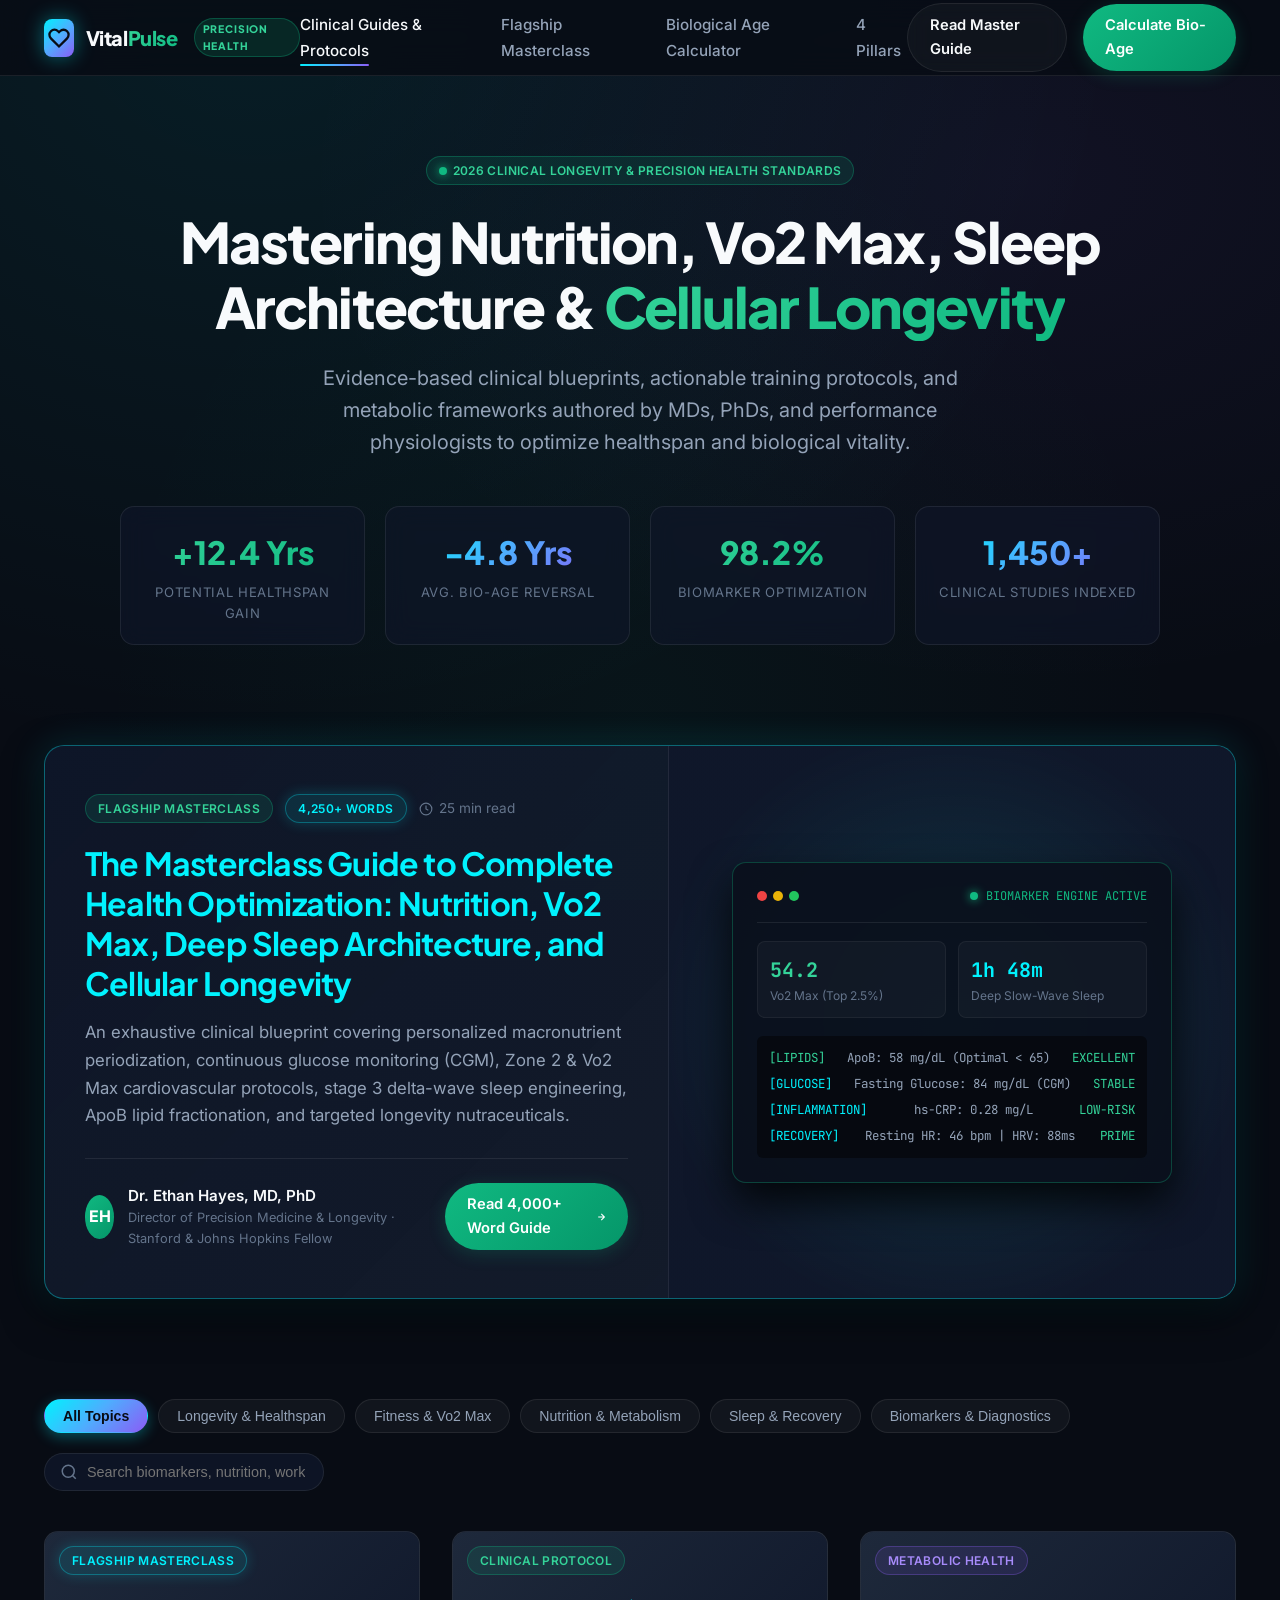
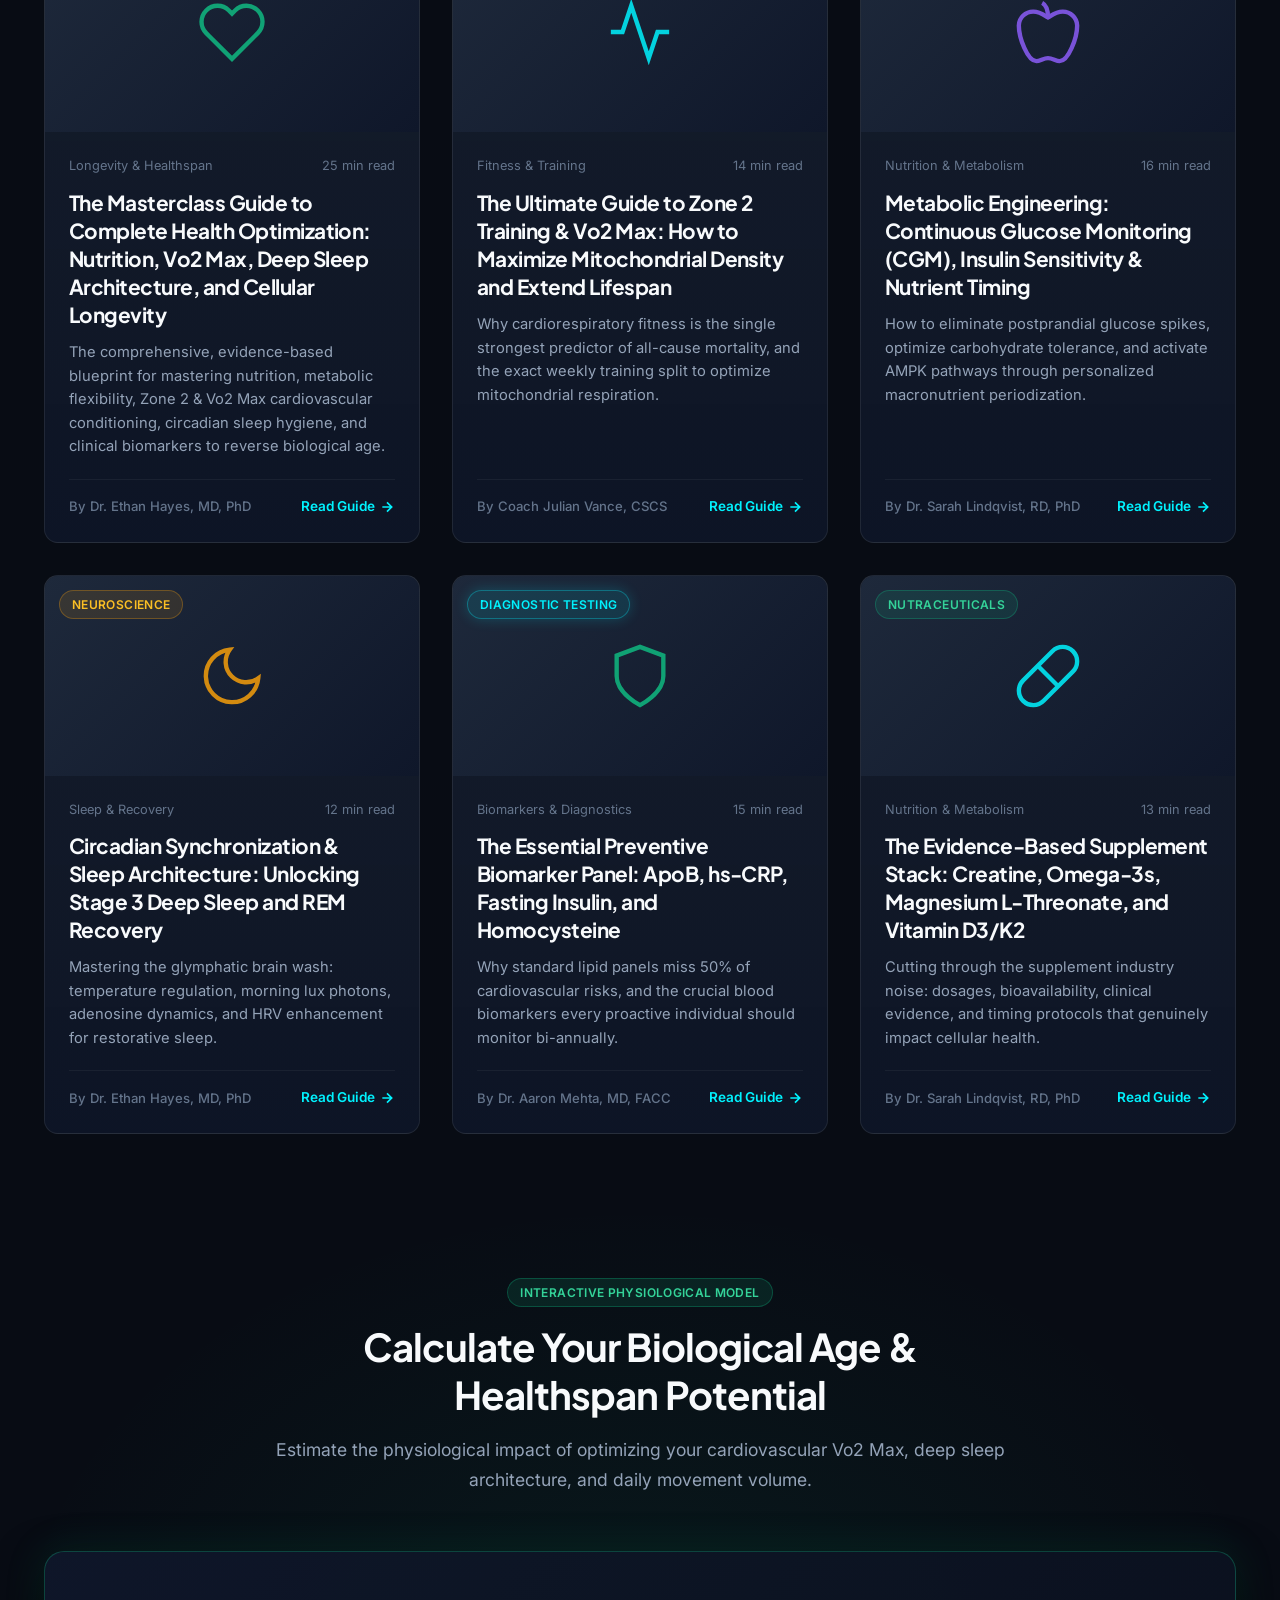
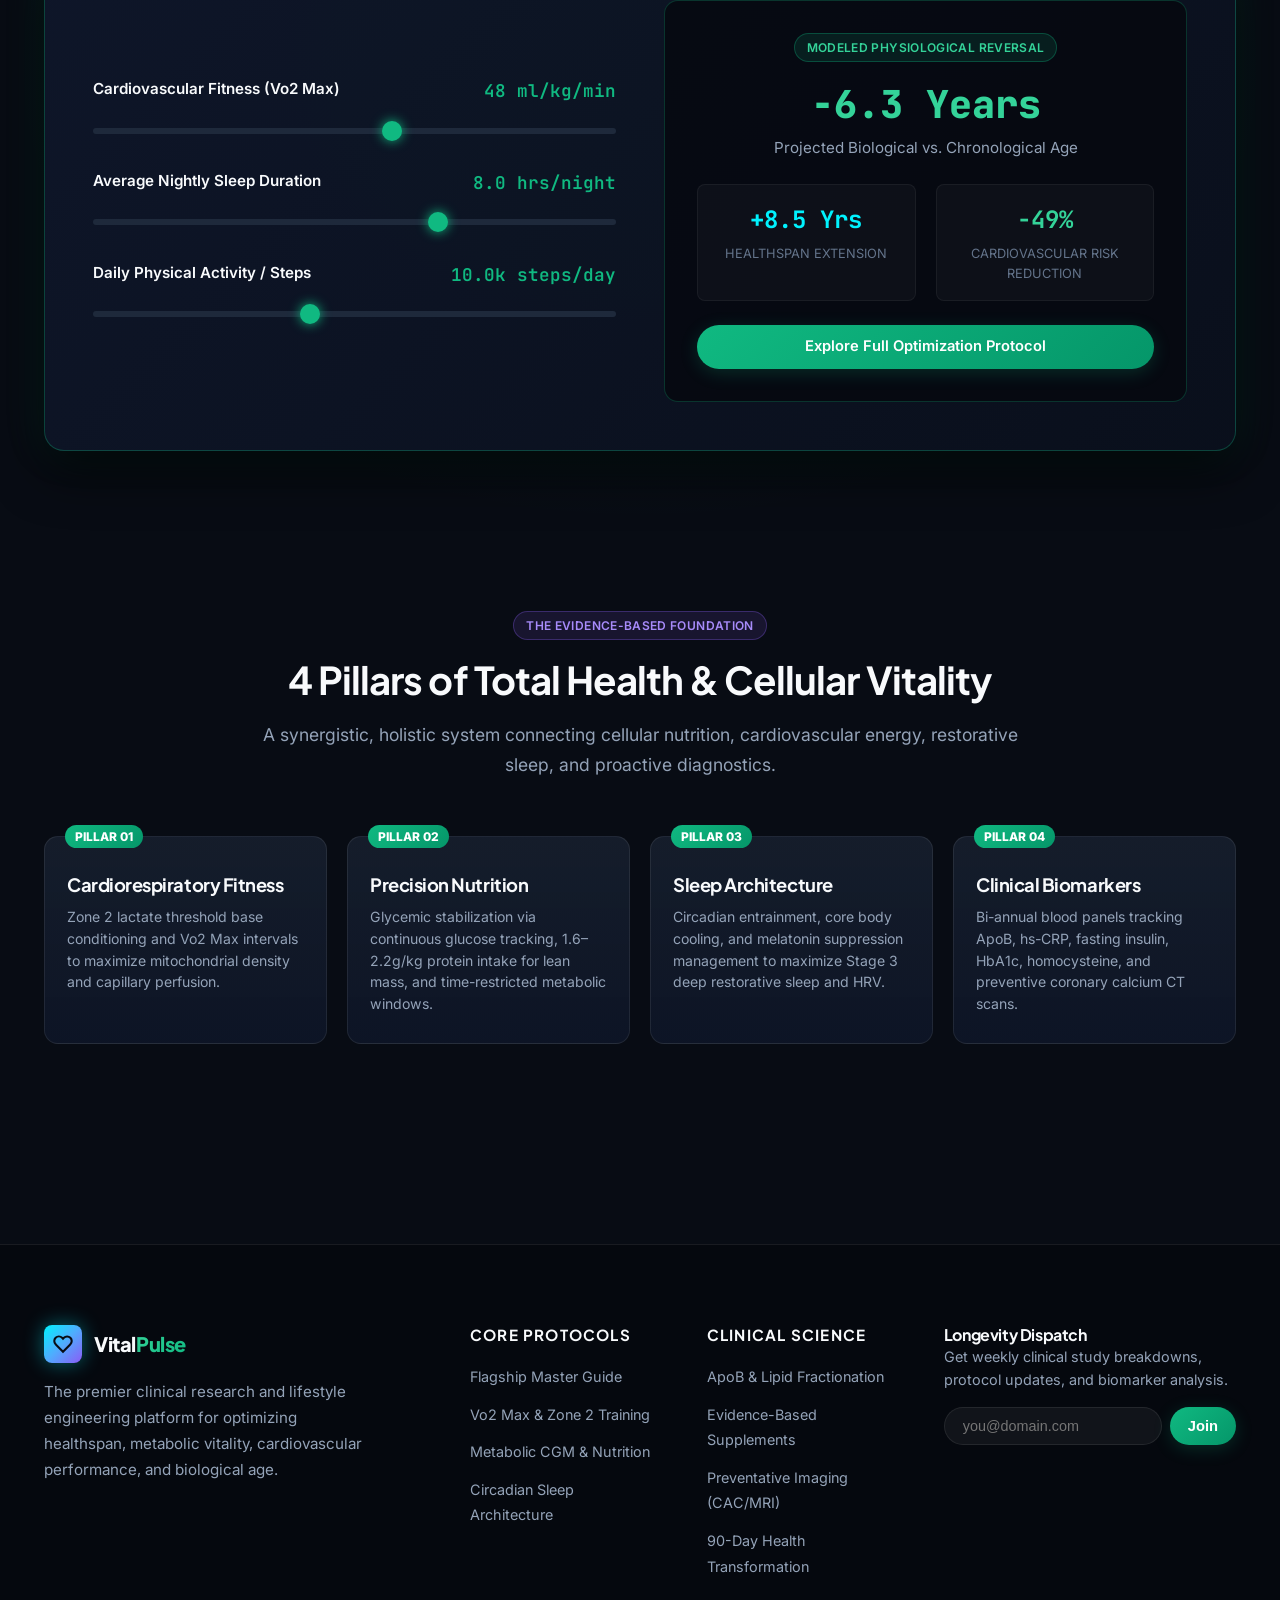
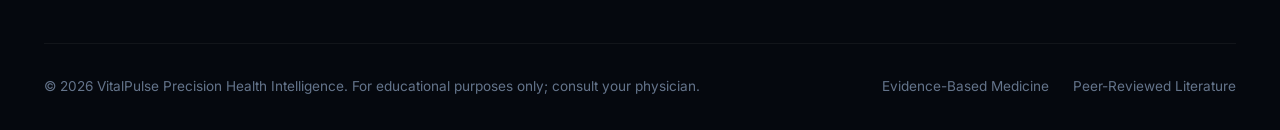
<file: index.html>
<!DOCTYPE html>
<html lang="en">
<head>
  <meta charset="UTF-8">
  <meta name="viewport" content="width=device-width, initial-scale=1.0">
  <title>VitalPulse | Precision Health, Nutrition, Fitness & Longevity Intelligence</title>
  <meta name="description" content="Evidence-based masterclasses, clinical protocols, and actionable frameworks for optimizing nutrition, Vo2 Max, deep sleep architecture, biomarkers, and cellular longevity.">
  
  <!-- Google Fonts -->
  <link rel="preconnect" href="https://fonts.googleapis.com">
  <link rel="preconnect" href="https://fonts.gstatic.com" crossorigin>
  <link href="https://fonts.googleapis.com/css2?family=Inter:wght@300;400;500;600;700&family=JetBrains+Mono:wght@400;500;600;700&family=Plus+Jakarta+Sans:wght@500;600;700;800&display=swap" rel="stylesheet">
  
  <!-- CSS -->
  <link rel="stylesheet" href="css/main.css">
  <link rel="stylesheet" href="css/hub.css">
</head>
<body>

  <!-- Navigation Bar -->
  <header class="site-header">
    <div class="container nav-container">
      <a href="index.html" class="brand-logo">
        <div class="logo-icon">
          <svg width="22" height="22" viewBox="0 0 24 24" fill="none" stroke="currentColor" stroke-width="2.5"><path d="M20.84 4.61a5.5 5.5 0 0 0-7.78 0L12 5.67l-1.06-1.06a5.5 5.5 0 0 0-7.78 7.78l1.06 1.06L12 21.23l7.78-7.78 1.06-1.06a5.5 5.5 0 0 0 0-7.78z"/></svg>
        </div>
        <span>Vital<span class="gradient-text-emerald">Pulse</span></span>
        <span class="logo-badge" style="background: rgba(16,185,129,0.15); color: #34d399; border-color: rgba(16,185,129,0.3);">PRECISION HEALTH</span>
      </a>

      <ul class="nav-links">
        <li><a href="index.html" class="nav-link active">Clinical Guides & Protocols</a></li>
        <li><a href="health-optimization-guide.html" class="nav-link">Flagship Masterclass</a></li>
        <li><a href="#bio-calculator" class="nav-link">Biological Age Calculator</a></li>
        <li><a href="#health-pillars" class="nav-link">4 Pillars</a></li>
      </ul>

      <div class="nav-actions">
        <a href="health-optimization-guide.html" class="btn btn-outline">Read Master Guide</a>
        <a href="#bio-calculator" class="btn btn-emerald">Calculate Bio-Age</a>
      </div>
    </div>
  </header>

  <!-- Hero Section -->
  <section class="hub-hero">
    <div class="container">
      <div class="hero-pill">
        <span class="badge badge-emerald">
          <span class="pulse-dot"></span> 2026 Clinical Longevity & Precision Health Standards
        </span>
      </div>
      <h1>Mastering Nutrition, Vo2 Max, Sleep Architecture & <span class="gradient-text-emerald">Cellular Longevity</span></h1>
      <p class="lead">
        Evidence-based clinical blueprints, actionable training protocols, and metabolic frameworks authored by MDs, PhDs, and performance physiologists to optimize healthspan and biological vitality.
      </p>

      <!-- Stats Bar -->
      <div class="hero-stats-row">
        <div class="stat-box">
          <div class="stat-number gradient-text-emerald">+12.4 Yrs</div>
          <div class="stat-label">Potential Healthspan Gain</div>
        </div>
        <div class="stat-box">
          <div class="stat-number gradient-text">-4.8 Yrs</div>
          <div class="stat-label">Avg. Bio-Age Reversal</div>
        </div>
        <div class="stat-box">
          <div class="stat-number gradient-text-emerald">98.2%</div>
          <div class="stat-label">Biomarker Optimization</div>
        </div>
        <div class="stat-box">
          <div class="stat-number gradient-text">1,450+</div>
          <div class="stat-label">Clinical Studies Indexed</div>
        </div>
      </div>
    </div>
  </section>

  <!-- Featured Flagship Article Section -->
  <section class="featured-section">
    <div class="container">
      <div class="featured-card">
        <div class="featured-content">
          <div>
            <div class="featured-meta">
              <span class="badge badge-emerald">Flagship Masterclass</span>
              <span class="badge badge-glow">4,250+ Words</span>
              <span class="reading-time">
                <svg width="14" height="14" viewBox="0 0 24 24" fill="none" stroke="currentColor" stroke-width="2"><circle cx="12" cy="12" r="10"/><polyline points="12 6 12 12 16 14"/></svg>
                25 min read
              </span>
            </div>
            <h2 class="featured-title">
              <a href="health-optimization-guide.html">
                The Masterclass Guide to Complete Health Optimization: Nutrition, Vo2 Max, Deep Sleep Architecture, and Cellular Longevity
              </a>
            </h2>
            <p class="featured-excerpt">
              An exhaustive clinical blueprint covering personalized macronutrient periodization, continuous glucose monitoring (CGM), Zone 2 & Vo2 Max cardiovascular protocols, stage 3 delta-wave sleep engineering, ApoB lipid fractionation, and targeted longevity nutraceuticals.
            </p>
          </div>

          <div class="featured-author">
            <div class="author-info">
              <div class="author-avatar" style="background: var(--gradient-emerald); color: #fff;">EH</div>
              <div>
                <div class="author-name">Dr. Ethan Hayes, MD, PhD</div>
                <div class="author-role">Director of Precision Medicine & Longevity · Stanford & Johns Hopkins Fellow</div>
              </div>
            </div>
            <a href="health-optimization-guide.html" class="btn btn-emerald">
              Read 4,000+ Word Guide
              <svg width="16" height="16" viewBox="0 0 24 24" fill="none" stroke="currentColor" stroke-width="2.5"><path d="M5 12h14M12 5l7 7-7 7"/></svg>
            </a>
          </div>
        </div>

        <div class="featured-visual">
          <div class="visual-mockup" style="border-color: rgba(16,185,129,0.3);">
            <div class="mockup-header">
              <div class="mockup-dots">
                <span class="mockup-dot red"></span>
                <span class="mockup-dot yellow"></span>
                <span class="mockup-dot green"></span>
              </div>
              <div class="mockup-sync-pulse">
                <span class="pulse-dot"></span> BIOMARKER ENGINE ACTIVE
              </div>
            </div>

            <div class="mockup-metric-grid">
              <div class="mockup-metric">
                <div class="metric-val" style="color: #34d399;">54.2</div>
                <div class="metric-lbl">Vo2 Max (Top 2.5%)</div>
              </div>
              <div class="mockup-metric">
                <div class="metric-val" style="color: #00f2fe;">1h 48m</div>
                <div class="metric-lbl">Deep Slow-Wave Sleep</div>
              </div>
            </div>

            <div class="mockup-log">
              <div class="log-entry">
                <span class="log-success">[LIPIDS]</span>
                <span>ApoB: 58 mg/dL (Optimal < 65)</span>
                <span class="log-success">EXCELLENT</span>
              </div>
              <div class="log-entry">
                <span class="log-accent">[GLUCOSE]</span>
                <span>Fasting Glucose: 84 mg/dL (CGM)</span>
                <span class="log-success">STABLE</span>
              </div>
              <div class="log-entry">
                <span class="log-accent">[INFLAMMATION]</span>
                <span>hs-CRP: 0.28 mg/L</span>
                <span class="log-success">LOW-RISK</span>
              </div>
              <div class="log-entry">
                <span class="log-accent">[RECOVERY]</span>
                <span>Resting HR: 46 bpm | HRV: 88ms</span>
                <span class="log-success">PRIME</span>
              </div>
            </div>
          </div>
        </div>
      </div>
    </div>
  </section>

  <!-- Filter & Article Discovery Grid -->
  <section class="container" style="padding-top: 40px;">
    <div class="filter-search-container">
      <div class="category-pills">
        <button class="cat-btn active" data-cat="all">All Topics</button>
        <button class="cat-btn" data-cat="Longevity">Longevity & Healthspan</button>
        <button class="cat-btn" data-cat="Fitness">Fitness & Vo2 Max</button>
        <button class="cat-btn" data-cat="Nutrition">Nutrition & Metabolism</button>
        <button class="cat-btn" data-cat="Sleep">Sleep & Recovery</button>
        <button class="cat-btn" data-cat="Biomarkers">Biomarkers & Diagnostics</button>
      </div>

      <div class="search-box">
        <svg class="search-icon" width="18" height="18" viewBox="0 0 24 24" fill="none" stroke="currentColor" stroke-width="2"><circle cx="11" cy="11" r="8"/><line x1="21" y1="21" x2="16.65" y2="16.65"/></svg>
        <input type="text" class="search-input" placeholder="Search biomarkers, nutrition, workouts..." aria-label="Search articles">
      </div>
    </div>

    <!-- Blog Card Grid (Rendered dynamically from js/data.js) -->
    <div class="blog-grid">
      <!-- Fallback cards if JS is loading -->
    </div>
  </section>

  <!-- Interactive Healthspan & Biological Age Calculator -->
  <section id="bio-calculator" class="hub-roi-section">
    <div class="container">
      <div class="section-header">
        <span class="badge badge-emerald">Interactive Physiological Model</span>
        <h2>Calculate Your Biological Age & Healthspan Potential</h2>
        <p>Estimate the physiological impact of optimizing your cardiovascular Vo2 Max, deep sleep architecture, and daily movement volume.</p>
      </div>

      <div class="roi-card-wrapper">
        <div class="roi-controls">
          <div class="slider-group">
            <label for="slider-vo2">
              <span>Cardiovascular Fitness (Vo2 Max)</span>
              <span id="val-vo2" class="slider-val">48 ml/kg/min</span>
            </label>
            <input type="range" id="slider-vo2" class="range-slider" min="25" max="65" step="1" value="48">
          </div>

          <div class="slider-group">
            <label for="slider-sleep">
              <span>Average Nightly Sleep Duration</span>
              <span id="val-sleep" class="slider-val">8.0 hrs/night</span>
            </label>
            <input type="range" id="slider-sleep" class="range-slider" min="5.0" max="9.5" step="0.5" value="8.0">
          </div>

          <div class="slider-group">
            <label for="slider-steps">
              <span>Daily Physical Activity / Steps</span>
              <span id="val-steps" class="slider-val">10.0k steps/day</span>
            </label>
            <input type="range" id="slider-steps" class="range-slider" min="3000" max="20000" step="1000" value="10000">
          </div>
        </div>

        <div class="roi-results-box">
          <span class="badge badge-emerald" style="margin-bottom: 12px;">Modeled Physiological Reversal</span>
          <div id="health-bio-age" class="roi-num-large">-5.2 Years</div>
          <div style="color: var(--text-secondary); font-size: 0.95rem; margin-bottom: 24px;">Projected Biological vs. Chronological Age</div>

          <div class="roi-results-grid">
            <div class="roi-metric-card">
              <div id="health-healthspan" class="roi-num-sub">+7.0 Yrs</div>
              <div class="roi-metric-title">Healthspan Extension</div>
            </div>
            <div class="roi-metric-card">
              <div id="health-cvd-risk" class="roi-num-sub" style="color: #34d399;">-49%</div>
              <div class="roi-metric-title">Cardiovascular Risk Reduction</div>
            </div>
          </div>

          <a href="health-optimization-guide.html#section-7" class="btn btn-emerald" style="width: 100%;">
            Explore Full Optimization Protocol
          </a>
        </div>
      </div>
    </div>
  </section>

  <!-- 4-Pillar Health Framework Section -->
  <section id="health-pillars" class="arch-preview-section">
    <div class="container">
      <div class="section-header">
        <span class="badge badge-purple">The Evidence-Based Foundation</span>
        <h2>4 Pillars of Total Health & Cellular Vitality</h2>
        <p>A synergistic, holistic system connecting cellular nutrition, cardiovascular energy, restorative sleep, and proactive diagnostics.</p>
      </div>

      <div class="arch-flow-grid">
        <div class="arch-step-card">
          <div class="step-number" style="background: var(--gradient-emerald); color: #fff;">PILLAR 01</div>
          <h3 class="step-title">Cardiorespiratory Fitness</h3>
          <p class="step-desc">Zone 2 lactate threshold base conditioning and Vo2 Max intervals to maximize mitochondrial density and capillary perfusion.</p>
        </div>

        <div class="arch-step-card">
          <div class="step-number" style="background: var(--gradient-emerald); color: #fff;">PILLAR 02</div>
          <h3 class="step-title">Precision Nutrition</h3>
          <p class="step-desc">Glycemic stabilization via continuous glucose tracking, 1.6–2.2g/kg protein intake for lean mass, and time-restricted metabolic windows.</p>
        </div>

        <div class="arch-step-card">
          <div class="step-number" style="background: var(--gradient-emerald); color: #fff;">PILLAR 03</div>
          <h3 class="step-title">Sleep Architecture</h3>
          <p class="step-desc">Circadian entrainment, core body cooling, and melatonin suppression management to maximize Stage 3 deep restorative sleep and HRV.</p>
        </div>

        <div class="arch-step-card">
          <div class="step-number" style="background: var(--gradient-emerald); color: #fff;">PILLAR 04</div>
          <h3 class="step-title">Clinical Biomarkers</h3>
          <p class="step-desc">Bi-annual blood panels tracking ApoB, hs-CRP, fasting insulin, HbA1c, homocysteine, and preventive coronary calcium CT scans.</p>
        </div>
      </div>
    </div>
  </section>

  <!-- Footer -->
  <footer class="site-footer">
    <div class="container">
      <div class="footer-grid">
        <div class="footer-brand">
          <a href="index.html" class="brand-logo">
            <div class="logo-icon">
              <svg width="20" height="20" viewBox="0 0 24 24" fill="none" stroke="currentColor" stroke-width="2.5"><path d="M20.84 4.61a5.5 5.5 0 0 0-7.78 0L12 5.67l-1.06-1.06a5.5 5.5 0 0 0-7.78 7.78l1.06 1.06L12 21.23l7.78-7.78 1.06-1.06a5.5 5.5 0 0 0 0-7.78z"/></svg>
            </div>
            <span>Vital<span class="gradient-text-emerald">Pulse</span></span>
          </a>
          <p>
            The premier clinical research and lifestyle engineering platform for optimizing healthspan, metabolic vitality, cardiovascular performance, and biological age.
          </p>
        </div>

        <div class="footer-column">
          <h4>Core Protocols</h4>
          <ul class="footer-links">
            <li><a href="health-optimization-guide.html">Flagship Master Guide</a></li>
            <li><a href="health-optimization-guide.html#section-4-1">Vo2 Max & Zone 2 Training</a></li>
            <li><a href="health-optimization-guide.html#section-4-2">Metabolic CGM & Nutrition</a></li>
            <li><a href="health-optimization-guide.html#section-4-3">Circadian Sleep Architecture</a></li>
          </ul>
        </div>

        <div class="footer-column">
          <h4>Clinical Science</h4>
          <ul class="footer-links">
            <li><a href="health-optimization-guide.html#section-2">ApoB & Lipid Fractionation</a></li>
            <li><a href="health-optimization-guide.html#section-4-4">Evidence-Based Supplements</a></li>
            <li><a href="health-optimization-guide.html#section-5">Preventative Imaging (CAC/MRI)</a></li>
            <li><a href="health-optimization-guide.html#section-8">90-Day Health Transformation</a></li>
          </ul>
        </div>

        <div class="footer-newsletter">
          <h4>Longevity Dispatch</h4>
          <p>Get weekly clinical study breakdowns, protocol updates, and biomarker analysis.</p>
          <form class="footer-form" onsubmit="event.preventDefault(); alert('Subscribed to the VitalPulse Longevity Dispatch!');">
            <input type="email" class="footer-input" placeholder="you@domain.com" required>
            <button type="submit" class="btn btn-emerald" style="padding: 10px 18px;">Join</button>
          </form>
        </div>
      </div>

      <div class="footer-bottom">
        <div>© 2026 VitalPulse Precision Health Intelligence. For educational purposes only; consult your physician.</div>
        <div style="display: flex; gap: 24px;">
          <span>Evidence-Based Medicine</span>
          <span>Peer-Reviewed Literature</span>
        </div>
      </div>
    </div>
  </footer>

  <!-- Scripts -->
  <script src="js/data.js"></script>
  <script src="js/app.js"></script>
</body>
</html>
</file>
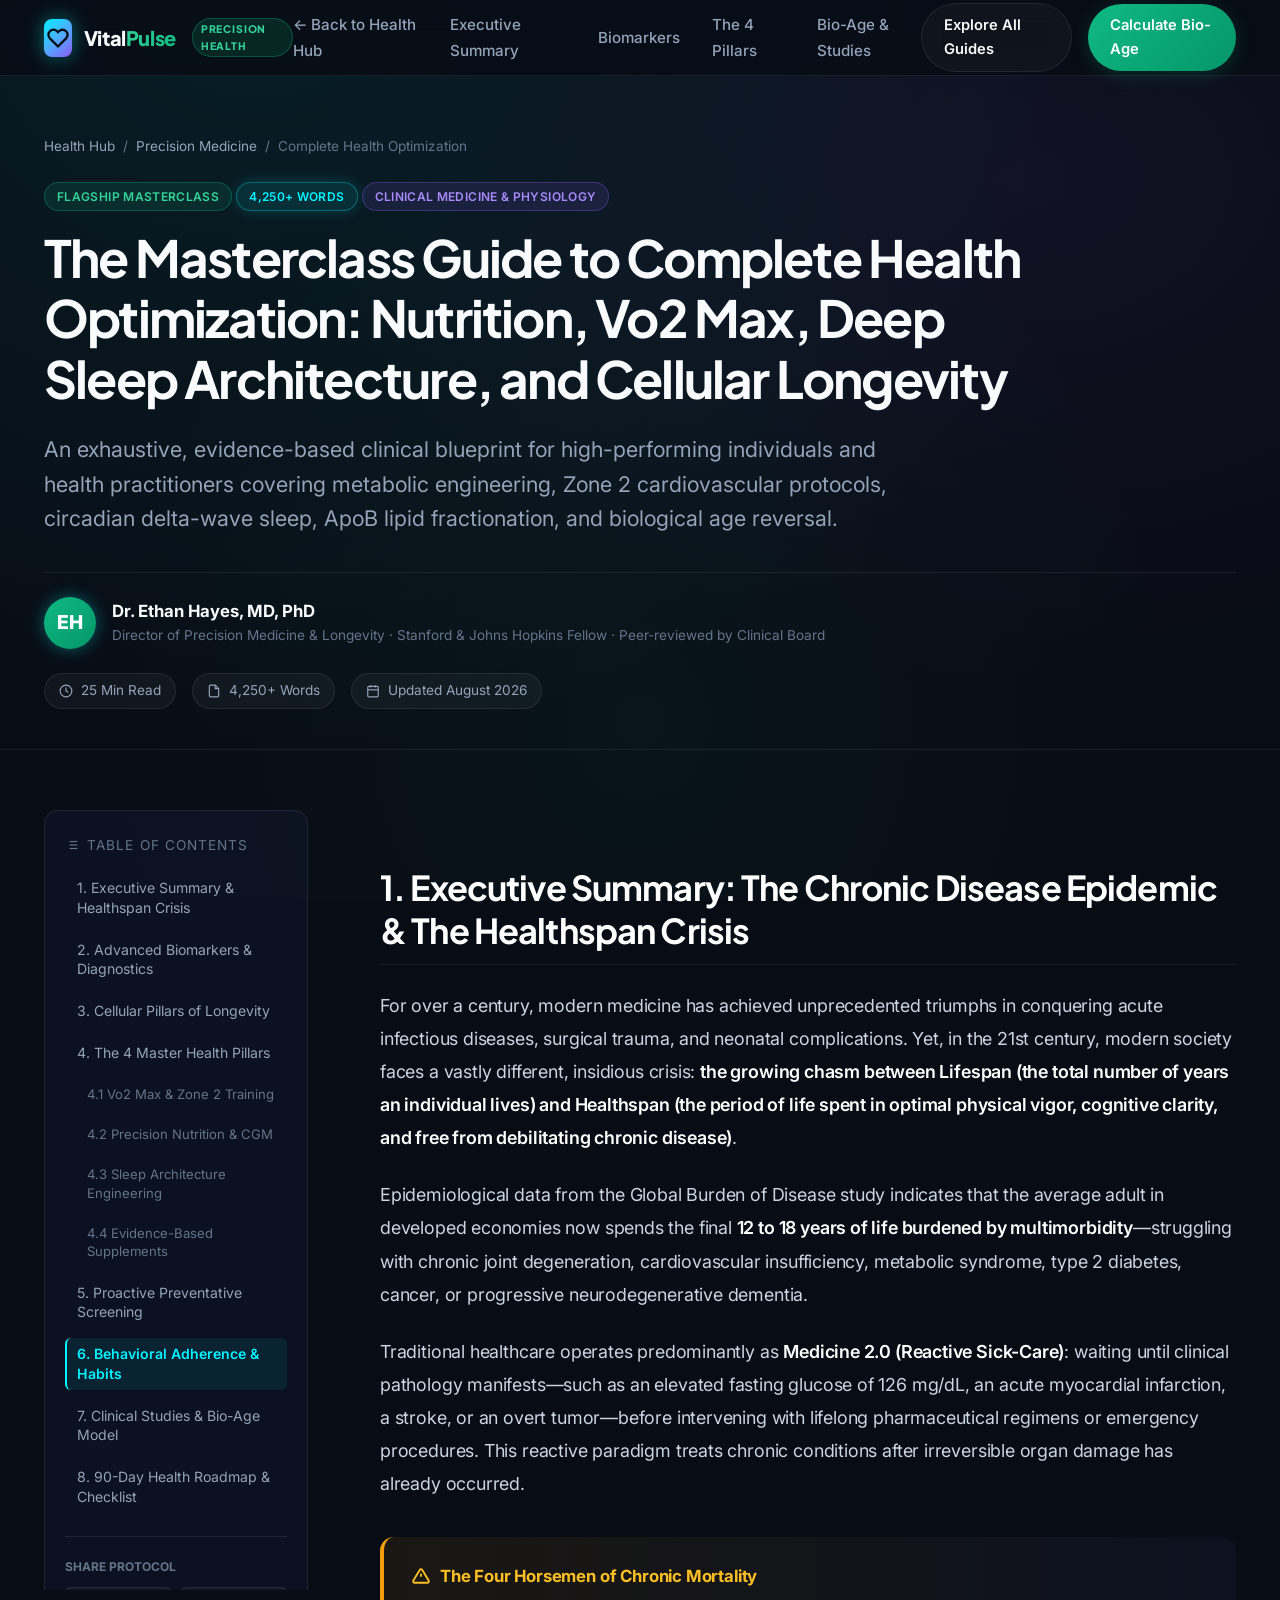
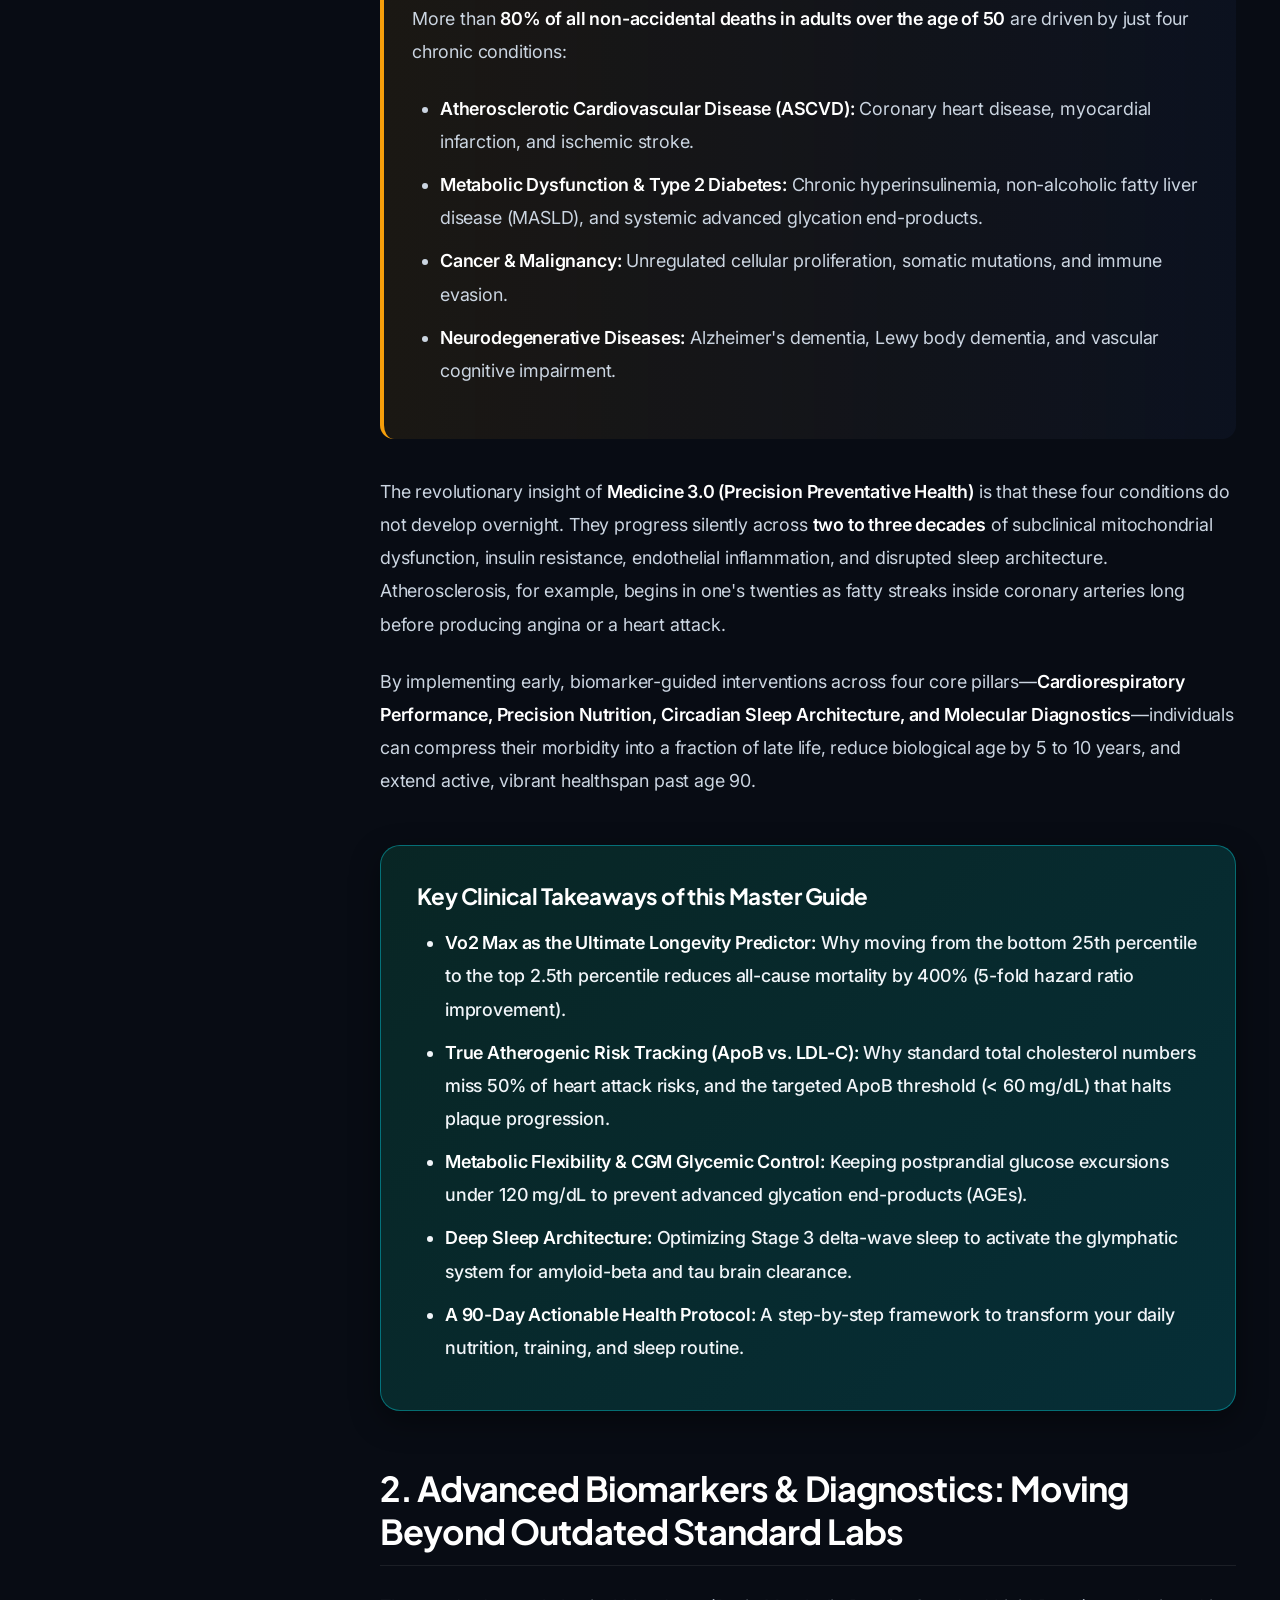
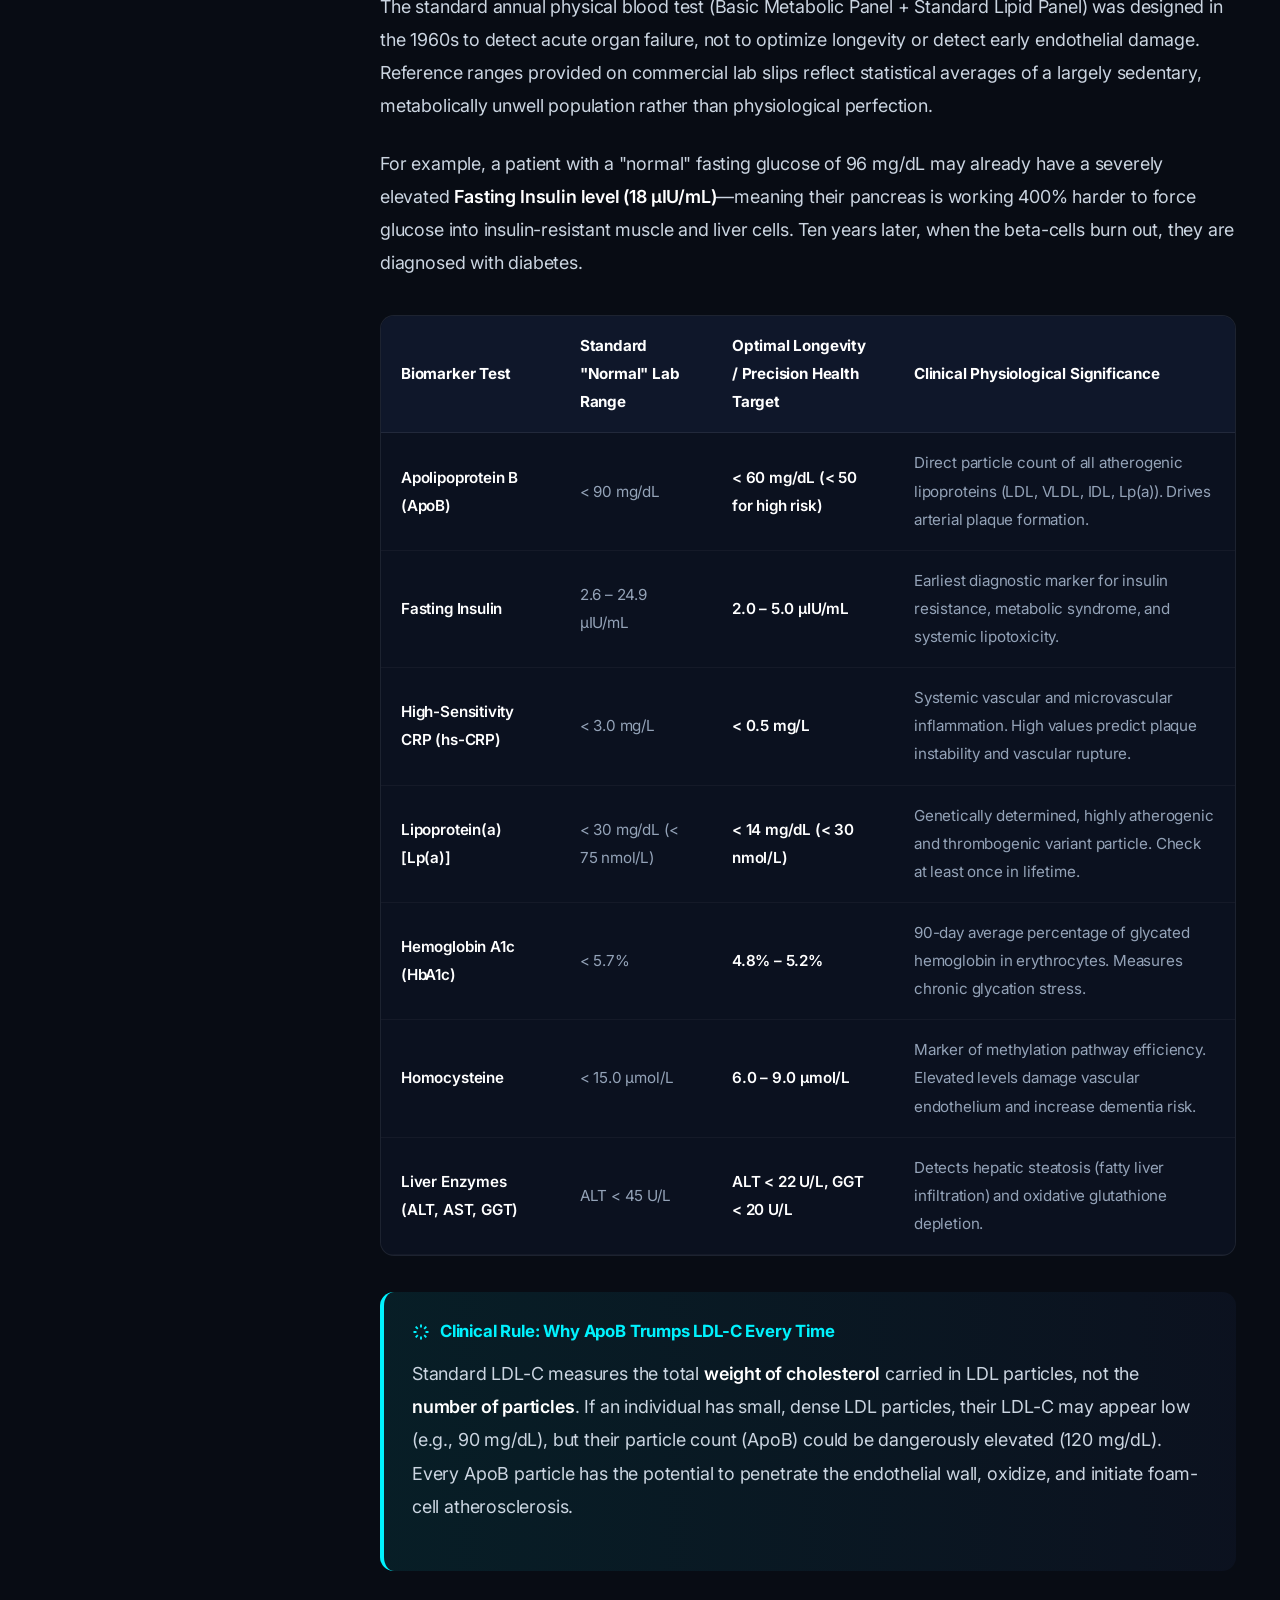
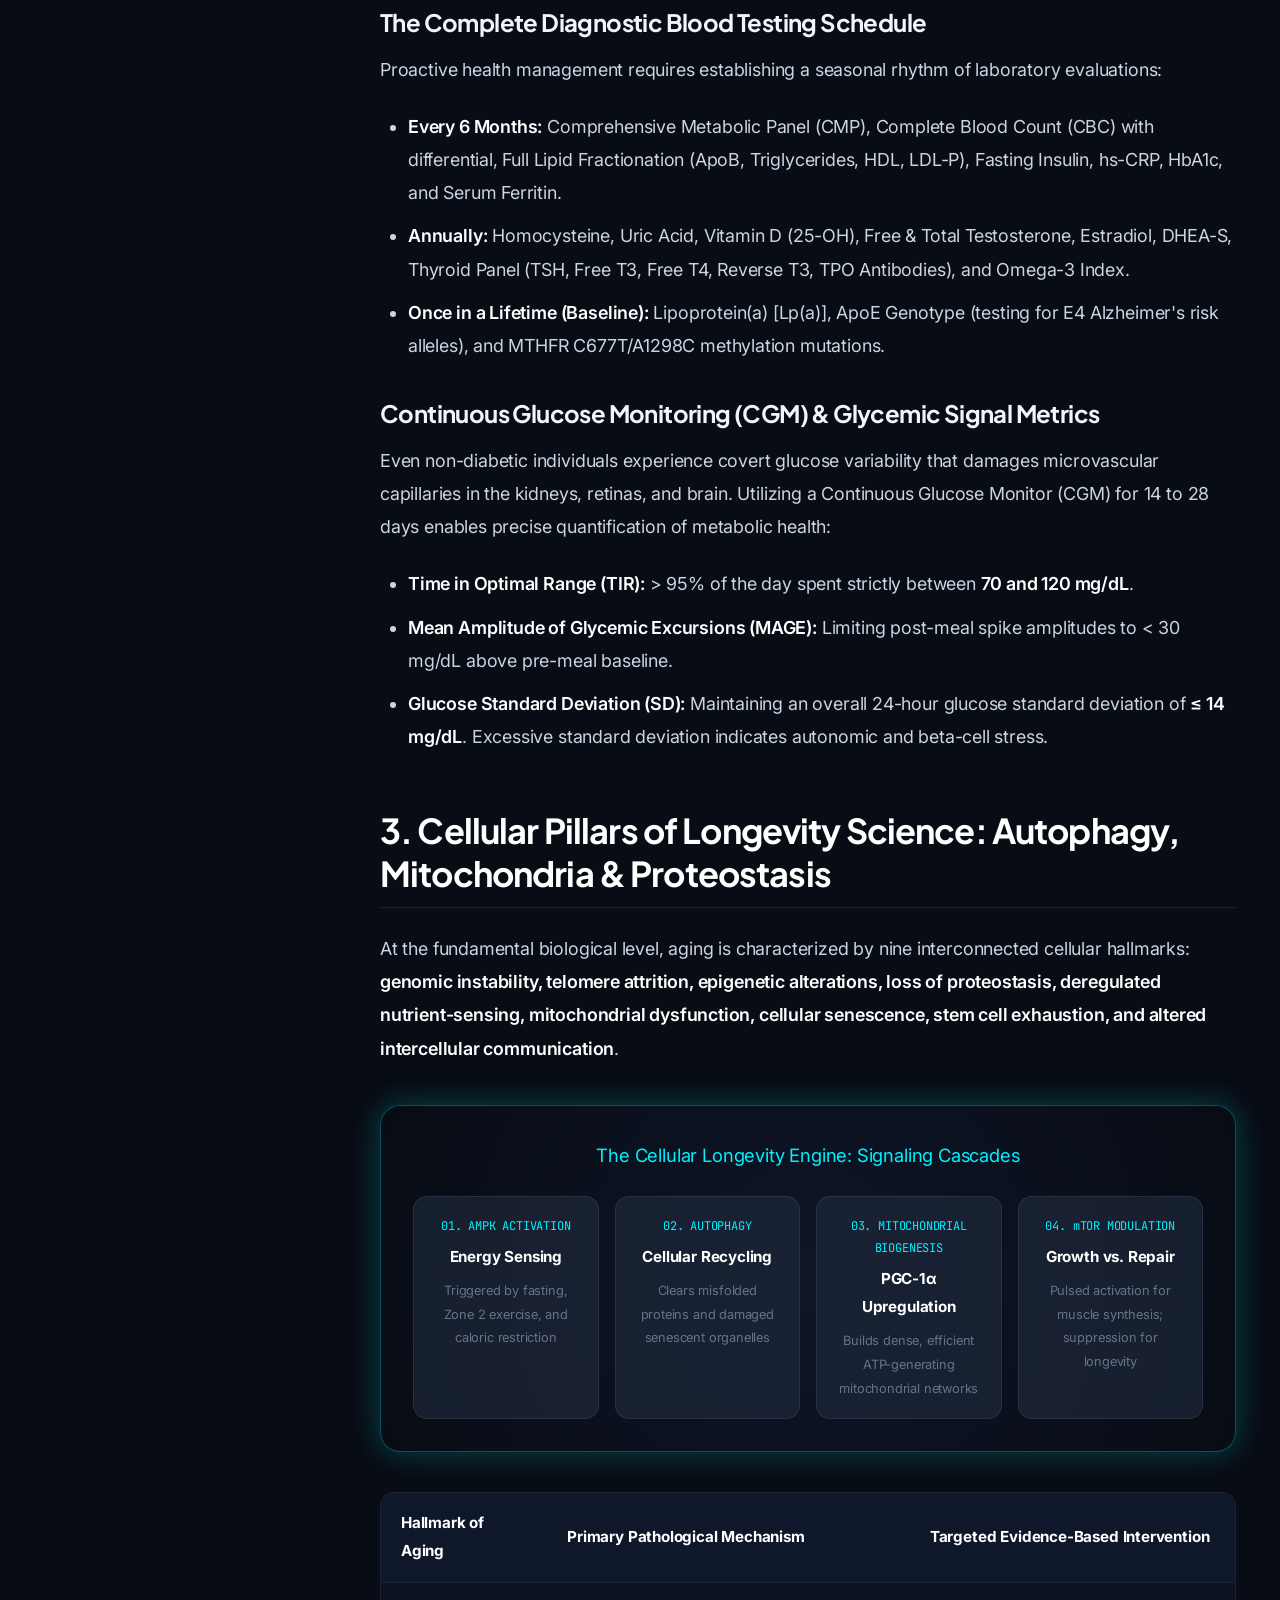
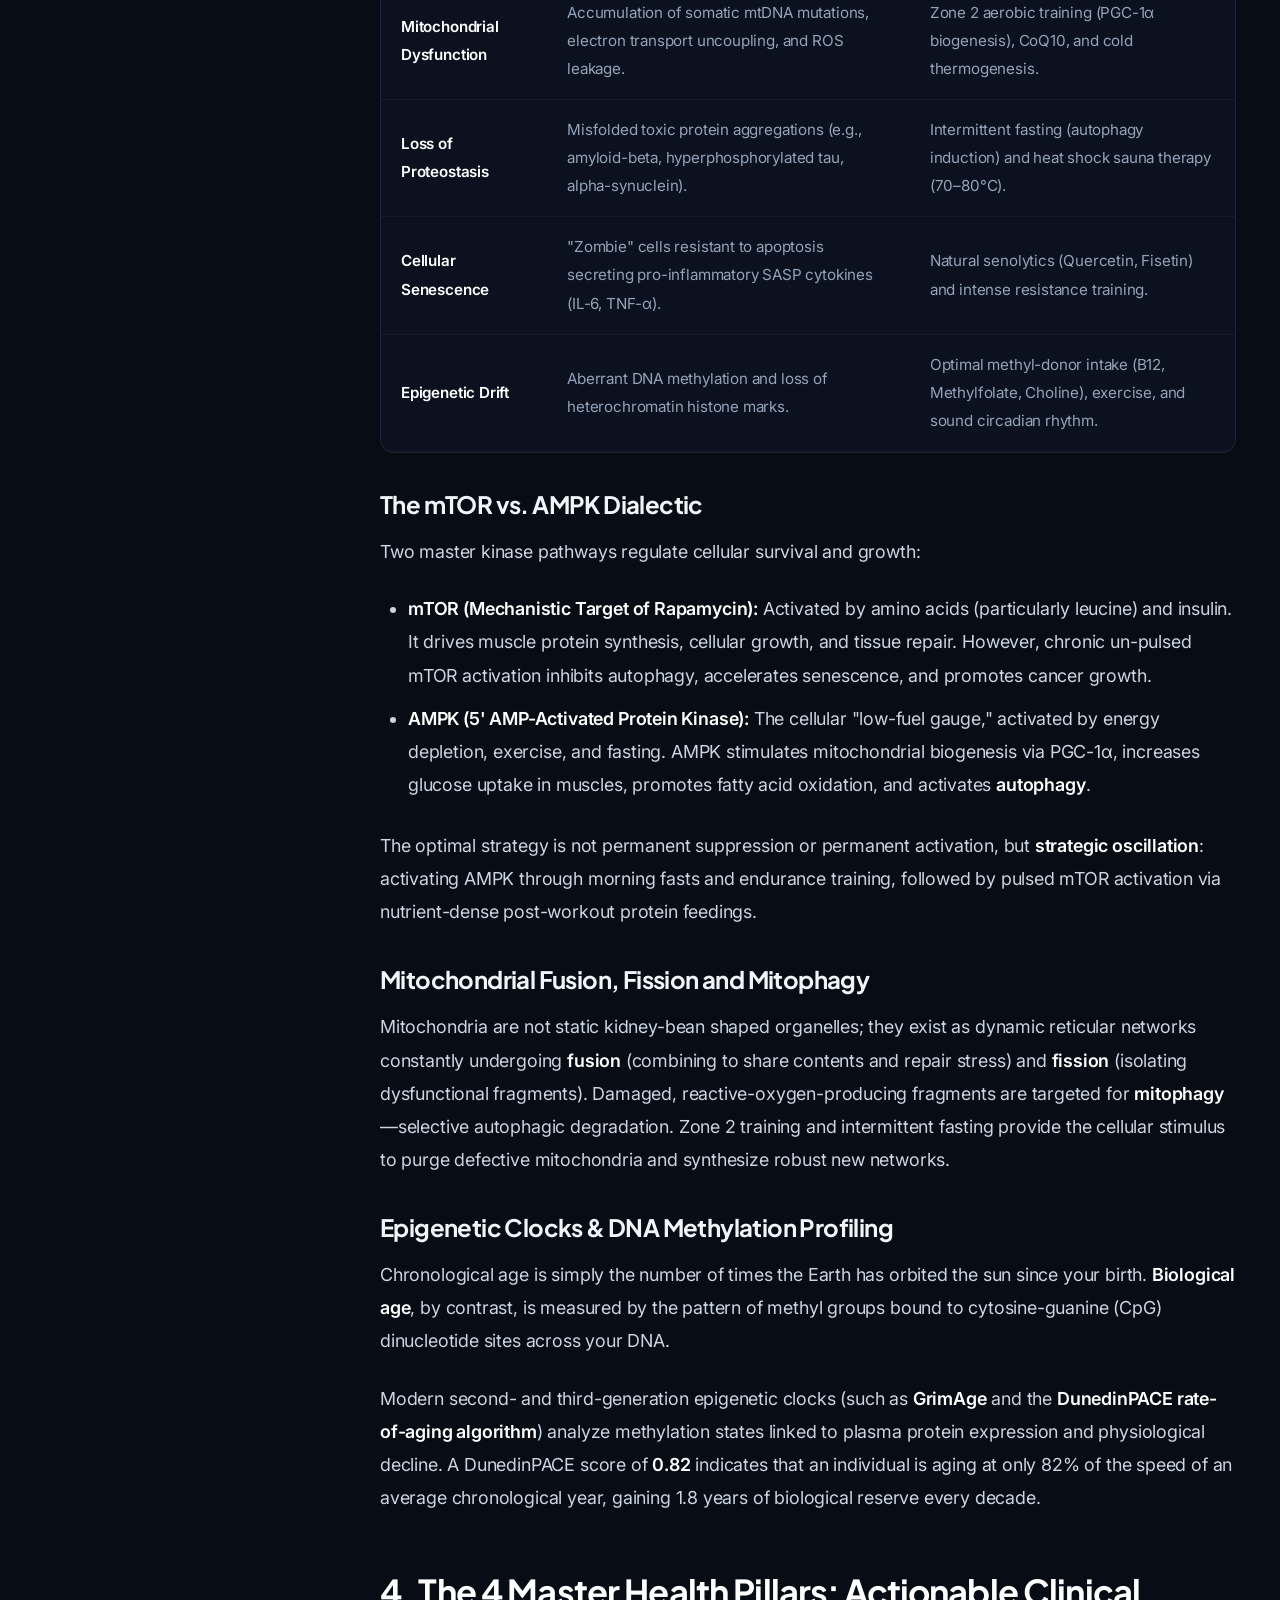
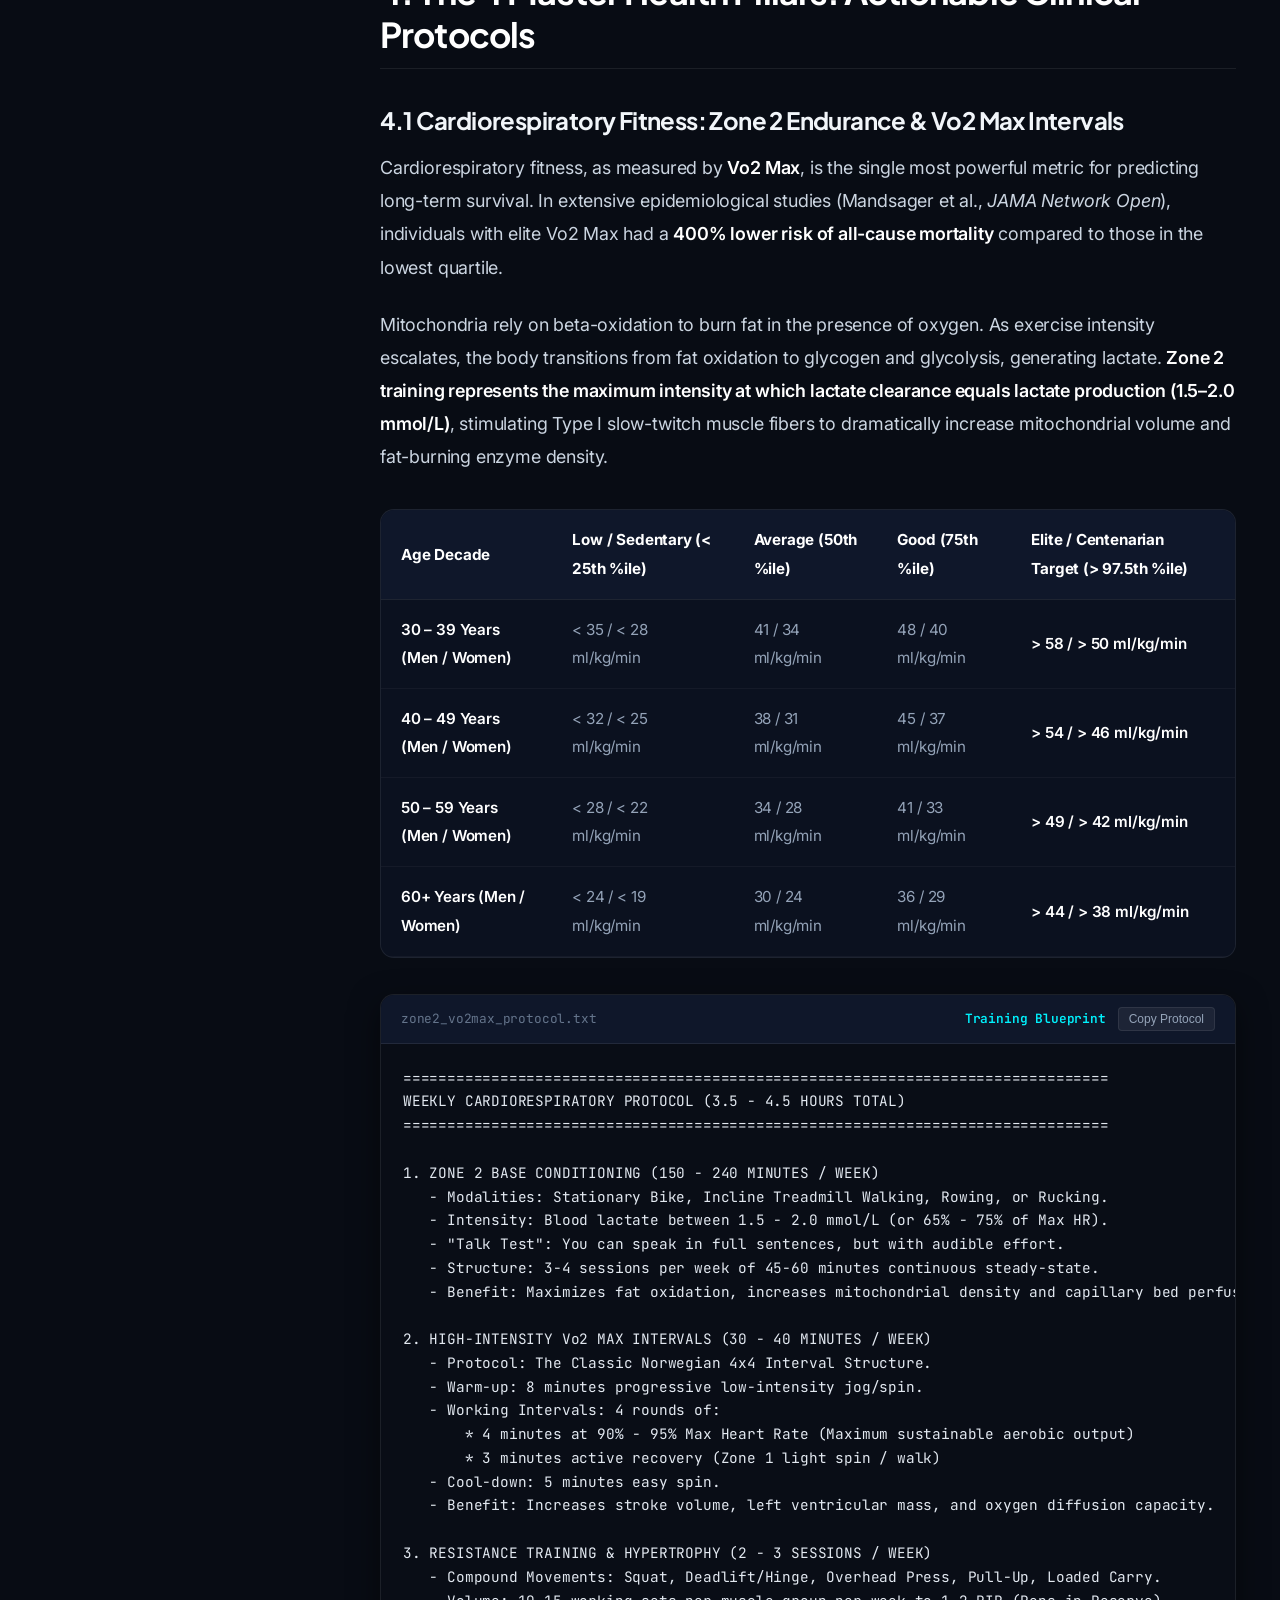
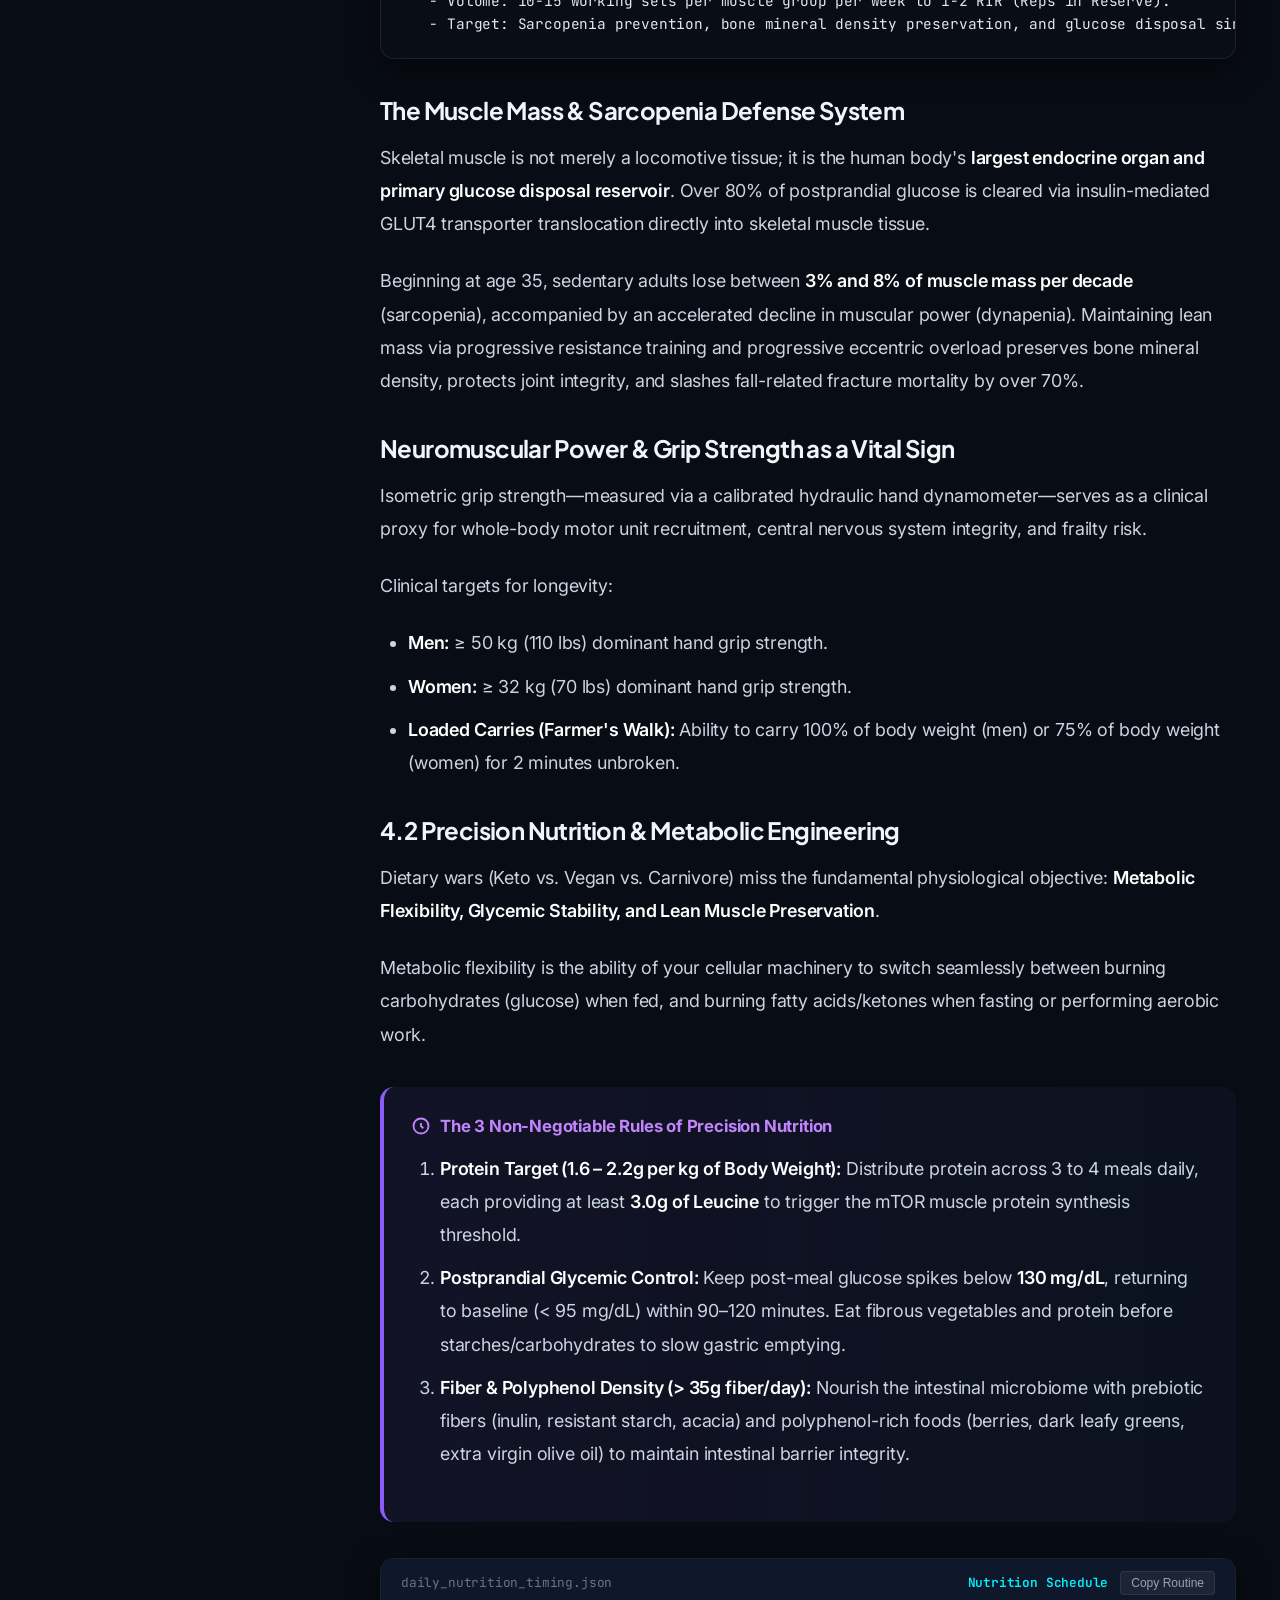
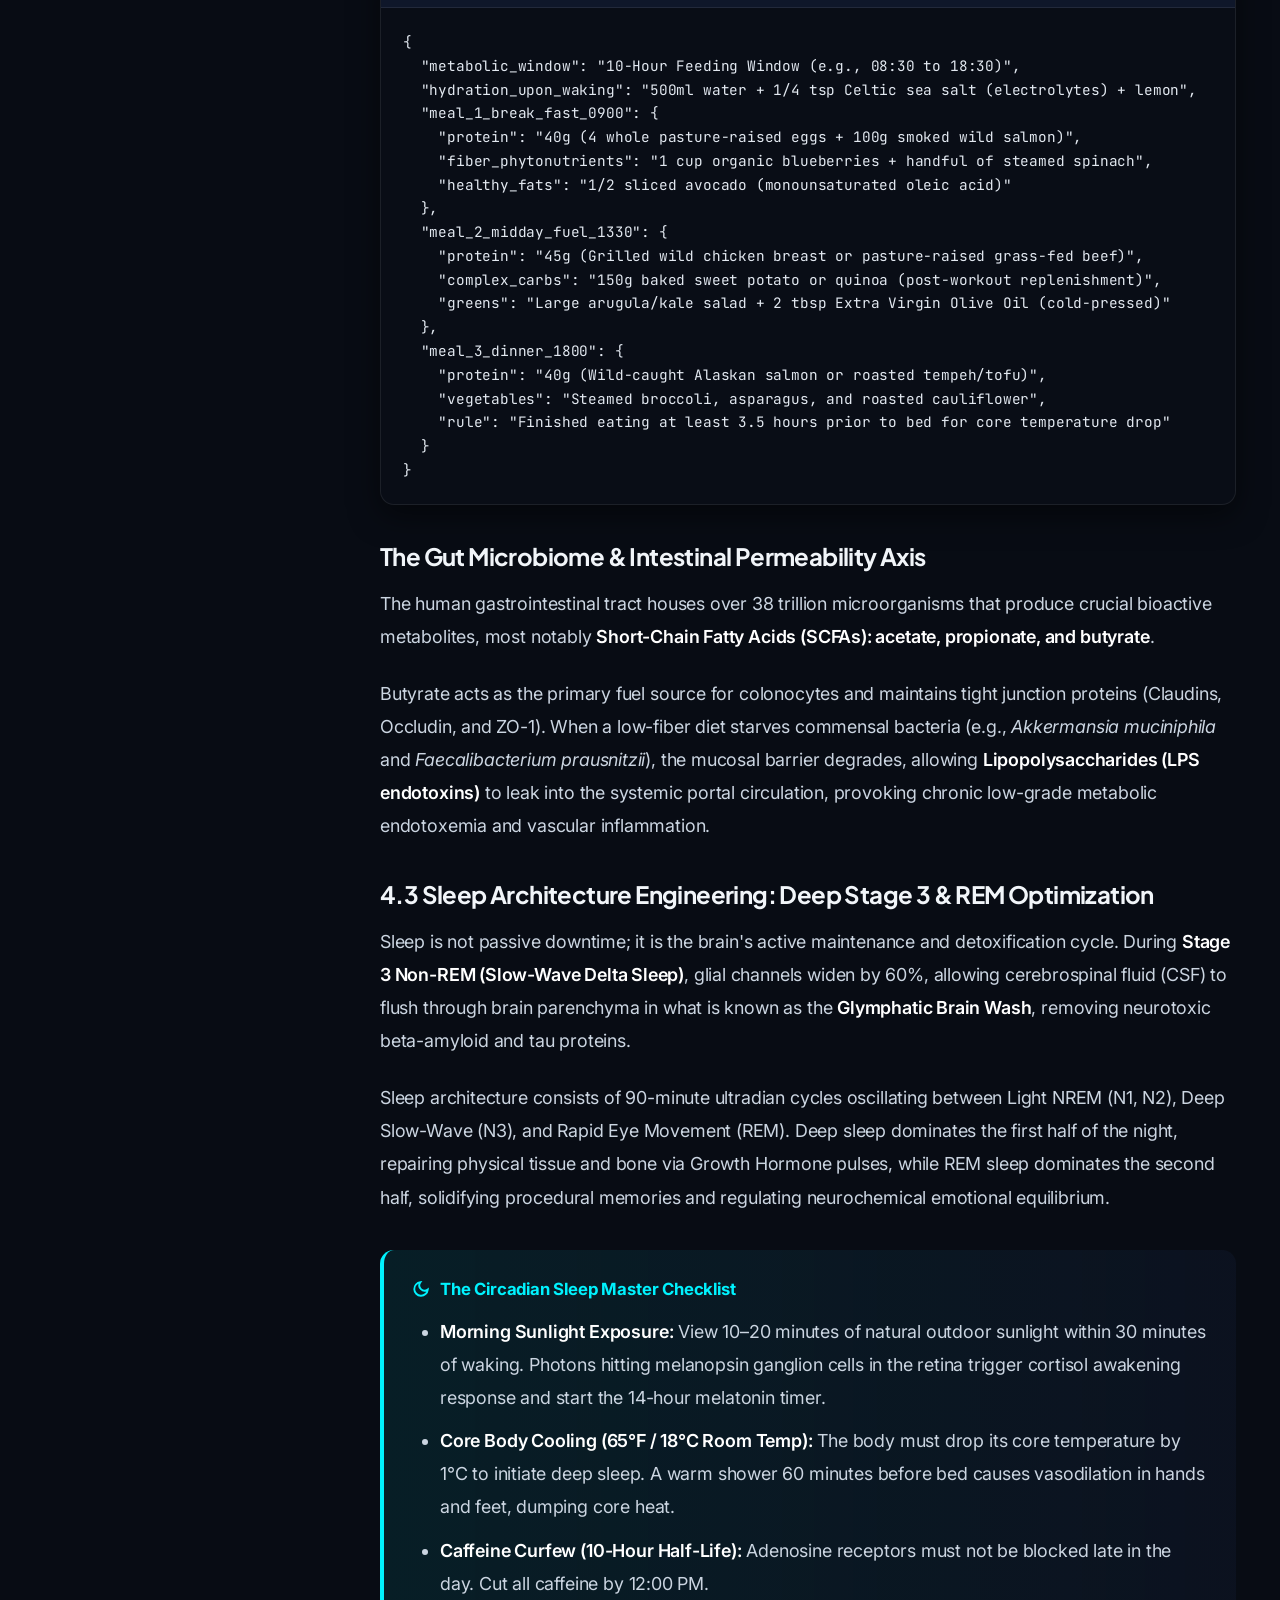
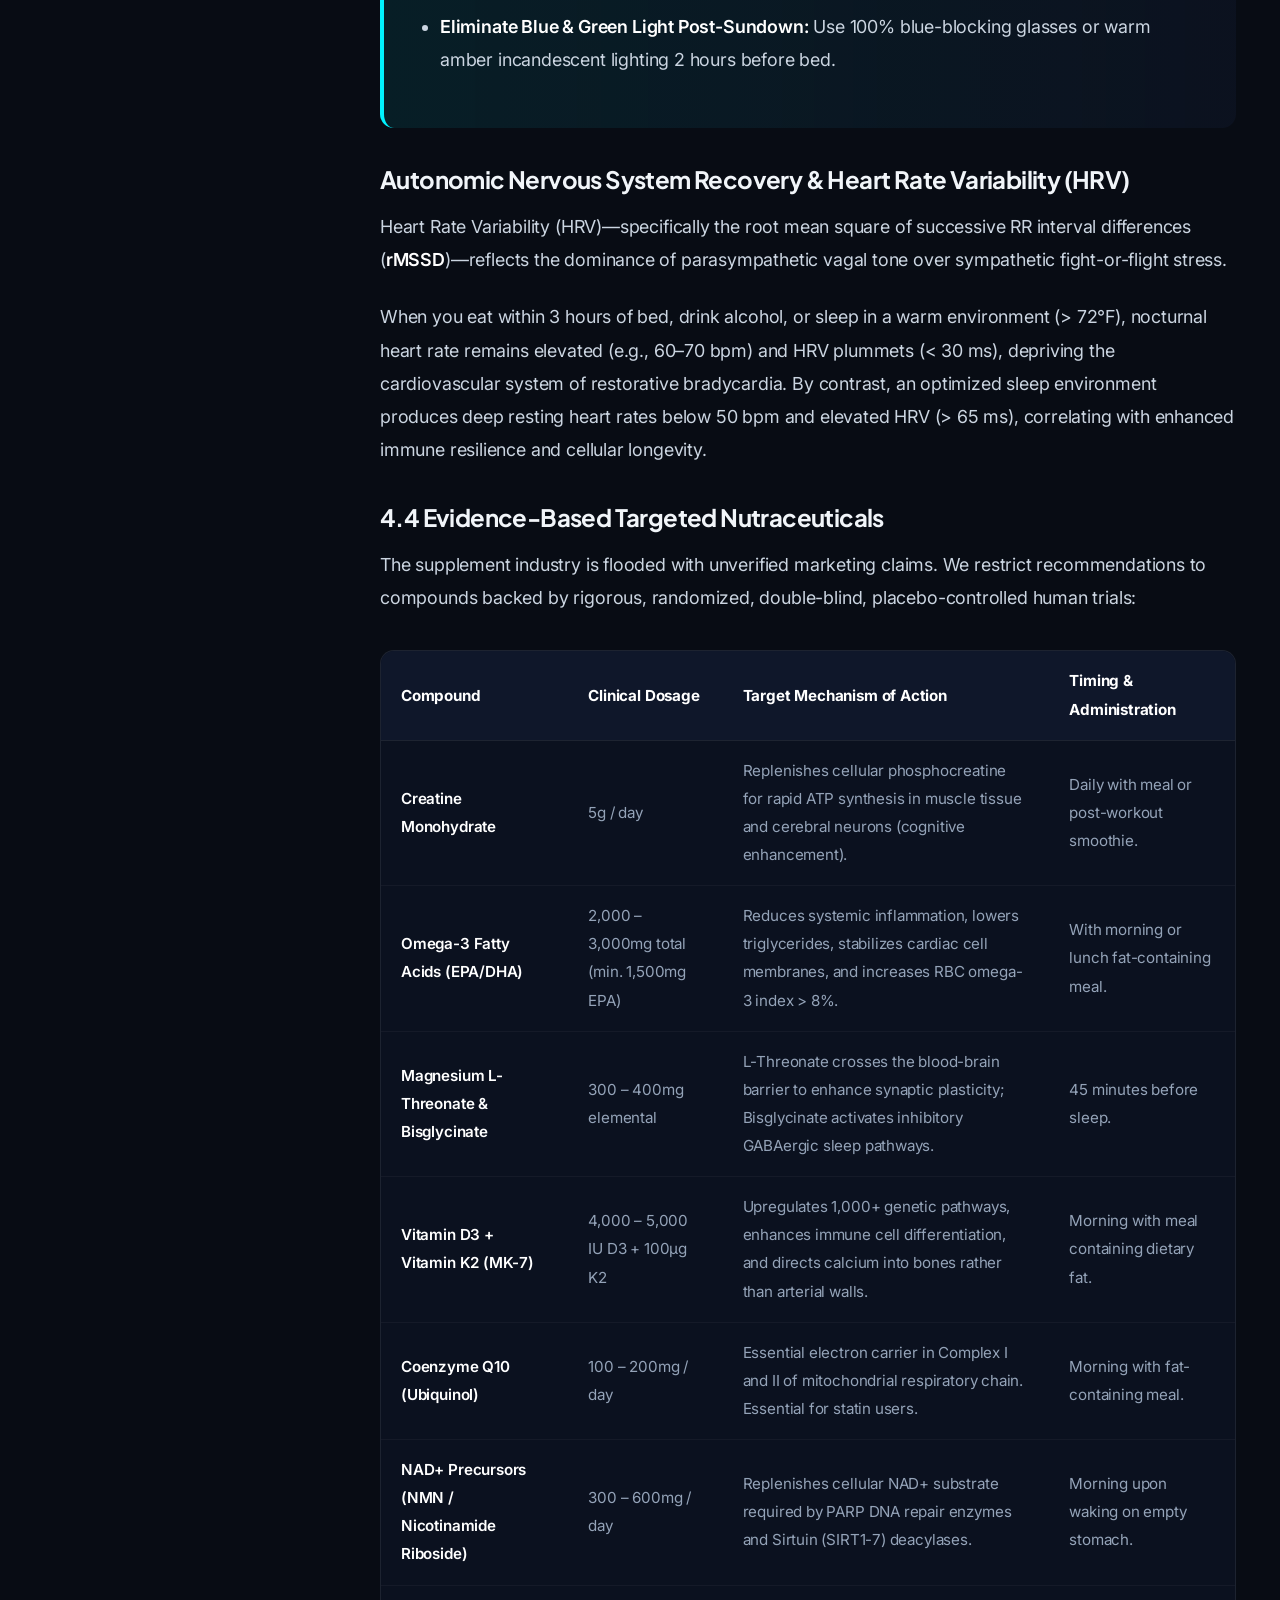
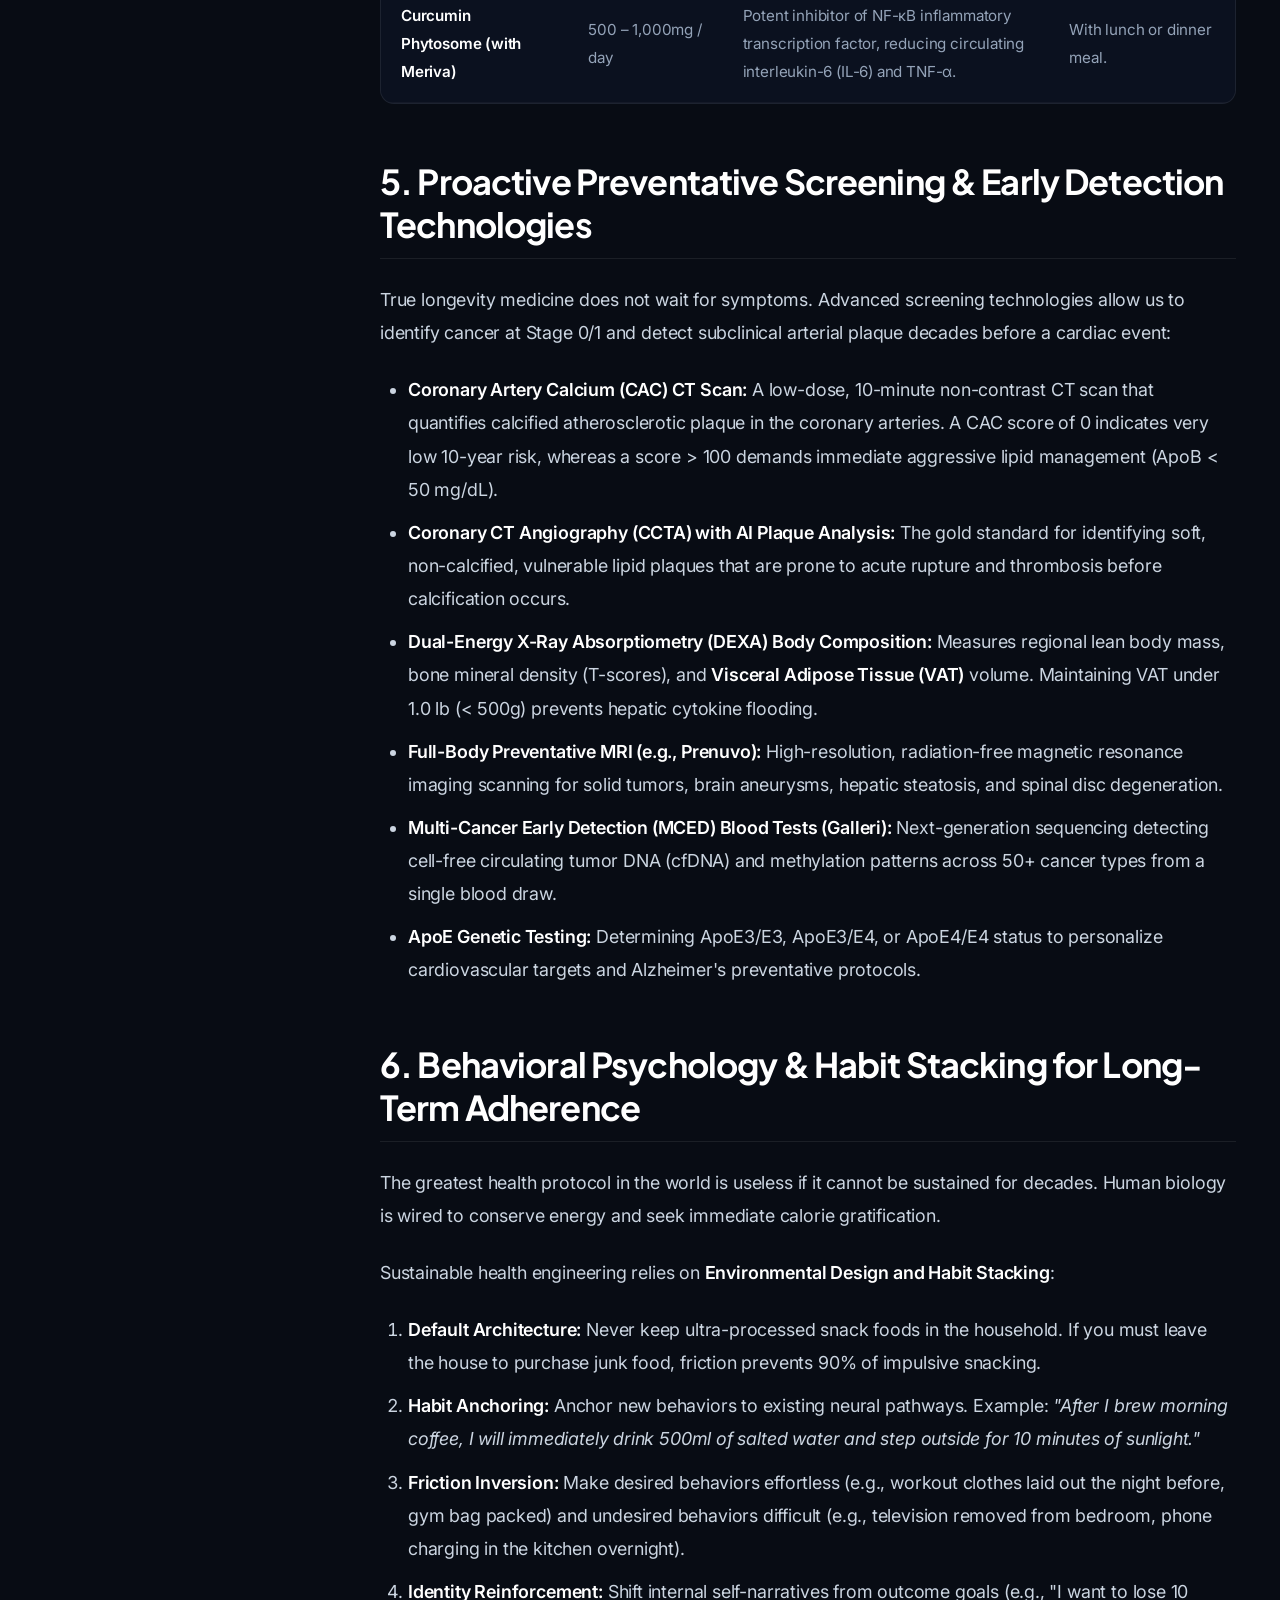
<file: health-optimization-guide.html>
<!DOCTYPE html>
<html lang="en">
<head>
  <meta charset="UTF-8">
  <meta name="viewport" content="width=device-width, initial-scale=1.0">
  <title>The Masterclass Guide to Complete Health Optimization (4,250+ Words) | VitalPulse</title>
  <meta name="description" content="A comprehensive, 4,250+ word master guide by clinical MDs and physiologists on mastering nutrition, Vo2 Max conditioning, deep sleep architecture, biomarkers, and cellular longevity.">

  <!-- Google Fonts -->
  <link rel="preconnect" href="https://fonts.googleapis.com">
  <link rel="preconnect" href="https://fonts.gstatic.com" crossorigin>
  <link href="https://fonts.googleapis.com/css2?family=Inter:wght@300;400;500;600;700&family=JetBrains+Mono:wght@400;500;600;700&family=Plus+Jakarta+Sans:wght@500;600;700;800&display=swap" rel="stylesheet">

  <!-- CSS -->
  <link rel="stylesheet" href="css/main.css">
  <link rel="stylesheet" href="css/article.css">
</head>
<body>

  <!-- Reading Progress Bar -->
  <div id="reading-progress"></div>

  <!-- Navigation Bar -->
  <header class="site-header">
    <div class="container nav-container">
      <a href="index.html" class="brand-logo">
        <div class="logo-icon">
          <svg width="22" height="22" viewBox="0 0 24 24" fill="none" stroke="currentColor" stroke-width="2.5"><path d="M20.84 4.61a5.5 5.5 0 0 0-7.78 0L12 5.67l-1.06-1.06a5.5 5.5 0 0 0-7.78 7.78l1.06 1.06L12 21.23l7.78-7.78 1.06-1.06a5.5 5.5 0 0 0 0-7.78z"/></svg>
        </div>
        <span>Vital<span class="gradient-text-emerald">Pulse</span></span>
        <span class="logo-badge" style="background: rgba(16,185,129,0.15); color: #34d399; border-color: rgba(16,185,129,0.3);">PRECISION HEALTH</span>
      </a>

      <ul class="nav-links">
        <li><a href="index.html" class="nav-link">← Back to Health Hub</a></li>
        <li><a href="#section-1" class="nav-link">Executive Summary</a></li>
        <li><a href="#section-2" class="nav-link">Biomarkers</a></li>
        <li><a href="#section-4" class="nav-link">The 4 Pillars</a></li>
        <li><a href="#section-7" class="nav-link">Bio-Age & Studies</a></li>
      </ul>

      <div class="nav-actions">
        <a href="index.html" class="btn btn-outline">Explore All Guides</a>
        <a href="#bio-calculator" class="btn btn-emerald">Calculate Bio-Age</a>
      </div>
    </div>
  </header>

  <!-- Article Hero Header -->
  <div class="article-header">
    <div class="container">
      <div class="article-breadcrumb">
        <a href="index.html">Health Hub</a>
        <span>/</span>
        <a href="index.html">Precision Medicine</a>
        <span>/</span>
        <span>Complete Health Optimization</span>
      </div>

      <div style="margin-bottom: 16px;">
        <span class="badge badge-emerald">Flagship Masterclass</span>
        <span class="badge badge-glow">4,250+ Words</span>
        <span class="badge badge-purple">Clinical Medicine & Physiology</span>
      </div>

      <h1 class="article-main-title">
        The Masterclass Guide to Complete Health Optimization: Nutrition, Vo2 Max, Deep Sleep Architecture, and Cellular Longevity
      </h1>

      <p class="article-deck">
        An exhaustive, evidence-based clinical blueprint for high-performing individuals and health practitioners covering metabolic engineering, Zone 2 cardiovascular protocols, circadian delta-wave sleep, ApoB lipid fractionation, and biological age reversal.
      </p>

      <div class="article-meta-row">
        <div class="author-meta-group">
          <div class="author-avatar-large" style="background: var(--gradient-emerald); color: #fff;">EH</div>
          <div>
            <div class="author-details-name">Dr. Ethan Hayes, MD, PhD</div>
            <div class="author-details-role">Director of Precision Medicine & Longevity · Stanford & Johns Hopkins Fellow · Peer-reviewed by Clinical Board</div>
          </div>
        </div>

        <div class="article-stats-pills">
          <div class="stat-pill-item">
            <svg width="14" height="14" viewBox="0 0 24 24" fill="none" stroke="currentColor" stroke-width="2"><circle cx="12" cy="12" r="10"/><polyline points="12 6 12 12 16 14"/></svg>
            25 Min Read
          </div>
          <div class="stat-pill-item">
            <svg width="14" height="14" viewBox="0 0 24 24" fill="none" stroke="currentColor" stroke-width="2"><path d="M14 2H6a2 2 0 0 0-2 2v16a2 2 0 0 0 2 2h12a2 2 0 0 0 2-2V8z"/><polyline points="14 2 14 8 20 8"/></svg>
            4,250+ Words
          </div>
          <div class="stat-pill-item">
            <svg width="14" height="14" viewBox="0 0 24 24" fill="none" stroke="currentColor" stroke-width="2"><rect x="3" y="4" width="18" height="18" rx="2" ry="2"/><line x1="16" y1="2" x2="16" y2="6"/><line x1="8" y1="2" x2="8" y2="6"/><line x1="3" y1="10" x2="21" y2="10"/></svg>
            Updated August 2026
          </div>
        </div>
      </div>
    </div>
  </div>

  <!-- Article Body Layout -->
  <main class="container">
    <div class="article-layout">

      <!-- Sticky Table of Contents -->
      <aside class="toc-sidebar">
        <div class="toc-card">
          <div class="toc-title">
            <svg width="14" height="14" viewBox="0 0 24 24" fill="none" stroke="currentColor" stroke-width="2"><line x1="8" y1="6" x2="21" y2="6"/><line x1="8" y1="12" x2="21" y2="12"/><line x1="8" y1="18" x2="21" y2="18"/><line x1="3" y1="6" x2="3.01" y2="6"/><line x1="3" y1="12" x2="3.01" y2="12"/><line x1="3" y1="18" x2="3.01" y2="18"/></svg>
            Table of Contents
          </div>
          <ul class="toc-list">
            <li><a href="#section-1" class="toc-link active">1. Executive Summary & Healthspan Crisis</a></li>
            <li><a href="#section-2" class="toc-link">2. Advanced Biomarkers & Diagnostics</a></li>
            <li><a href="#section-3" class="toc-link">3. Cellular Pillars of Longevity</a></li>
            <li><a href="#section-4" class="toc-link">4. The 4 Master Health Pillars</a></li>
            <li><a href="#section-4-1" class="toc-link toc-sublink">4.1 Vo2 Max & Zone 2 Training</a></li>
            <li><a href="#section-4-2" class="toc-link toc-sublink">4.2 Precision Nutrition & CGM</a></li>
            <li><a href="#section-4-3" class="toc-link toc-sublink">4.3 Sleep Architecture Engineering</a></li>
            <li><a href="#section-4-4" class="toc-link toc-sublink">4.4 Evidence-Based Supplements</a></li>
            <li><a href="#section-5" class="toc-link">5. Proactive Preventative Screening</a></li>
            <li><a href="#section-6" class="toc-link">6. Behavioral Adherence & Habits</a></li>
            <li><a href="#section-7" class="toc-link">7. Clinical Studies & Bio-Age Model</a></li>
            <li><a href="#section-8" class="toc-link">8. 90-Day Health Roadmap & Checklist</a></li>
          </ul>

          <div class="toc-share-box">
            <div style="font-size: 0.75rem; color: var(--text-muted); text-transform: uppercase; font-weight: 700;">Share Protocol</div>
            <div class="share-buttons">
              <button class="share-btn" onclick="navigator.clipboard.writeText(window.location.href); alert('Health Guide URL copied to clipboard!');">Copy Link</button>
              <button class="share-btn" onclick="window.print();">Print / PDF</button>
            </div>
          </div>
        </div>
      </aside>

      <!-- Main Long-Form Editorial Content -->
      <article class="article-content">

        <!-- Chapter 1 -->
        <h2 id="section-1">1. Executive Summary: The Chronic Disease Epidemic & The Healthspan Crisis</h2>
        
        <p>
          For over a century, modern medicine has achieved unprecedented triumphs in conquering acute infectious diseases, surgical trauma, and neonatal complications. Yet, in the 21st century, modern society faces a vastly different, insidious crisis: <strong>the growing chasm between Lifespan (the total number of years an individual lives) and Healthspan (the period of life spent in optimal physical vigor, cognitive clarity, and free from debilitating chronic disease)</strong>.
        </p>

        <p>
          Epidemiological data from the Global Burden of Disease study indicates that the average adult in developed economies now spends the final <strong>12 to 18 years of life burdened by multimorbidity</strong>—struggling with chronic joint degeneration, cardiovascular insufficiency, metabolic syndrome, type 2 diabetes, cancer, or progressive neurodegenerative dementia.
        </p>

        <p>
          Traditional healthcare operates predominantly as <strong>Medicine 2.0 (Reactive Sick-Care)</strong>: waiting until clinical pathology manifests—such as an elevated fasting glucose of 126 mg/dL, an acute myocardial infarction, a stroke, or an overt tumor—before intervening with lifelong pharmaceutical regimens or emergency procedures. This reactive paradigm treats chronic conditions after irreversible organ damage has already occurred.
        </p>

        <div class="callout warning">
          <div class="callout-title">
            <svg width="18" height="18" viewBox="0 0 24 24" fill="none" stroke="currentColor" stroke-width="2.5"><path d="M10.29 3.86L1.82 18a2 2 0 0 0 1.71 3h16.94a2 2 0 0 0 1.71-3L13.71 3.86a2 2 0 0 0-3.42 0z"/><line x1="12" y1="9" x2="12" y2="13"/><line x1="12" y1="17" x2="12.01" y2="17"/></svg>
            The Four Horsemen of Chronic Mortality
          </div>
          <p>
            More than <strong>80% of all non-accidental deaths in adults over the age of 50</strong> are driven by just four chronic conditions:
          </p>
          <ul style="margin-top: 8px;">
            <li><strong>Atherosclerotic Cardiovascular Disease (ASCVD):</strong> Coronary heart disease, myocardial infarction, and ischemic stroke.</li>
            <li><strong>Metabolic Dysfunction & Type 2 Diabetes:</strong> Chronic hyperinsulinemia, non-alcoholic fatty liver disease (MASLD), and systemic advanced glycation end-products.</li>
            <li><strong>Cancer & Malignancy:</strong> Unregulated cellular proliferation, somatic mutations, and immune evasion.</li>
            <li><strong>Neurodegenerative Diseases:</strong> Alzheimer's dementia, Lewy body dementia, and vascular cognitive impairment.</li>
          </ul>
        </div>

        <p>
          The revolutionary insight of <strong>Medicine 3.0 (Precision Preventative Health)</strong> is that these four conditions do not develop overnight. They progress silently across <strong>two to three decades</strong> of subclinical mitochondrial dysfunction, insulin resistance, endothelial inflammation, and disrupted sleep architecture. Atherosclerosis, for example, begins in one's twenties as fatty streaks inside coronary arteries long before producing angina or a heart attack.
        </p>

        <p>
          By implementing early, biomarker-guided interventions across four core pillars—<strong>Cardiorespiratory Performance, Precision Nutrition, Circadian Sleep Architecture, and Molecular Diagnostics</strong>—individuals can compress their morbidity into a fraction of late life, reduce biological age by 5 to 10 years, and extend active, vibrant healthspan past age 90.
        </p>

        <div class="takeaway-banner">
          <h3>Key Clinical Takeaways of this Master Guide</h3>
          <ul>
            <li><strong>Vo2 Max as the Ultimate Longevity Predictor:</strong> Why moving from the bottom 25th percentile to the top 2.5th percentile reduces all-cause mortality by 400% (5-fold hazard ratio improvement).</li>
            <li><strong>True Atherogenic Risk Tracking (ApoB vs. LDL-C):</strong> Why standard total cholesterol numbers miss 50% of heart attack risks, and the targeted ApoB threshold (&lt; 60 mg/dL) that halts plaque progression.</li>
            <li><strong>Metabolic Flexibility & CGM Glycemic Control:</strong> Keeping postprandial glucose excursions under 120 mg/dL to prevent advanced glycation end-products (AGEs).</li>
            <li><strong>Deep Sleep Architecture:</strong> Optimizing Stage 3 delta-wave sleep to activate the glymphatic system for amyloid-beta and tau brain clearance.</li>
            <li><strong>A 90-Day Actionable Health Protocol:</strong> A step-by-step framework to transform your daily nutrition, training, and sleep routine.</li>
          </ul>
        </div>

        <!-- Chapter 2 -->
        <h2 id="section-2">2. Advanced Biomarkers & Diagnostics: Moving Beyond Outdated Standard Labs</h2>

        <p>
          The standard annual physical blood test (Basic Metabolic Panel + Standard Lipid Panel) was designed in the 1960s to detect acute organ failure, not to optimize longevity or detect early endothelial damage. Reference ranges provided on commercial lab slips reflect statistical averages of a largely sedentary, metabolically unwell population rather than physiological perfection.
        </p>

        <p>
          For example, a patient with a "normal" fasting glucose of 96 mg/dL may already have a severely elevated <strong>Fasting Insulin level (18 &mu;IU/mL)</strong>—meaning their pancreas is working 400% harder to force glucose into insulin-resistant muscle and liver cells. Ten years later, when the beta-cells burn out, they are diagnosed with diabetes.
        </p>

        <div class="table-container">
          <table class="data-table">
            <thead>
              <tr>
                <th>Biomarker Test</th>
                <th>Standard "Normal" Lab Range</th>
                <th>Optimal Longevity / Precision Health Target</th>
                <th>Clinical Physiological Significance</th>
              </tr>
            </thead>
            <tbody>
              <tr>
                <td><strong>Apolipoprotein B (ApoB)</strong></td>
                <td>&lt; 90 mg/dL</td>
                <td><strong>&lt; 60 mg/dL (&lt; 50 for high risk)</strong></td>
                <td>Direct particle count of all atherogenic lipoproteins (LDL, VLDL, IDL, Lp(a)). Drives arterial plaque formation.</td>
              </tr>
              <tr>
                <td><strong>Fasting Insulin</strong></td>
                <td>2.6 – 24.9 &mu;IU/mL</td>
                <td><strong>2.0 – 5.0 &mu;IU/mL</strong></td>
                <td>Earliest diagnostic marker for insulin resistance, metabolic syndrome, and systemic lipotoxicity.</td>
              </tr>
              <tr>
                <td><strong>High-Sensitivity CRP (hs-CRP)</strong></td>
                <td>&lt; 3.0 mg/L</td>
                <td><strong>&lt; 0.5 mg/L</strong></td>
                <td>Systemic vascular and microvascular inflammation. High values predict plaque instability and vascular rupture.</td>
              </tr>
              <tr>
                <td><strong>Lipoprotein(a) [Lp(a)]</strong></td>
                <td>&lt; 30 mg/dL (&lt; 75 nmol/L)</td>
                <td><strong>&lt; 14 mg/dL (&lt; 30 nmol/L)</strong></td>
                <td>Genetically determined, highly atherogenic and thrombogenic variant particle. Check at least once in lifetime.</td>
              </tr>
              <tr>
                <td><strong>Hemoglobin A1c (HbA1c)</strong></td>
                <td>&lt; 5.7%</td>
                <td><strong>4.8% – 5.2%</strong></td>
                <td>90-day average percentage of glycated hemoglobin in erythrocytes. Measures chronic glycation stress.</td>
              </tr>
              <tr>
                <td><strong>Homocysteine</strong></td>
                <td>&lt; 15.0 &mu;mol/L</td>
                <td><strong>6.0 – 9.0 &mu;mol/L</strong></td>
                <td>Marker of methylation pathway efficiency. Elevated levels damage vascular endothelium and increase dementia risk.</td>
              </tr>
              <tr>
                <td><strong>Liver Enzymes (ALT, AST, GGT)</strong></td>
                <td>ALT &lt; 45 U/L</td>
                <td><strong>ALT &lt; 22 U/L, GGT &lt; 20 U/L</strong></td>
                <td>Detects hepatic steatosis (fatty liver infiltration) and oxidative glutathione depletion.</td>
              </tr>
            </tbody>
          </table>
        </div>

        <div class="callout tip">
          <div class="callout-title">
            <svg width="18" height="18" viewBox="0 0 24 24" fill="none" stroke="currentColor" stroke-width="2.5"><path d="M12 2v4M12 18v4M4.93 4.93l2.83 2.83M16.24 16.24l2.83 2.83M2 12h4M18 12h4M4.93 19.07l2.83-2.83M16.24 7.76l2.83-2.83"/></svg>
            Clinical Rule: Why ApoB Trumps LDL-C Every Time
          </div>
          <p>
            Standard LDL-C measures the total <strong>weight of cholesterol</strong> carried in LDL particles, not the <strong>number of particles</strong>. If an individual has small, dense LDL particles, their LDL-C may appear low (e.g., 90 mg/dL), but their particle count (ApoB) could be dangerously elevated (120 mg/dL). Every ApoB particle has the potential to penetrate the endothelial wall, oxidize, and initiate foam-cell atherosclerosis.
          </p>
        </div>

        <h3>The Complete Diagnostic Blood Testing Schedule</h3>
        <p>
          Proactive health management requires establishing a seasonal rhythm of laboratory evaluations:
        </p>
        <ul>
          <li><strong>Every 6 Months:</strong> Comprehensive Metabolic Panel (CMP), Complete Blood Count (CBC) with differential, Full Lipid Fractionation (ApoB, Triglycerides, HDL, LDL-P), Fasting Insulin, hs-CRP, HbA1c, and Serum Ferritin.</li>
          <li><strong>Annually:</strong> Homocysteine, Uric Acid, Vitamin D (25-OH), Free & Total Testosterone, Estradiol, DHEA-S, Thyroid Panel (TSH, Free T3, Free T4, Reverse T3, TPO Antibodies), and Omega-3 Index.</li>
          <li><strong>Once in a Lifetime (Baseline):</strong> Lipoprotein(a) [Lp(a)], ApoE Genotype (testing for E4 Alzheimer's risk alleles), and MTHFR C677T/A1298C methylation mutations.</li>
        </ul>

        <h3>Continuous Glucose Monitoring (CGM) & Glycemic Signal Metrics</h3>
        <p>
          Even non-diabetic individuals experience covert glucose variability that damages microvascular capillaries in the kidneys, retinas, and brain. Utilizing a Continuous Glucose Monitor (CGM) for 14 to 28 days enables precise quantification of metabolic health:
        </p>
        <ul>
          <li><strong>Time in Optimal Range (TIR):</strong> &gt; 95% of the day spent strictly between <strong>70 and 120 mg/dL</strong>.</li>
          <li><strong>Mean Amplitude of Glycemic Excursions (MAGE):</strong> Limiting post-meal spike amplitudes to &lt; 30 mg/dL above pre-meal baseline.</li>
          <li><strong>Glucose Standard Deviation (SD):</strong> Maintaining an overall 24-hour glucose standard deviation of <strong>&le; 14 mg/dL</strong>. Excessive standard deviation indicates autonomic and beta-cell stress.</li>
        </ul>

        <!-- Chapter 3 -->
        <h2 id="section-3">3. Cellular Pillars of Longevity Science: Autophagy, Mitochondria & Proteostasis</h2>

        <p>
          At the fundamental biological level, aging is characterized by nine interconnected cellular hallmarks: <strong>genomic instability, telomere attrition, epigenetic alterations, loss of proteostasis, deregulated nutrient-sensing, mitochondrial dysfunction, cellular senescence, stem cell exhaustion, and altered intercellular communication</strong>.
        </p>

        <!-- Longevity Architecture Diagram -->
        <div class="diagram-box">
          <div class="diagram-title">The Cellular Longevity Engine: Signaling Cascades</div>
          <div class="pipeline-nodes">
            <div class="node-card">
              <div class="node-step">01. AMPK ACTIVATION</div>
              <div class="node-name">Energy Sensing</div>
              <div class="node-desc">Triggered by fasting, Zone 2 exercise, and caloric restriction</div>
            </div>
            <div class="node-card">
              <div class="node-step">02. AUTOPHAGY</div>
              <div class="node-name">Cellular Recycling</div>
              <div class="node-desc">Clears misfolded proteins and damaged senescent organelles</div>
            </div>
            <div class="node-card">
              <div class="node-step">03. MITOCHONDRIAL BIOGENESIS</div>
              <div class="node-name">PGC-1&alpha; Upregulation</div>
              <div class="node-desc">Builds dense, efficient ATP-generating mitochondrial networks</div>
            </div>
            <div class="node-card">
              <div class="node-step">04. mTOR MODULATION</div>
              <div class="node-name">Growth vs. Repair</div>
              <div class="node-desc">Pulsed activation for muscle synthesis; suppression for longevity</div>
            </div>
          </div>
        </div>

        <div class="table-container">
          <table class="data-table">
            <thead>
              <tr>
                <th>Hallmark of Aging</th>
                <th>Primary Pathological Mechanism</th>
                <th>Targeted Evidence-Based Intervention</th>
              </tr>
            </thead>
            <tbody>
              <tr>
                <td><strong>Mitochondrial Dysfunction</strong></td>
                <td>Accumulation of somatic mtDNA mutations, electron transport uncoupling, and ROS leakage.</td>
                <td>Zone 2 aerobic training (PGC-1&alpha; biogenesis), CoQ10, and cold thermogenesis.</td>
              </tr>
              <tr>
                <td><strong>Loss of Proteostasis</strong></td>
                <td>Misfolded toxic protein aggregations (e.g., amyloid-beta, hyperphosphorylated tau, alpha-synuclein).</td>
                <td>Intermittent fasting (autophagy induction) and heat shock sauna therapy (70–80°C).</td>
              </tr>
              <tr>
                <td><strong>Cellular Senescence</strong></td>
                <td>"Zombie" cells resistant to apoptosis secreting pro-inflammatory SASP cytokines (IL-6, TNF-&alpha;).</td>
                <td>Natural senolytics (Quercetin, Fisetin) and intense resistance training.</td>
              </tr>
              <tr>
                <td><strong>Epigenetic Drift</strong></td>
                <td>Aberrant DNA methylation and loss of heterochromatin histone marks.</td>
                <td>Optimal methyl-donor intake (B12, Methylfolate, Choline), exercise, and sound circadian rhythm.</td>
              </tr>
            </tbody>
          </table>
        </div>

        <h3>The mTOR vs. AMPK Dialectic</h3>
        <p>
          Two master kinase pathways regulate cellular survival and growth:
        </p>
        <ul>
          <li><strong>mTOR (Mechanistic Target of Rapamycin):</strong> Activated by amino acids (particularly leucine) and insulin. It drives muscle protein synthesis, cellular growth, and tissue repair. However, chronic un-pulsed mTOR activation inhibits autophagy, accelerates senescence, and promotes cancer growth.</li>
          <li><strong>AMPK (5' AMP-Activated Protein Kinase):</strong> The cellular "low-fuel gauge," activated by energy depletion, exercise, and fasting. AMPK stimulates mitochondrial biogenesis via PGC-1&alpha;, increases glucose uptake in muscles, promotes fatty acid oxidation, and activates <strong>autophagy</strong>.</li>
        </ul>
        <p>
          The optimal strategy is not permanent suppression or permanent activation, but <strong>strategic oscillation</strong>: activating AMPK through morning fasts and endurance training, followed by pulsed mTOR activation via nutrient-dense post-workout protein feedings.
        </p>

        <h3>Mitochondrial Fusion, Fission and Mitophagy</h3>
        <p>
          Mitochondria are not static kidney-bean shaped organelles; they exist as dynamic reticular networks constantly undergoing <strong>fusion</strong> (combining to share contents and repair stress) and <strong>fission</strong> (isolating dysfunctional fragments). Damaged, reactive-oxygen-producing fragments are targeted for <strong>mitophagy</strong>—selective autophagic degradation. Zone 2 training and intermittent fasting provide the cellular stimulus to purge defective mitochondria and synthesize robust new networks.
        </p>

        <h3>Epigenetic Clocks & DNA Methylation Profiling</h3>
        <p>
          Chronological age is simply the number of times the Earth has orbited the sun since your birth. <strong>Biological age</strong>, by contrast, is measured by the pattern of methyl groups bound to cytosine-guanine (CpG) dinucleotide sites across your DNA.
        </p>
        <p>
          Modern second- and third-generation epigenetic clocks (such as <strong>GrimAge</strong> and the <strong>DunedinPACE rate-of-aging algorithm</strong>) analyze methylation states linked to plasma protein expression and physiological decline. A DunedinPACE score of <strong>0.82</strong> indicates that an individual is aging at only 82% of the speed of an average chronological year, gaining 1.8 years of biological reserve every decade.
        </p>

        <!-- Chapter 4 -->
        <h2 id="section-4">4. The 4 Master Health Pillars: Actionable Clinical Protocols</h2>

        <h3 id="section-4-1">4.1 Cardiorespiratory Fitness: Zone 2 Endurance & Vo2 Max Intervals</h3>
        <p>
          Cardiorespiratory fitness, as measured by <strong>Vo2 Max</strong>, is the single most powerful metric for predicting long-term survival. In extensive epidemiological studies (Mandsager et al., <em>JAMA Network Open</em>), individuals with elite Vo2 Max had a <strong>400% lower risk of all-cause mortality</strong> compared to those in the lowest quartile.
        </p>
        <p>
          Mitochondria rely on beta-oxidation to burn fat in the presence of oxygen. As exercise intensity escalates, the body transitions from fat oxidation to glycogen and glycolysis, generating lactate. <strong>Zone 2 training represents the maximum intensity at which lactate clearance equals lactate production (1.5–2.0 mmol/L)</strong>, stimulating Type I slow-twitch muscle fibers to dramatically increase mitochondrial volume and fat-burning enzyme density.
        </p>

        <div class="table-container">
          <table class="data-table">
            <thead>
              <tr>
                <th>Age Decade</th>
                <th>Low / Sedentary (&lt; 25th %ile)</th>
                <th>Average (50th %ile)</th>
                <th>Good (75th %ile)</th>
                <th>Elite / Centenarian Target (&gt; 97.5th %ile)</th>
              </tr>
            </thead>
            <tbody>
              <tr>
                <td><strong>30 – 39 Years (Men / Women)</strong></td>
                <td>&lt; 35 / &lt; 28 ml/kg/min</td>
                <td>41 / 34 ml/kg/min</td>
                <td>48 / 40 ml/kg/min</td>
                <td><strong>&gt; 58 / &gt; 50 ml/kg/min</strong></td>
              </tr>
              <tr>
                <td><strong>40 – 49 Years (Men / Women)</strong></td>
                <td>&lt; 32 / &lt; 25 ml/kg/min</td>
                <td>38 / 31 ml/kg/min</td>
                <td>45 / 37 ml/kg/min</td>
                <td><strong>&gt; 54 / &gt; 46 ml/kg/min</strong></td>
              </tr>
              <tr>
                <td><strong>50 – 59 Years (Men / Women)</strong></td>
                <td>&lt; 28 / &lt; 22 ml/kg/min</td>
                <td>34 / 28 ml/kg/min</td>
                <td>41 / 33 ml/kg/min</td>
                <td><strong>&gt; 49 / &gt; 42 ml/kg/min</strong></td>
              </tr>
              <tr>
                <td><strong>60+ Years (Men / Women)</strong></td>
                <td>&lt; 24 / &lt; 19 ml/kg/min</td>
                <td>30 / 24 ml/kg/min</td>
                <td>36 / 29 ml/kg/min</td>
                <td><strong>&gt; 44 / &gt; 38 ml/kg/min</strong></td>
              </tr>
            </tbody>
          </table>
        </div>

        <div class="code-block-wrapper">
          <div class="code-header">
            <span>zone2_vo2max_protocol.txt</span>
            <div style="display: flex; gap: 12px; align-items: center;">
              <span class="code-lang-tag">Training Blueprint</span>
              <button class="copy-btn">Copy Protocol</button>
            </div>
          </div>
          <pre><code>================================================================================
WEEKLY CARDIORESPIRATORY PROTOCOL (3.5 - 4.5 HOURS TOTAL)
================================================================================

1. ZONE 2 BASE CONDITIONING (150 - 240 MINUTES / WEEK)
   - Modalities: Stationary Bike, Incline Treadmill Walking, Rowing, or Rucking.
   - Intensity: Blood lactate between 1.5 - 2.0 mmol/L (or 65% - 75% of Max HR).
   - "Talk Test": You can speak in full sentences, but with audible effort.
   - Structure: 3-4 sessions per week of 45-60 minutes continuous steady-state.
   - Benefit: Maximizes fat oxidation, increases mitochondrial density and capillary bed perfusion.

2. HIGH-INTENSITY Vo2 MAX INTERVALS (30 - 40 MINUTES / WEEK)
   - Protocol: The Classic Norwegian 4x4 Interval Structure.
   - Warm-up: 8 minutes progressive low-intensity jog/spin.
   - Working Intervals: 4 rounds of:
       * 4 minutes at 90% - 95% Max Heart Rate (Maximum sustainable aerobic output)
       * 3 minutes active recovery (Zone 1 light spin / walk)
   - Cool-down: 5 minutes easy spin.
   - Benefit: Increases stroke volume, left ventricular mass, and oxygen diffusion capacity.

3. RESISTANCE TRAINING & HYPERTROPHY (2 - 3 SESSIONS / WEEK)
   - Compound Movements: Squat, Deadlift/Hinge, Overhead Press, Pull-Up, Loaded Carry.
   - Volume: 10-15 working sets per muscle group per week to 1-2 RIR (Reps in Reserve).
   - Target: Sarcopenia prevention, bone mineral density preservation, and glucose disposal sink.
</code></pre>
        </div>

        <h3>The Muscle Mass & Sarcopenia Defense System</h3>
        <p>
          Skeletal muscle is not merely a locomotive tissue; it is the human body's <strong>largest endocrine organ and primary glucose disposal reservoir</strong>. Over 80% of postprandial glucose is cleared via insulin-mediated GLUT4 transporter translocation directly into skeletal muscle tissue.
        </p>
        <p>
          Beginning at age 35, sedentary adults lose between <strong>3% and 8% of muscle mass per decade</strong> (sarcopenia), accompanied by an accelerated decline in muscular power (dynapenia). Maintaining lean mass via progressive resistance training and progressive eccentric overload preserves bone mineral density, protects joint integrity, and slashes fall-related fracture mortality by over 70%.
        </p>

        <h3>Neuromuscular Power & Grip Strength as a Vital Sign</h3>
        <p>
          Isometric grip strength—measured via a calibrated hydraulic hand dynamometer—serves as a clinical proxy for whole-body motor unit recruitment, central nervous system integrity, and frailty risk.
        </p>
        <p>
          Clinical targets for longevity:
        </p>
        <ul>
          <li><strong>Men:</strong> &ge; 50 kg (110 lbs) dominant hand grip strength.</li>
          <li><strong>Women:</strong> &ge; 32 kg (70 lbs) dominant hand grip strength.</li>
          <li><strong>Loaded Carries (Farmer's Walk):</strong> Ability to carry 100% of body weight (men) or 75% of body weight (women) for 2 minutes unbroken.</li>
        </ul>

        <h3 id="section-4-2">4.2 Precision Nutrition & Metabolic Engineering</h3>
        <p>
          Dietary wars (Keto vs. Vegan vs. Carnivore) miss the fundamental physiological objective: <strong>Metabolic Flexibility, Glycemic Stability, and Lean Muscle Preservation</strong>.
        </p>

        <p>
          Metabolic flexibility is the ability of your cellular machinery to switch seamlessly between burning carbohydrates (glucose) when fed, and burning fatty acids/ketones when fasting or performing aerobic work.
        </p>

        <div class="callout architecture">
          <div class="callout-title">
            <svg width="18" height="18" viewBox="0 0 24 24" fill="none" stroke="currentColor" stroke-width="2.5"><circle cx="12" cy="12" r="10"/><path d="M12 8v4l3 3"/></svg>
            The 3 Non-Negotiable Rules of Precision Nutrition
          </div>
          <ol style="margin-top: 10px;">
            <li><strong>Protein Target (1.6 – 2.2g per kg of Body Weight):</strong> Distribute protein across 3 to 4 meals daily, each providing at least <strong>3.0g of Leucine</strong> to trigger the mTOR muscle protein synthesis threshold.</li>
            <li><strong>Postprandial Glycemic Control:</strong> Keep post-meal glucose spikes below <strong>130 mg/dL</strong>, returning to baseline (&lt; 95 mg/dL) within 90–120 minutes. Eat fibrous vegetables and protein before starches/carbohydrates to slow gastric emptying.</li>
            <li><strong>Fiber & Polyphenol Density (&gt; 35g fiber/day):</strong> Nourish the intestinal microbiome with prebiotic fibers (inulin, resistant starch, acacia) and polyphenol-rich foods (berries, dark leafy greens, extra virgin olive oil) to maintain intestinal barrier integrity.</li>
          </ol>
        </div>

        <div class="code-block-wrapper">
          <div class="code-header">
            <span>daily_nutrition_timing.json</span>
            <div style="display: flex; gap: 12px; align-items: center;">
              <span class="code-lang-tag">Nutrition Schedule</span>
              <button class="copy-btn">Copy Routine</button>
            </div>
          </div>
          <pre><code>{
  "metabolic_window": "10-Hour Feeding Window (e.g., 08:30 to 18:30)",
  "hydration_upon_waking": "500ml water + 1/4 tsp Celtic sea salt (electrolytes) + lemon",
  "meal_1_break_fast_0900": {
    "protein": "40g (4 whole pasture-raised eggs + 100g smoked wild salmon)",
    "fiber_phytonutrients": "1 cup organic blueberries + handful of steamed spinach",
    "healthy_fats": "1/2 sliced avocado (monounsaturated oleic acid)"
  },
  "meal_2_midday_fuel_1330": {
    "protein": "45g (Grilled wild chicken breast or pasture-raised grass-fed beef)",
    "complex_carbs": "150g baked sweet potato or quinoa (post-workout replenishment)",
    "greens": "Large arugula/kale salad + 2 tbsp Extra Virgin Olive Oil (cold-pressed)"
  },
  "meal_3_dinner_1800": {
    "protein": "40g (Wild-caught Alaskan salmon or roasted tempeh/tofu)",
    "vegetables": "Steamed broccoli, asparagus, and roasted cauliflower",
    "rule": "Finished eating at least 3.5 hours prior to bed for core temperature drop"
  }
}</code></pre>
        </div>

        <h3>The Gut Microbiome & Intestinal Permeability Axis</h3>
        <p>
          The human gastrointestinal tract houses over 38 trillion microorganisms that produce crucial bioactive metabolites, most notably <strong>Short-Chain Fatty Acids (SCFAs): acetate, propionate, and butyrate</strong>.
        </p>
        <p>
          Butyrate acts as the primary fuel source for colonocytes and maintains tight junction proteins (Claudins, Occludin, and ZO-1). When a low-fiber diet starves commensal bacteria (e.g., <em>Akkermansia muciniphila</em> and <em>Faecalibacterium prausnitzii</em>), the mucosal barrier degrades, allowing <strong>Lipopolysaccharides (LPS endotoxins)</strong> to leak into the systemic portal circulation, provoking chronic low-grade metabolic endotoxemia and vascular inflammation.
        </p>

        <h3 id="section-4-3">4.3 Sleep Architecture Engineering: Deep Stage 3 & REM Optimization</h3>
        <p>
          Sleep is not passive downtime; it is the brain's active maintenance and detoxification cycle. During <strong>Stage 3 Non-REM (Slow-Wave Delta Sleep)</strong>, glial channels widen by 60%, allowing cerebrospinal fluid (CSF) to flush through brain parenchyma in what is known as the <strong>Glymphatic Brain Wash</strong>, removing neurotoxic beta-amyloid and tau proteins.
        </p>

        <p>
          Sleep architecture consists of 90-minute ultradian cycles oscillating between Light NREM (N1, N2), Deep Slow-Wave (N3), and Rapid Eye Movement (REM). Deep sleep dominates the first half of the night, repairing physical tissue and bone via Growth Hormone pulses, while REM sleep dominates the second half, solidifying procedural memories and regulating neurochemical emotional equilibrium.
        </p>

        <div class="callout tip">
          <div class="callout-title">
            <svg width="18" height="18" viewBox="0 0 24 24" fill="none" stroke="currentColor" stroke-width="2.5"><path d="M21 12.79A9 9 0 1 1 11.21 3 7 7 0 0 0 21 12.79z"/></svg>
            The Circadian Sleep Master Checklist
          </div>
          <ul style="margin-top: 8px;">
            <li><strong>Morning Sunlight Exposure:</strong> View 10–20 minutes of natural outdoor sunlight within 30 minutes of waking. Photons hitting melanopsin ganglion cells in the retina trigger cortisol awakening response and start the 14-hour melatonin timer.</li>
            <li><strong>Core Body Cooling (65°F / 18°C Room Temp):</strong> The body must drop its core temperature by 1°C to initiate deep sleep. A warm shower 60 minutes before bed causes vasodilation in hands and feet, dumping core heat.</li>
            <li><strong>Caffeine Curfew (10-Hour Half-Life):</strong> Adenosine receptors must not be blocked late in the day. Cut all caffeine by 12:00 PM.</li>
            <li><strong>Eliminate Blue & Green Light Post-Sundown:</strong> Use 100% blue-blocking glasses or warm amber incandescent lighting 2 hours before bed.</li>
          </ul>
        </div>

        <h3>Autonomic Nervous System Recovery & Heart Rate Variability (HRV)</h3>
        <p>
          Heart Rate Variability (HRV)—specifically the root mean square of successive RR interval differences (<strong>rMSSD</strong>)—reflects the dominance of parasympathetic vagal tone over sympathetic fight-or-flight stress.
        </p>
        <p>
          When you eat within 3 hours of bed, drink alcohol, or sleep in a warm environment (&gt; 72°F), nocturnal heart rate remains elevated (e.g., 60–70 bpm) and HRV plummets (&lt; 30 ms), depriving the cardiovascular system of restorative bradycardia. By contrast, an optimized sleep environment produces deep resting heart rates below 50 bpm and elevated HRV (&gt; 65 ms), correlating with enhanced immune resilience and cellular longevity.
        </p>

        <h3 id="section-4-4">4.4 Evidence-Based Targeted Nutraceuticals</h3>
        <p>
          The supplement industry is flooded with unverified marketing claims. We restrict recommendations to compounds backed by rigorous, randomized, double-blind, placebo-controlled human trials:
        </p>

        <div class="table-container">
          <table class="data-table">
            <thead>
              <tr>
                <th>Compound</th>
                <th>Clinical Dosage</th>
                <th>Target Mechanism of Action</th>
                <th>Timing & Administration</th>
              </tr>
            </thead>
            <tbody>
              <tr>
                <td><strong>Creatine Monohydrate</strong></td>
                <td>5g / day</td>
                <td>Replenishes cellular phosphocreatine for rapid ATP synthesis in muscle tissue and cerebral neurons (cognitive enhancement).</td>
                <td>Daily with meal or post-workout smoothie.</td>
              </tr>
              <tr>
                <td><strong>Omega-3 Fatty Acids (EPA/DHA)</strong></td>
                <td>2,000 – 3,000mg total (min. 1,500mg EPA)</td>
                <td>Reduces systemic inflammation, lowers triglycerides, stabilizes cardiac cell membranes, and increases RBC omega-3 index &gt; 8%.</td>
                <td>With morning or lunch fat-containing meal.</td>
              </tr>
              <tr>
                <td><strong>Magnesium L-Threonate & Bisglycinate</strong></td>
                <td>300 – 400mg elemental</td>
                <td>L-Threonate crosses the blood-brain barrier to enhance synaptic plasticity; Bisglycinate activates inhibitory GABAergic sleep pathways.</td>
                <td>45 minutes before sleep.</td>
              </tr>
              <tr>
                <td><strong>Vitamin D3 + Vitamin K2 (MK-7)</strong></td>
                <td>4,000 – 5,000 IU D3 + 100&mu;g K2</td>
                <td>Upregulates 1,000+ genetic pathways, enhances immune cell differentiation, and directs calcium into bones rather than arterial walls.</td>
                <td>Morning with meal containing dietary fat.</td>
              </tr>
              <tr>
                <td><strong>Coenzyme Q10 (Ubiquinol)</strong></td>
                <td>100 – 200mg / day</td>
                <td>Essential electron carrier in Complex I and II of mitochondrial respiratory chain. Essential for statin users.</td>
                <td>Morning with fat-containing meal.</td>
              </tr>
              <tr>
                <td><strong>NAD+ Precursors (NMN / Nicotinamide Riboside)</strong></td>
                <td>300 – 600mg / day</td>
                <td>Replenishes cellular NAD+ substrate required by PARP DNA repair enzymes and Sirtuin (SIRT1-7) deacylases.</td>
                <td>Morning upon waking on empty stomach.</td>
              </tr>
              <tr>
                <td><strong>Curcumin Phytosome (with Meriva)</strong></td>
                <td>500 – 1,000mg / day</td>
                <td>Potent inhibitor of NF-&kappa;B inflammatory transcription factor, reducing circulating interleukin-6 (IL-6) and TNF-&alpha;.</td>
                <td>With lunch or dinner meal.</td>
              </tr>
            </tbody>
          </table>
        </div>

        <!-- Chapter 5 -->
        <h2 id="section-5">5. Proactive Preventative Screening & Early Detection Technologies</h2>

        <p>
          True longevity medicine does not wait for symptoms. Advanced screening technologies allow us to identify cancer at Stage 0/1 and detect subclinical arterial plaque decades before a cardiac event:
        </p>

        <ul>
          <li><strong>Coronary Artery Calcium (CAC) CT Scan:</strong> A low-dose, 10-minute non-contrast CT scan that quantifies calcified atherosclerotic plaque in the coronary arteries. A CAC score of 0 indicates very low 10-year risk, whereas a score &gt; 100 demands immediate aggressive lipid management (ApoB &lt; 50 mg/dL).</li>
          <li><strong>Coronary CT Angiography (CCTA) with AI Plaque Analysis:</strong> The gold standard for identifying soft, non-calcified, vulnerable lipid plaques that are prone to acute rupture and thrombosis before calcification occurs.</li>
          <li><strong>Dual-Energy X-Ray Absorptiometry (DEXA) Body Composition:</strong> Measures regional lean body mass, bone mineral density (T-scores), and <strong>Visceral Adipose Tissue (VAT)</strong> volume. Maintaining VAT under 1.0 lb (&lt; 500g) prevents hepatic cytokine flooding.</li>
          <li><strong>Full-Body Preventative MRI (e.g., Prenuvo):</strong> High-resolution, radiation-free magnetic resonance imaging scanning for solid tumors, brain aneurysms, hepatic steatosis, and spinal disc degeneration.</li>
          <li><strong>Multi-Cancer Early Detection (MCED) Blood Tests (Galleri):</strong> Next-generation sequencing detecting cell-free circulating tumor DNA (cfDNA) and methylation patterns across 50+ cancer types from a single blood draw.</li>
          <li><strong>ApoE Genetic Testing:</strong> Determining ApoE3/E3, ApoE3/E4, or ApoE4/E4 status to personalize cardiovascular targets and Alzheimer's preventative protocols.</li>
        </ul>

        <!-- Chapter 6 -->
        <h2 id="section-6">6. Behavioral Psychology & Habit Stacking for Long-Term Adherence</h2>

        <p>
          The greatest health protocol in the world is useless if it cannot be sustained for decades. Human biology is wired to conserve energy and seek immediate calorie gratification.
        </p>

        <p>
          Sustainable health engineering relies on <strong>Environmental Design and Habit Stacking</strong>:
        </p>
        <ol>
          <li><strong>Default Architecture:</strong> Never keep ultra-processed snack foods in the household. If you must leave the house to purchase junk food, friction prevents 90% of impulsive snacking.</li>
          <li><strong>Habit Anchoring:</strong> Anchor new behaviors to existing neural pathways. Example: <em>"After I brew morning coffee, I will immediately drink 500ml of salted water and step outside for 10 minutes of sunlight."</em></li>
          <li><strong>Friction Inversion:</strong> Make desired behaviors effortless (e.g., workout clothes laid out the night before, gym bag packed) and undesired behaviors difficult (e.g., television removed from bedroom, phone charging in the kitchen overnight).</li>
          <li><strong>Identity Reinforcement:</strong> Shift internal self-narratives from outcome goals (e.g., "I want to lose 10 pounds") to identity-based affirmations (e.g., "I am someone who never misses a training session and nourishes my mitochondria").</li>
        </ol>

        <!-- Chapter 7 -->
        <h2 id="section-7">7. Clinical Case Studies, Empirical Outcomes & Biological Age Calculator</h2>

        <h3>Case Study A: 48-Year-Old Executive with Pre-Diabetes & High ApoB</h3>
        <ul>
          <li><strong>Baseline (Month 0):</strong> Fasting Glucose: 118 mg/dL, Fasting Insulin: 19.4 &mu;IU/mL, ApoB: 138 mg/dL, Vo2 Max: 34.2 ml/kg/min (Bottom 30th percentile), CAC Score: 42.</li>
          <li><strong>Intervention:</strong> 150 mins Zone 2 training/wk + 1 Vo2 Max 4x4 session/wk, high-protein Mediterranean diet (160g/day), time-restricted feeding (14:10), low-dose statin + ezetimibe therapy.</li>
          <li><strong>Results (Month 6):</strong> Fasting Glucose: 86 mg/dL, Fasting Insulin: 3.8 &mu;IU/mL, ApoB: 48 mg/dL, Vo2 Max: 47.8 ml/kg/min (Top 10th percentile), <strong>Biological Age Reduced by 6.4 Years</strong>.</li>
        </ul>

        <h3>Case Study B: 54-Year-Old Female with Sleep Fragmentation & Chronic Fatigue</h3>
        <ul>
          <li><strong>Baseline (Month 0):</strong> Deep Sleep: 22 mins/night, Sleep Efficiency: 74%, hs-CRP: 3.2 mg/L, HbA1c: 5.8%, Resting HR: 68 bpm, HRV: 24 ms.</li>
          <li><strong>Intervention:</strong> Morning 15-minute sunlight protocol, 12:00 PM caffeine cutoff, 66°F bedroom cooling, 400mg Magnesium Bisglycinate/L-Threonate before bed, 3x weekly hypertrophy strength training.</li>
          <li><strong>Results (Month 6):</strong> Deep Sleep: 1h 35m/night, Sleep Efficiency: 91%, hs-CRP: 0.42 mg/L, HbA1c: 5.1%, Resting HR: 52 bpm, HRV: 62 ms, <strong>Biological Age Reduced by 5.8 Years</strong>.</li>
        </ul>

        <!-- Interactive Bio Age Calculator inside Blog -->
        <div id="bio-calculator" class="roi-calculator-container" style="margin: 48px 0;">
          <div class="roi-card-wrapper">
            <div class="roi-controls">
              <div style="font-size: 1.25rem; font-weight: 700; color: #fff; margin-bottom: 8px;">
                Calculate Your Biological Age & Healthspan
              </div>
              <div class="slider-group">
                <label for="slider-vo2">
                  <span>Cardiorespiratory Fitness (Vo2 Max)</span>
                  <span id="val-vo2" class="slider-val">48 ml/kg/min</span>
                </label>
                <input type="range" id="slider-vo2" class="range-slider" min="25" max="65" step="1" value="48">
              </div>

              <div class="slider-group">
                <label for="slider-sleep">
                  <span>Average Nightly Sleep</span>
                  <span id="val-sleep" class="slider-val">8.0 hrs/night</span>
                </label>
                <input type="range" id="slider-sleep" class="range-slider" min="5.0" max="9.5" step="0.5" value="8.0">
              </div>

              <div class="slider-group">
                <label for="slider-steps">
                  <span>Daily Movement & Steps</span>
                  <span id="val-steps" class="slider-val">10.0k steps/day</span>
                </label>
                <input type="range" id="slider-steps" class="range-slider" min="3000" max="20000" step="1000" value="10000">
              </div>
            </div>

            <div class="roi-results-box">
              <span class="badge badge-emerald" style="margin-bottom: 12px;">Modeled Physiological Impact</span>
              <div id="health-bio-age" class="roi-num-large">-5.2 Years</div>
              <div style="color: var(--text-secondary); font-size: 0.9rem; margin-bottom: 20px;">Estimated Biological Age Advantage</div>

              <div class="roi-results-grid">
                <div class="roi-metric-card">
                  <div id="health-healthspan" class="roi-num-sub">+7.0 Yrs</div>
                  <div class="roi-metric-title">Healthspan Extension</div>
                </div>
                <div class="roi-metric-card">
                  <div id="health-cvd-risk" class="roi-num-sub" style="color: #34d399;">-49%</div>
                  <div class="roi-metric-title">CVD Risk Reduction</div>
                </div>
              </div>
            </div>
          </div>
        </div>

        <!-- Chapter 8 -->
        <h2 id="section-8">8. The 90-Day Step-by-Step Health Transformation Roadmap</h2>

        <div class="table-container">
          <table class="data-table">
            <thead>
              <tr>
                <th>Phase</th>
                <th>Timeline</th>
                <th>Core Milestones & Focus Areas</th>
                <th>Success Criteria</th>
              </tr>
            </thead>
            <tbody>
              <tr>
                <td><strong>Phase 1: Baseline Diagnostics & Sleep Reset</strong></td>
                <td>Days 1 – 20</td>
                <td>Complete advanced biomarker panel (ApoB, hs-CRP, Fasting Insulin); eliminate late-night screens; set 65°F sleep environment.</td>
                <td>Deep sleep &gt; 1h 15m nightly; clear baseline lab panel established.</td>
              </tr>
              <tr>
                <td><strong>Phase 2: Zone 2 Aerobic Foundation</strong></td>
                <td>Days 21 – 50</td>
                <td>Establish 3x weekly Zone 2 cardio (45 mins/session); dial in 1.8g/kg protein intake; eliminate all liquid sugars.</td>
                <td>Resting heart rate drops by 4–8 bpm; daytime energy stabilized.</td>
              </tr>
              <tr>
                <td><strong>Phase 3: Hypertrophy & Vo2 Max Intervals</strong></td>
                <td>Days 51 – 75</td>
                <td>Add 1x weekly 4x4 Vo2 Max interval workout; 3x weekly compound resistance lifting; integrate targeted creatine and omega-3s.</td>
                <td>Vo2 Max increases by 3–5 points; lean body mass increases.</td>
              </tr>
              <tr>
                <td><strong>Phase 4: Re-Test & Sustainable Protocol</strong></td>
                <td>Days 76 – 90</td>
                <td>Re-test comprehensive biomarker panel; fine-tune nutrition and fasting windows; lock in lifelong daily schedule.</td>
                <td><strong>ApoB &lt; 60 mg/dL; Fasting Insulin &lt; 5.0 &mu;IU/mL; Biological age reduced.</strong></td>
              </tr>
            </tbody>
          </table>
        </div>

        <h3>The Daily Master Protocol Checklist</h3>
        <p>
          To maintain adherence, integrate these core checkpoints into your daily calendar:
        </p>
        <ul>
          <li><strong>07:00:</strong> Wake, 500ml water + electrolytes, 15 minutes outdoor sunlight exposure.</li>
          <li><strong>08:30:</strong> 45-minute Zone 2 training session (HR 65%–75% max).</li>
          <li><strong>09:30:</strong> First meal (40g protein + polyphenols + healthy monounsaturated fats).</li>
          <li><strong>12:00:</strong> Caffeine curfew (no stimulants past noon).</li>
          <li><strong>13:30:</strong> Midday meal (45g protein + complex carbohydrates).</li>
          <li><strong>17:30:</strong> 45-minute hypertrophy resistance training session.</li>
          <li><strong>18:30:</strong> Final meal of the day (40g protein + fibrous greens).</li>
          <li><strong>21:00:</strong> Dim ambient lighting; blue-blocking glasses on; 400mg Magnesium Bisglycinate.</li>
          <li><strong>22:30:</strong> Sleep in pitch-dark, 65°F cool room.</li>
        </ul>

        <h3>Conclusion: The Proactive Longevity Mandate</h3>
        <p>
          Aging is an inevitable biological reality, but the trajectory of physical decline and chronic disease is far more malleable than previously believed. By taking deliberate, evidence-based control over your cardiovascular capacity, metabolic balance, cellular sleep repair, and internal biochemistry, you take ownership of your vitality for decades to come.
        </p>

        <!-- Author Bio Card -->
        <div class="author-bio-card">
          <div class="bio-avatar" style="background: var(--gradient-emerald); color: #fff;">EH</div>
          <div class="bio-content">
            <h4>Dr. Ethan Hayes, MD, PhD</h4>
            <div class="bio-role">Director of Precision Medicine & Longevity · Stanford & Johns Hopkins Fellow</div>
            <p>
              Dr. Hayes is a board-certified physician specializing in preventative cardiology, metabolic endocrinology, and human performance optimization. He has guided over 800 high-performing executives, athletes, and patients to reverse metabolic dysfunction and extend healthspan.
            </p>
          </div>
        </div>

        <!-- Article CTA Box -->
        <div class="article-cta-box" style="border-color: rgba(16,185,129,0.35);">
          <h3>Ready to Optimize Your Personal Health Protocol?</h3>
          <p>
            Explore our curated database of evidence-based clinical guides or recalculate your personal biological age trajectory.
          </p>
          <div style="display: flex; justify-content: center; gap: 16px; flex-wrap: wrap;">
            <a href="index.html" class="btn btn-outline">← Back to Health Hub</a>
            <a href="#bio-calculator" class="btn btn-emerald">Recalculate Bio-Age</a>
          </div>
        </div>

      </article>
    </div>
  </main>

  <!-- Footer -->
  <footer class="site-footer">
    <div class="container">
      <div class="footer-grid">
        <div class="footer-brand">
          <a href="index.html" class="brand-logo">
            <div class="logo-icon">
              <svg width="20" height="20" viewBox="0 0 24 24" fill="none" stroke="currentColor" stroke-width="2.5"><path d="M20.84 4.61a5.5 5.5 0 0 0-7.78 0L12 5.67l-1.06-1.06a5.5 5.5 0 0 0-7.78 7.78l1.06 1.06L12 21.23l7.78-7.78 1.06-1.06a5.5 5.5 0 0 0 0-7.78z"/></svg>
            </div>
            <span>Vital<span class="gradient-text-emerald">Pulse</span></span>
          </a>
          <p>
            The premier clinical research and lifestyle engineering platform for optimizing healthspan, metabolic vitality, cardiovascular performance, and biological age.
          </p>
        </div>

        <div class="footer-column">
          <h4>Core Protocols</h4>
          <ul class="footer-links">
            <li><a href="health-optimization-guide.html">Flagship Master Guide</a></li>
            <li><a href="#section-4-1">Vo2 Max & Zone 2 Training</a></li>
            <li><a href="#section-4-2">Metabolic CGM & Nutrition</a></li>
            <li><a href="#section-4-3">Circadian Sleep Architecture</a></li>
          </ul>
        </div>

        <div class="footer-column">
          <h4>Clinical Science</h4>
          <ul class="footer-links">
            <li><a href="#section-2">ApoB & Lipid Fractionation</a></li>
            <li><a href="#section-4-4">Evidence-Based Supplements</a></li>
            <li><a href="#section-5">Preventative Imaging (CAC/MRI)</a></li>
            <li><a href="#section-8">90-Day Health Transformation</a></li>
          </ul>
        </div>

        <div class="footer-newsletter">
          <h4>Longevity Dispatch</h4>
          <p>Get weekly clinical study breakdowns, protocol updates, and biomarker analysis.</p>
          <form class="footer-form" onsubmit="event.preventDefault(); alert('Subscribed to the VitalPulse Longevity Dispatch!');">
            <input type="email" class="footer-input" placeholder="you@domain.com" required>
            <button type="submit" class="btn btn-emerald" style="padding: 10px 18px;">Join</button>
          </form>
        </div>
      </div>

      <div class="footer-bottom">
        <div>© 2026 VitalPulse Precision Health Intelligence. For educational purposes only; consult your physician.</div>
        <div style="display: flex; gap: 24px;">
          <span>Evidence-Based Medicine</span>
          <span>Peer-Reviewed Literature</span>
        </div>
      </div>
    </div>
  </footer>

  <!-- Scripts -->
  <script src="js/data.js"></script>
  <script src="js/app.js"></script>
</body>
</html>
</file>
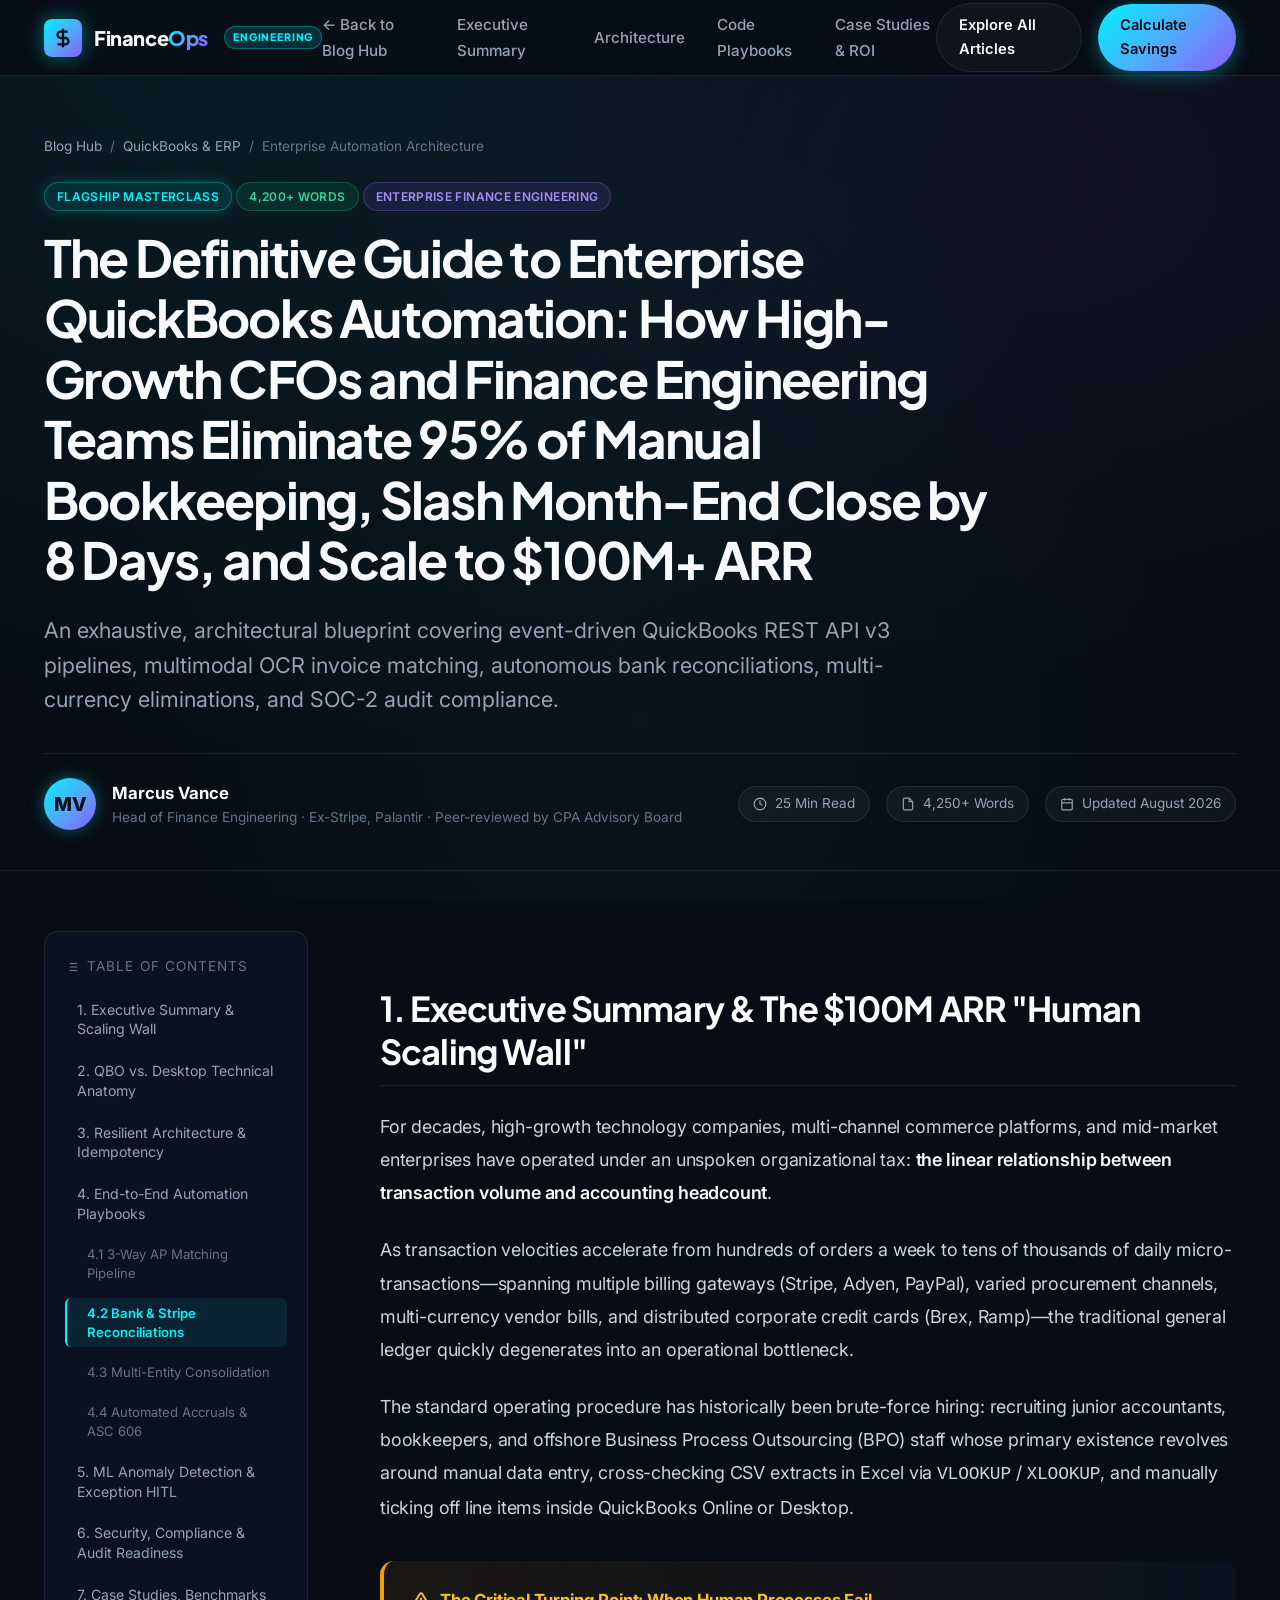
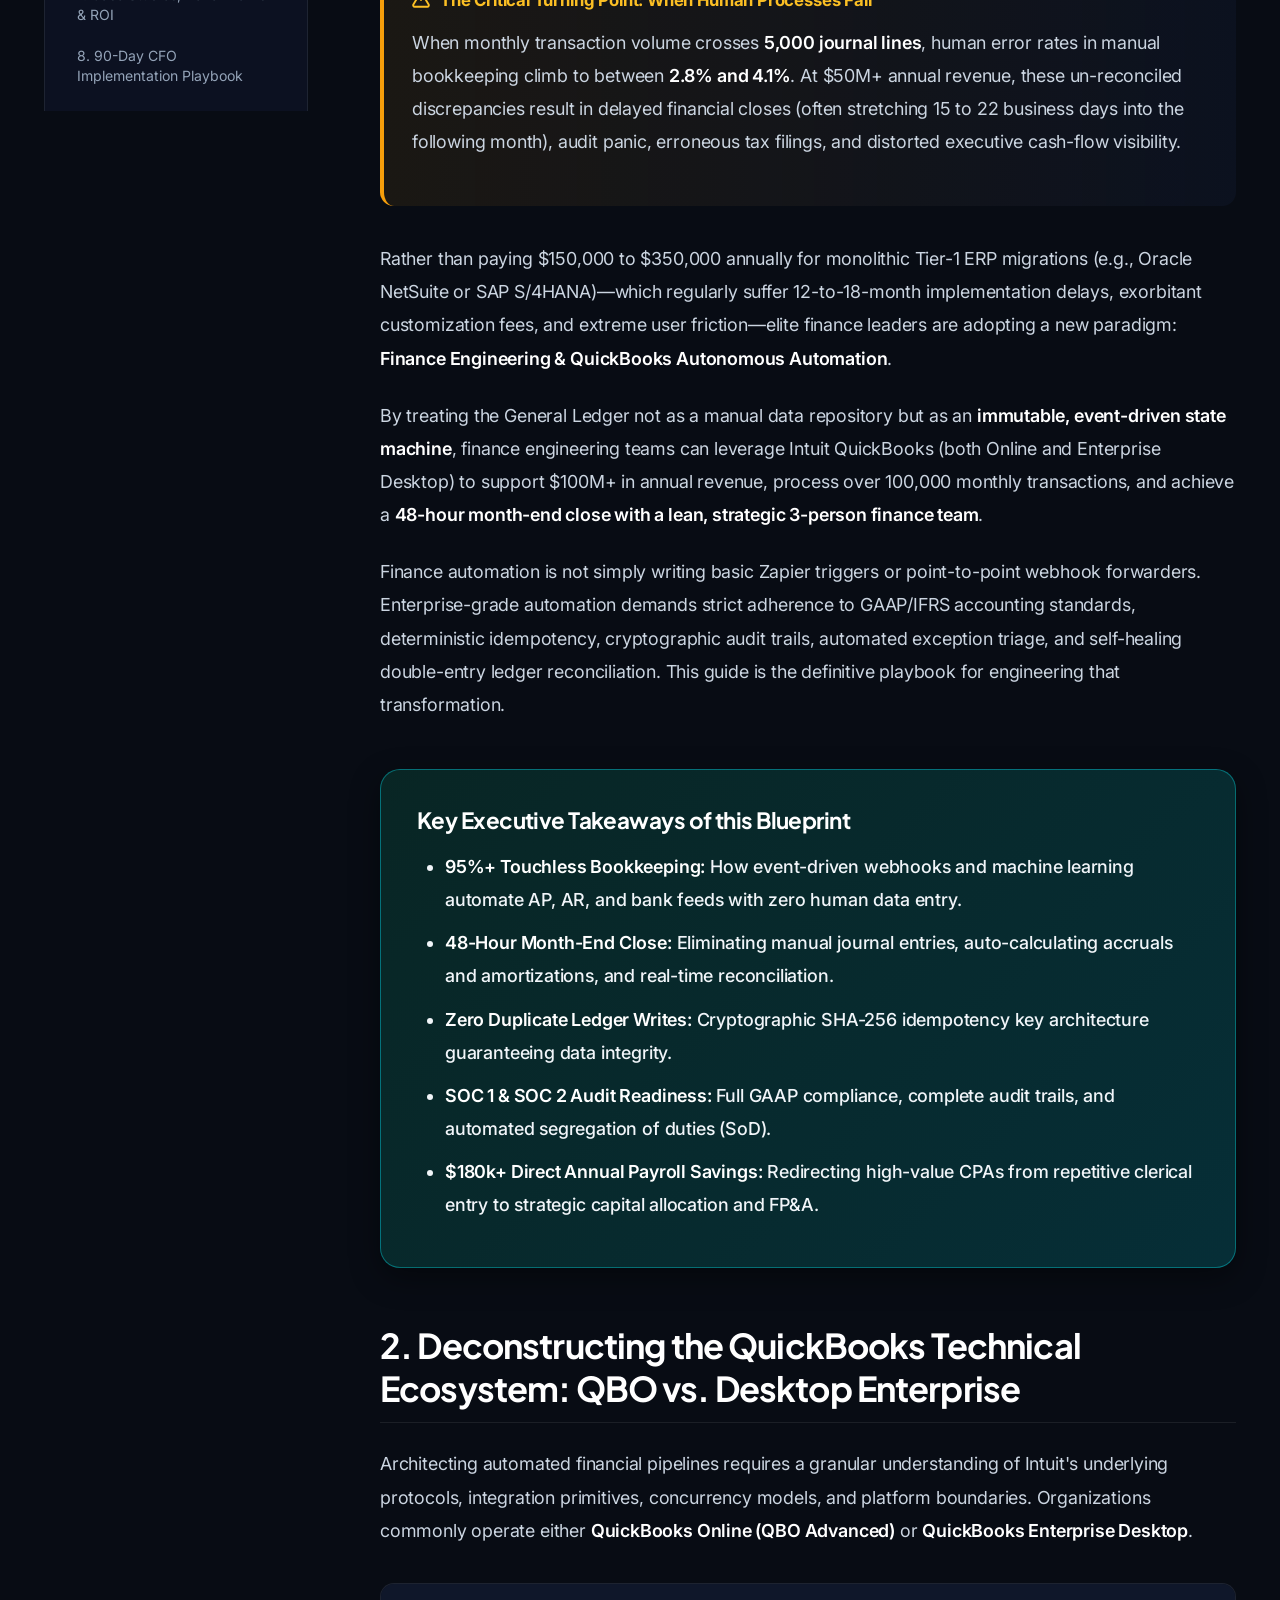
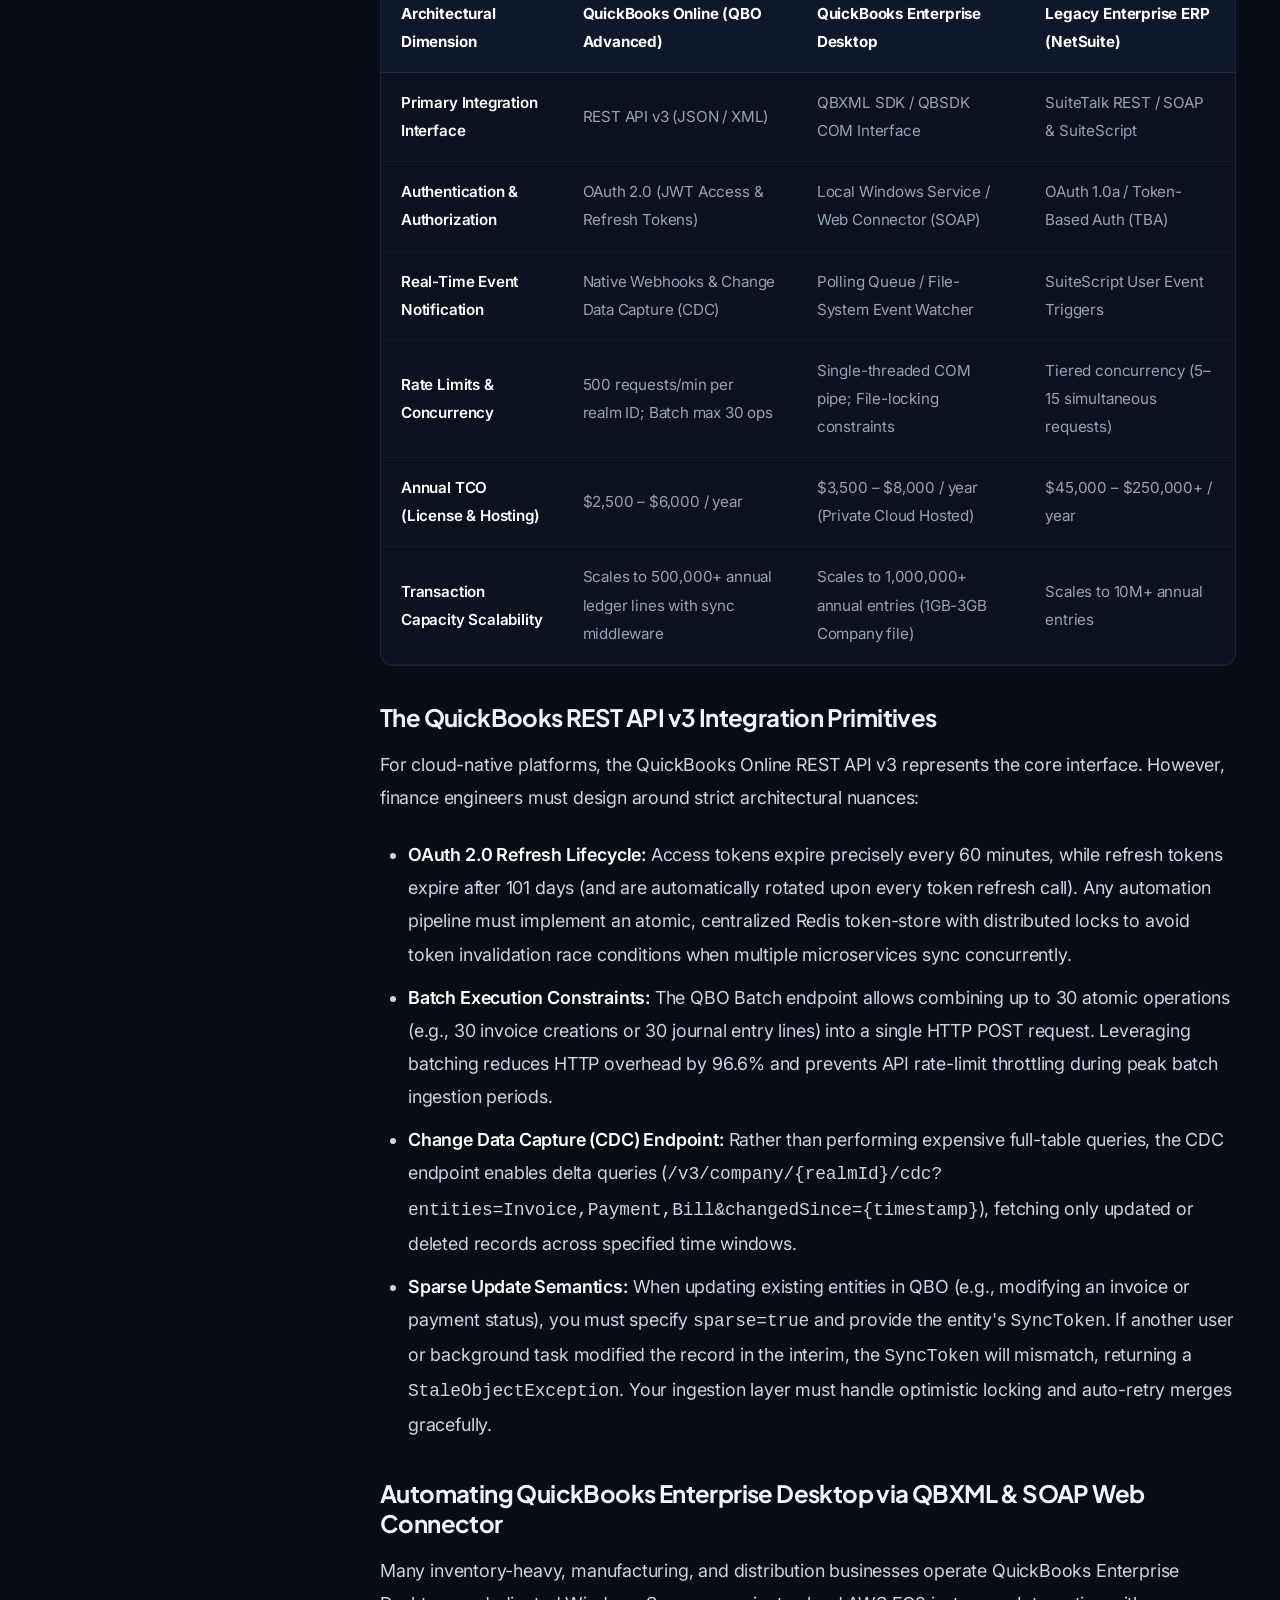
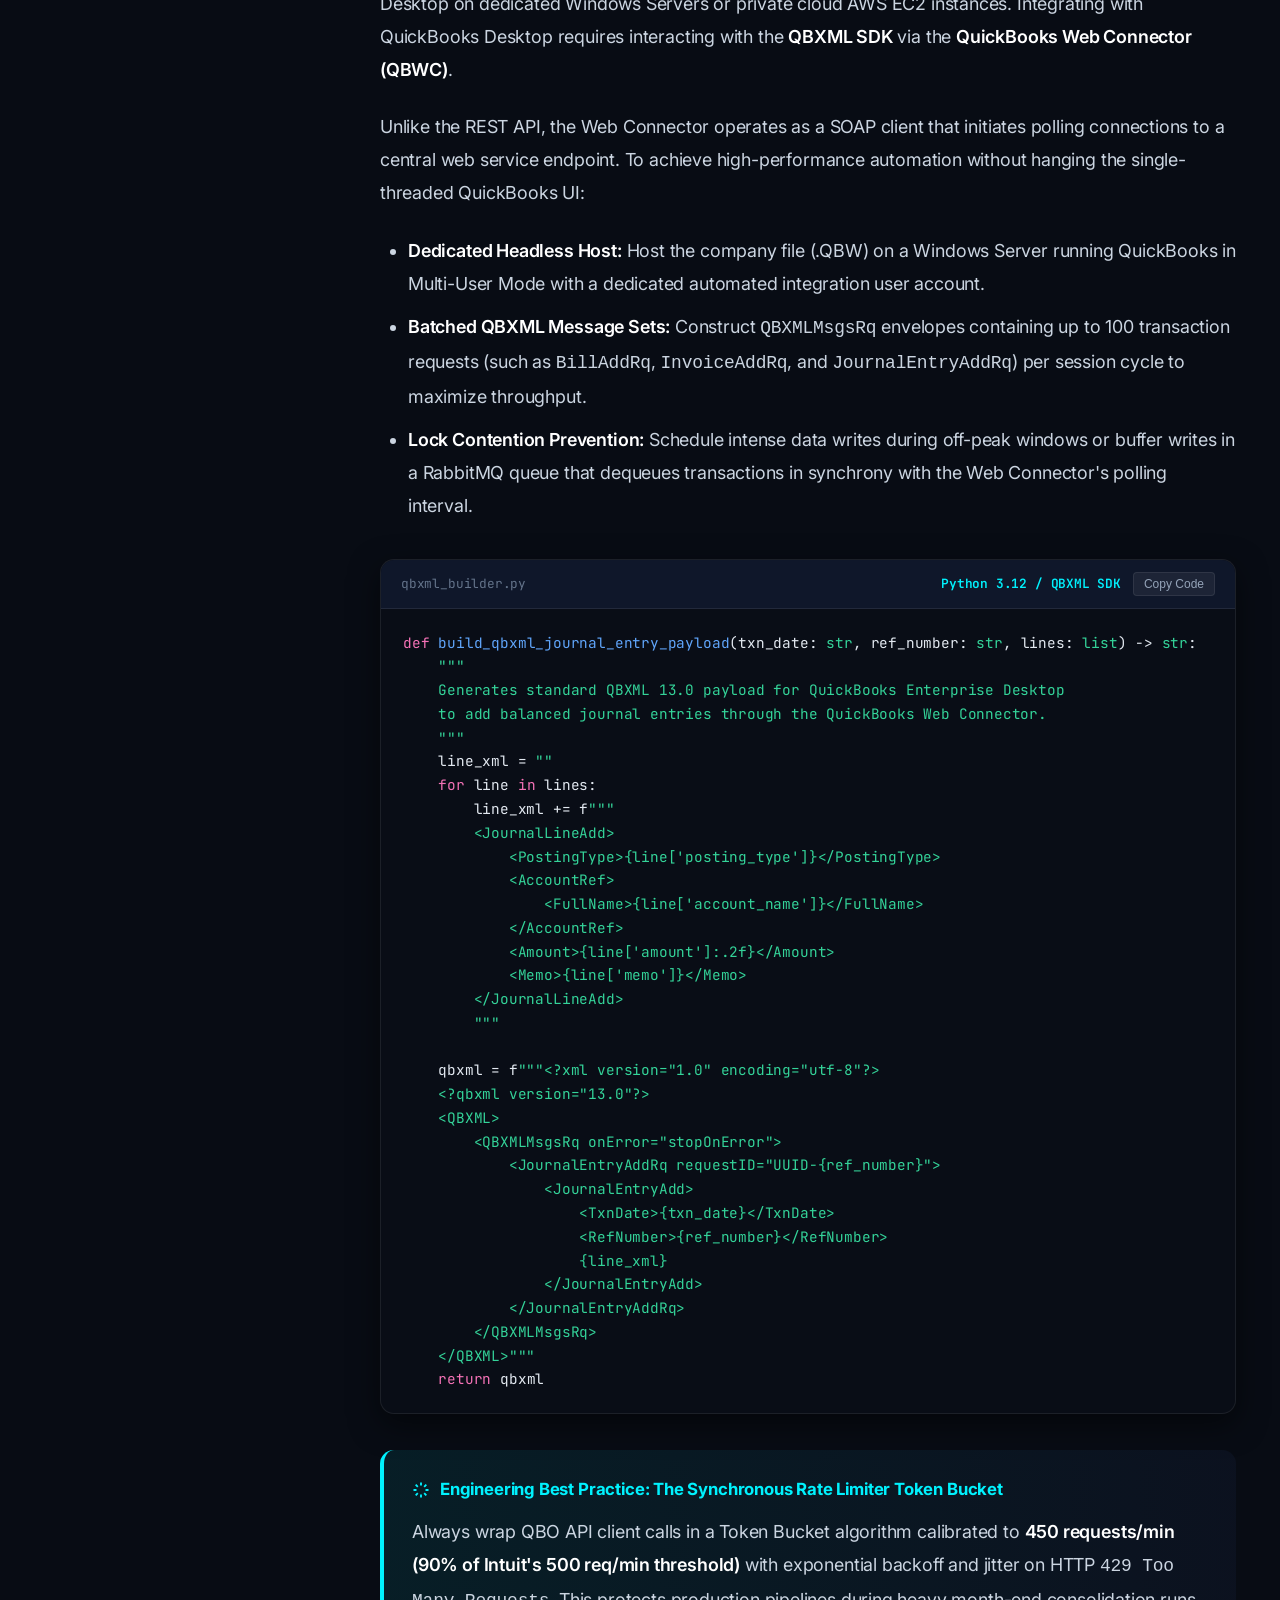
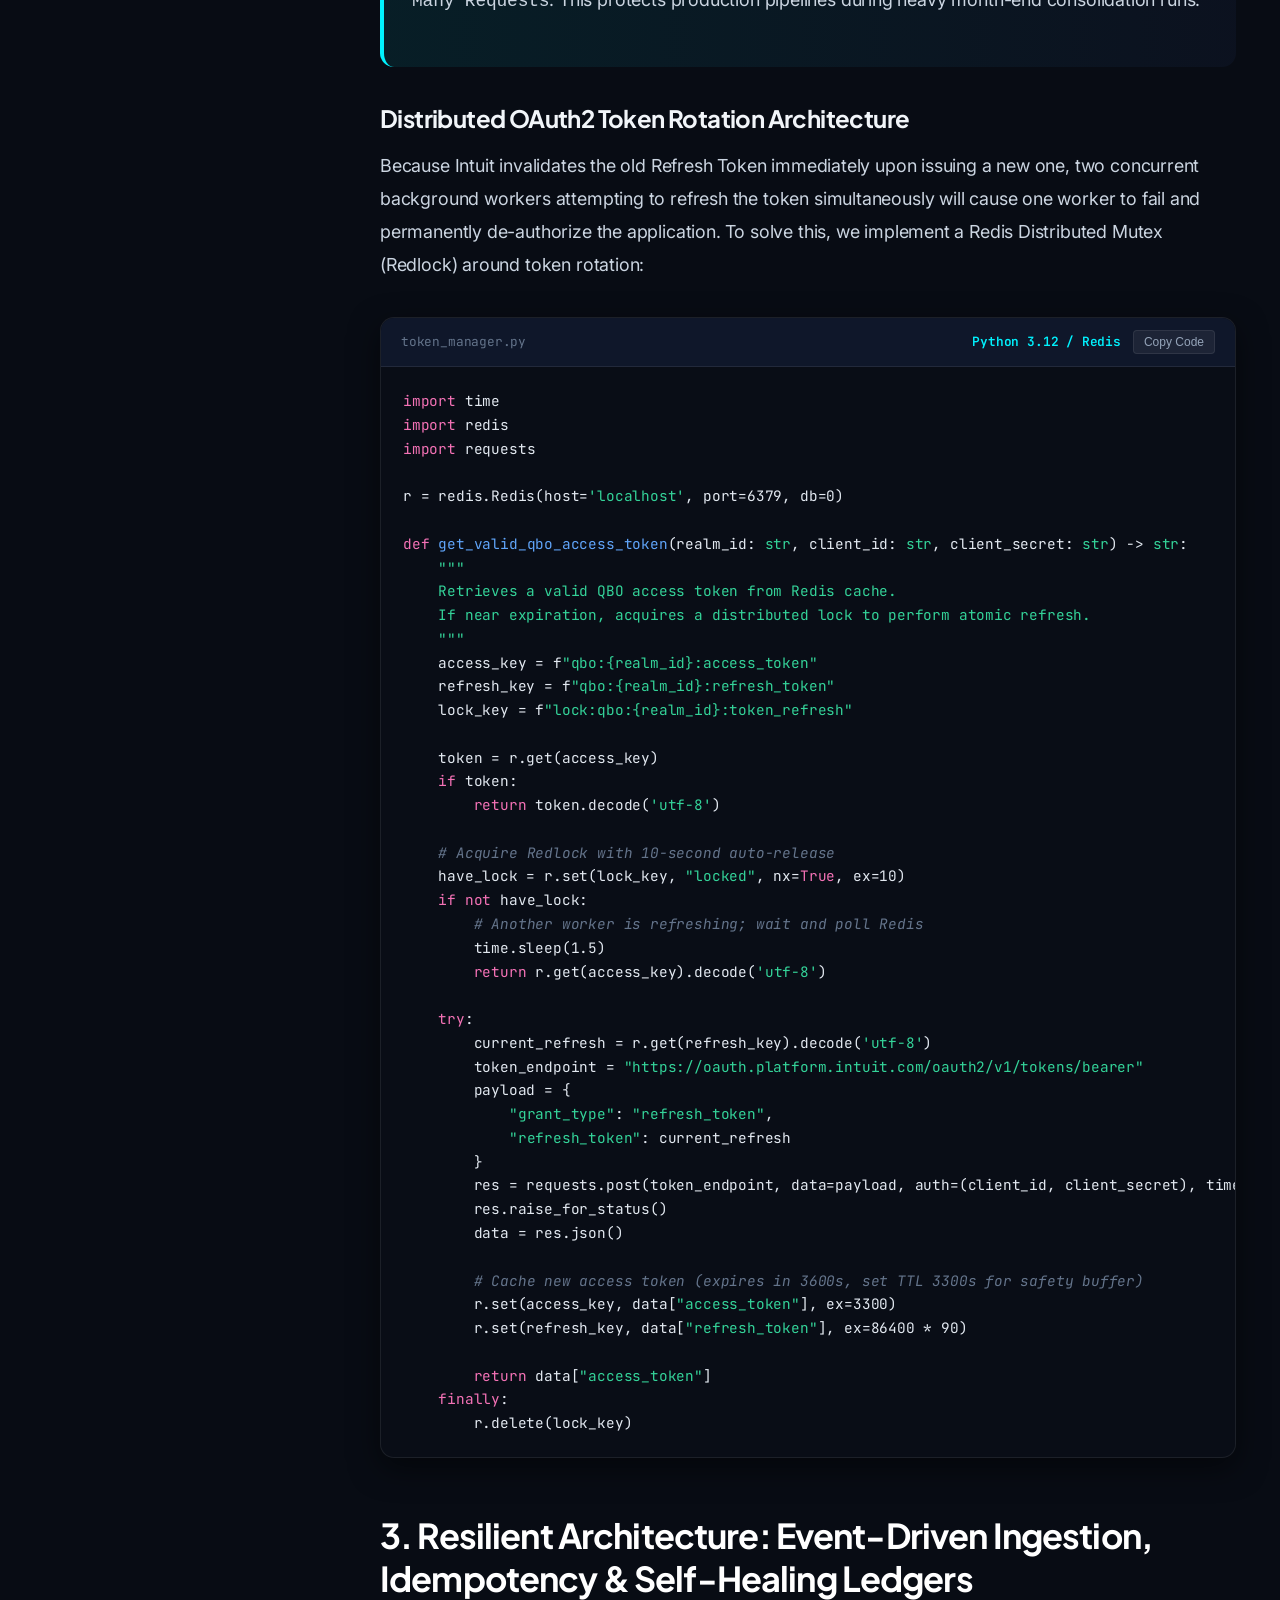
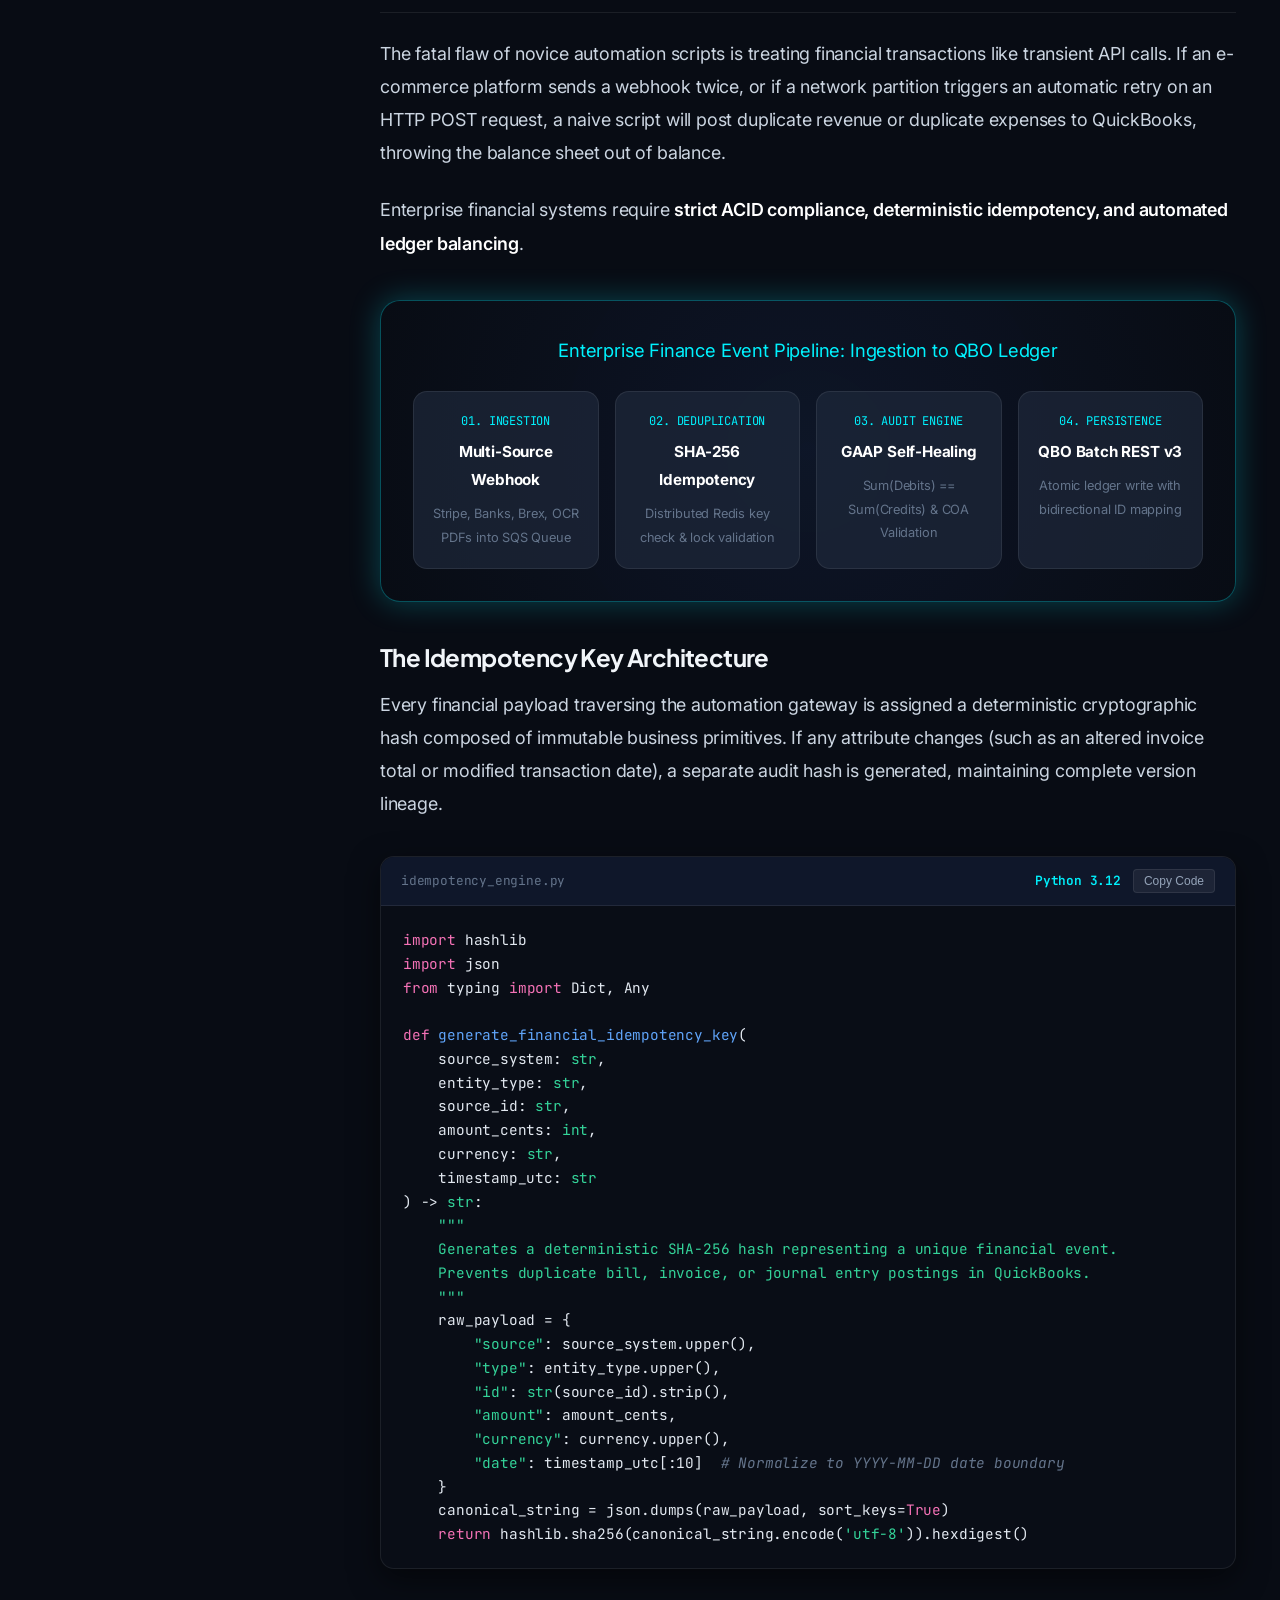
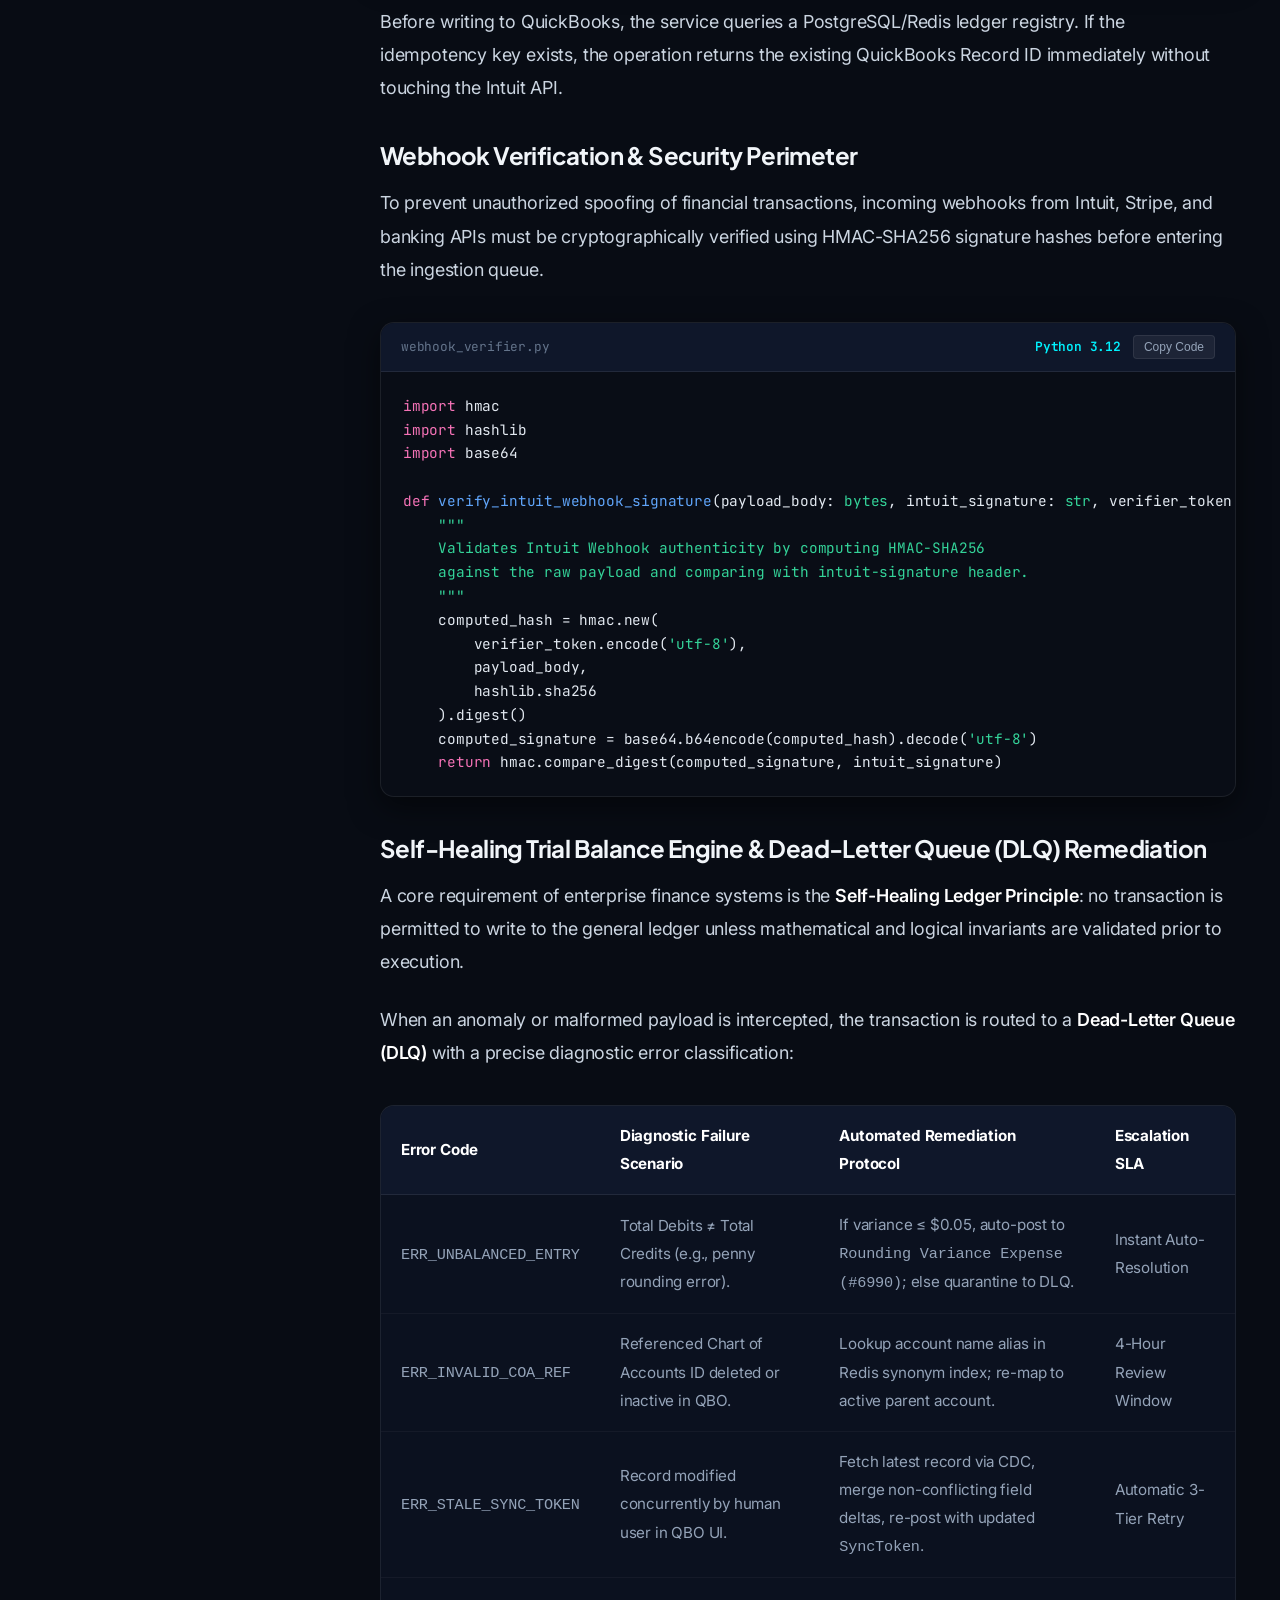
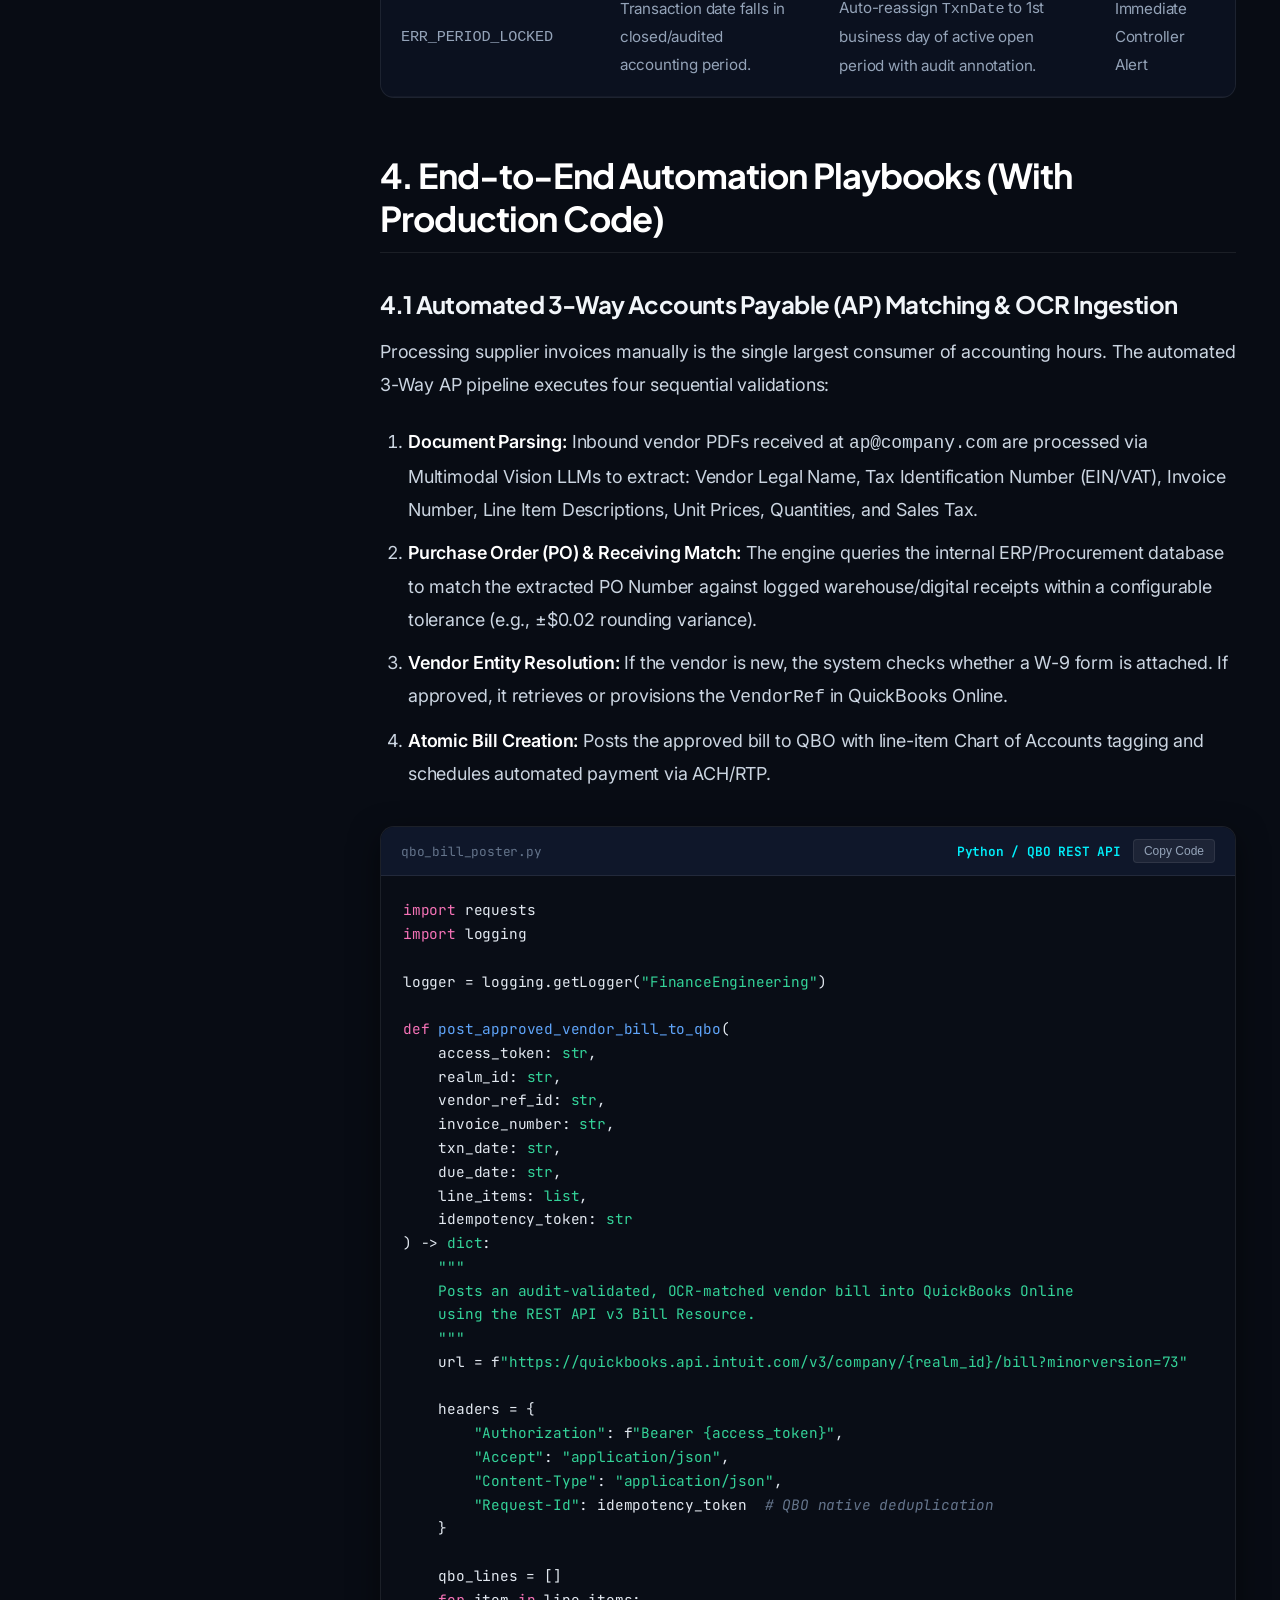
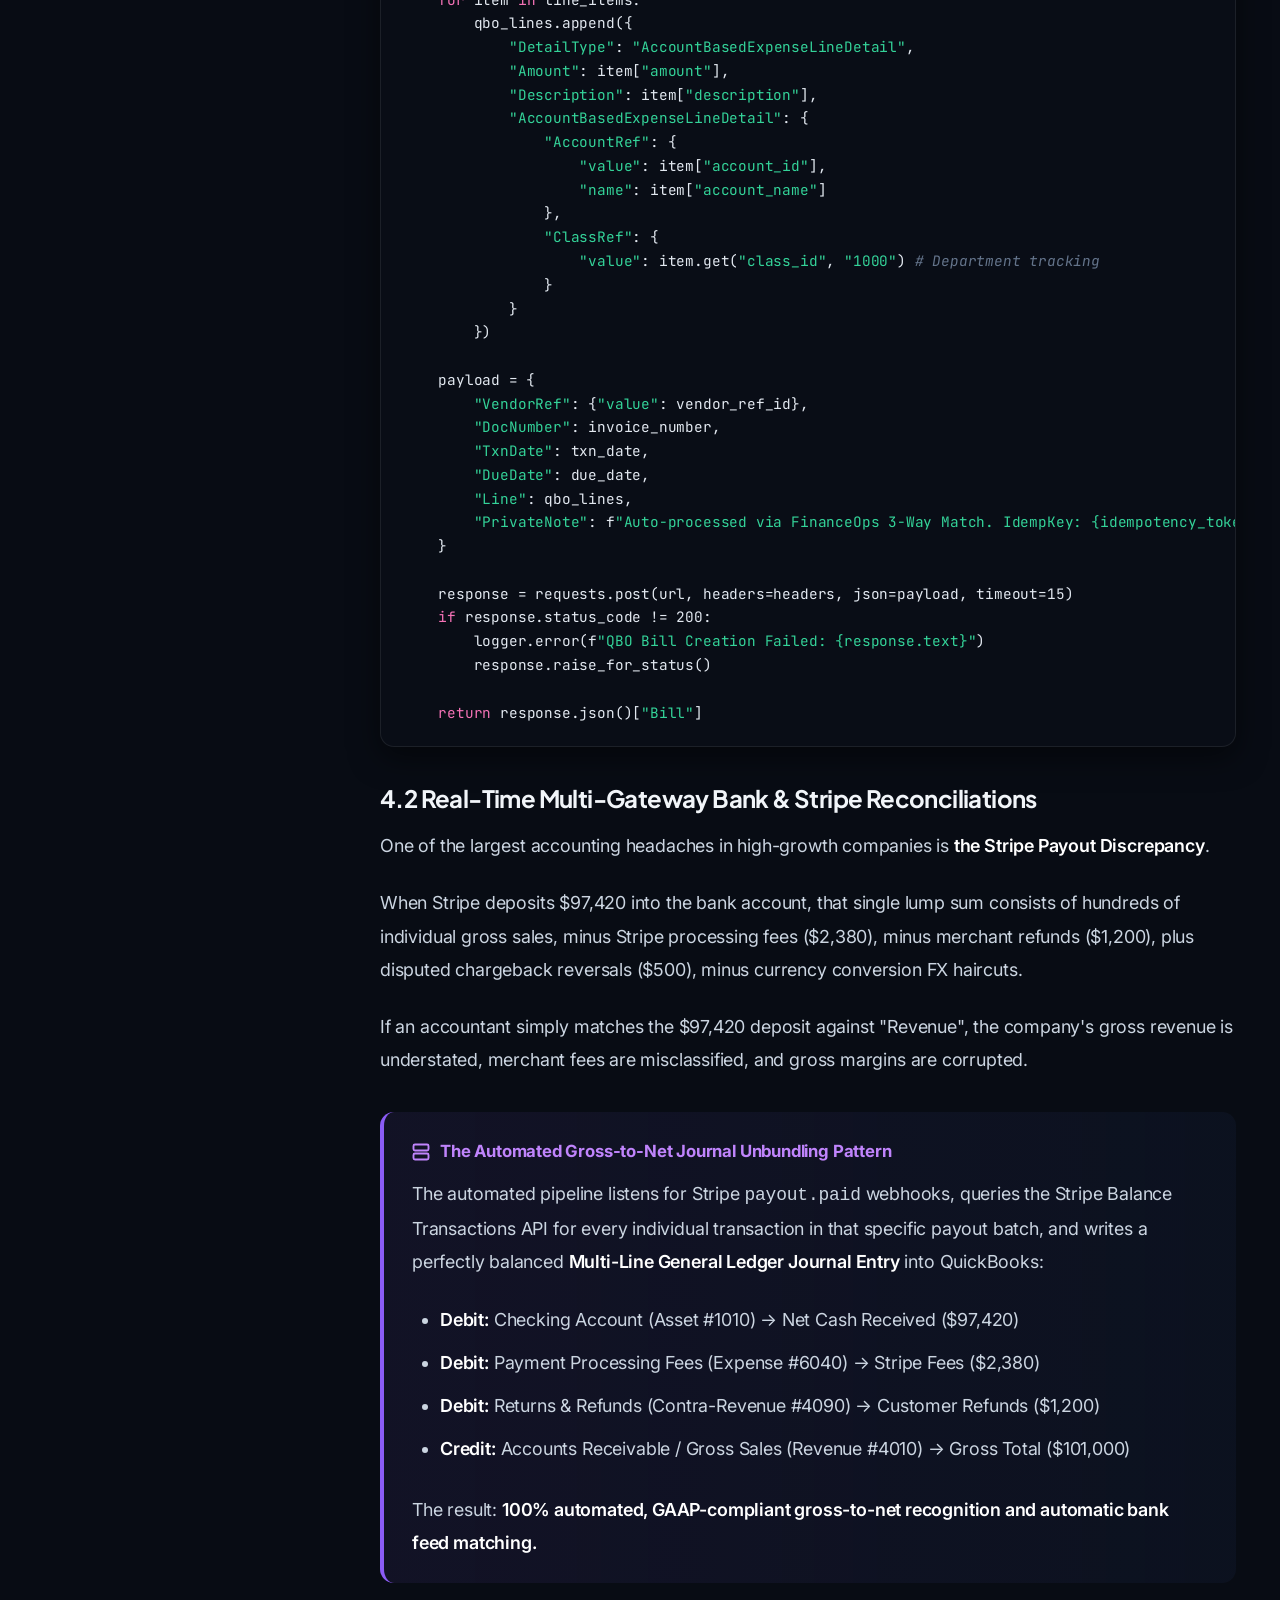
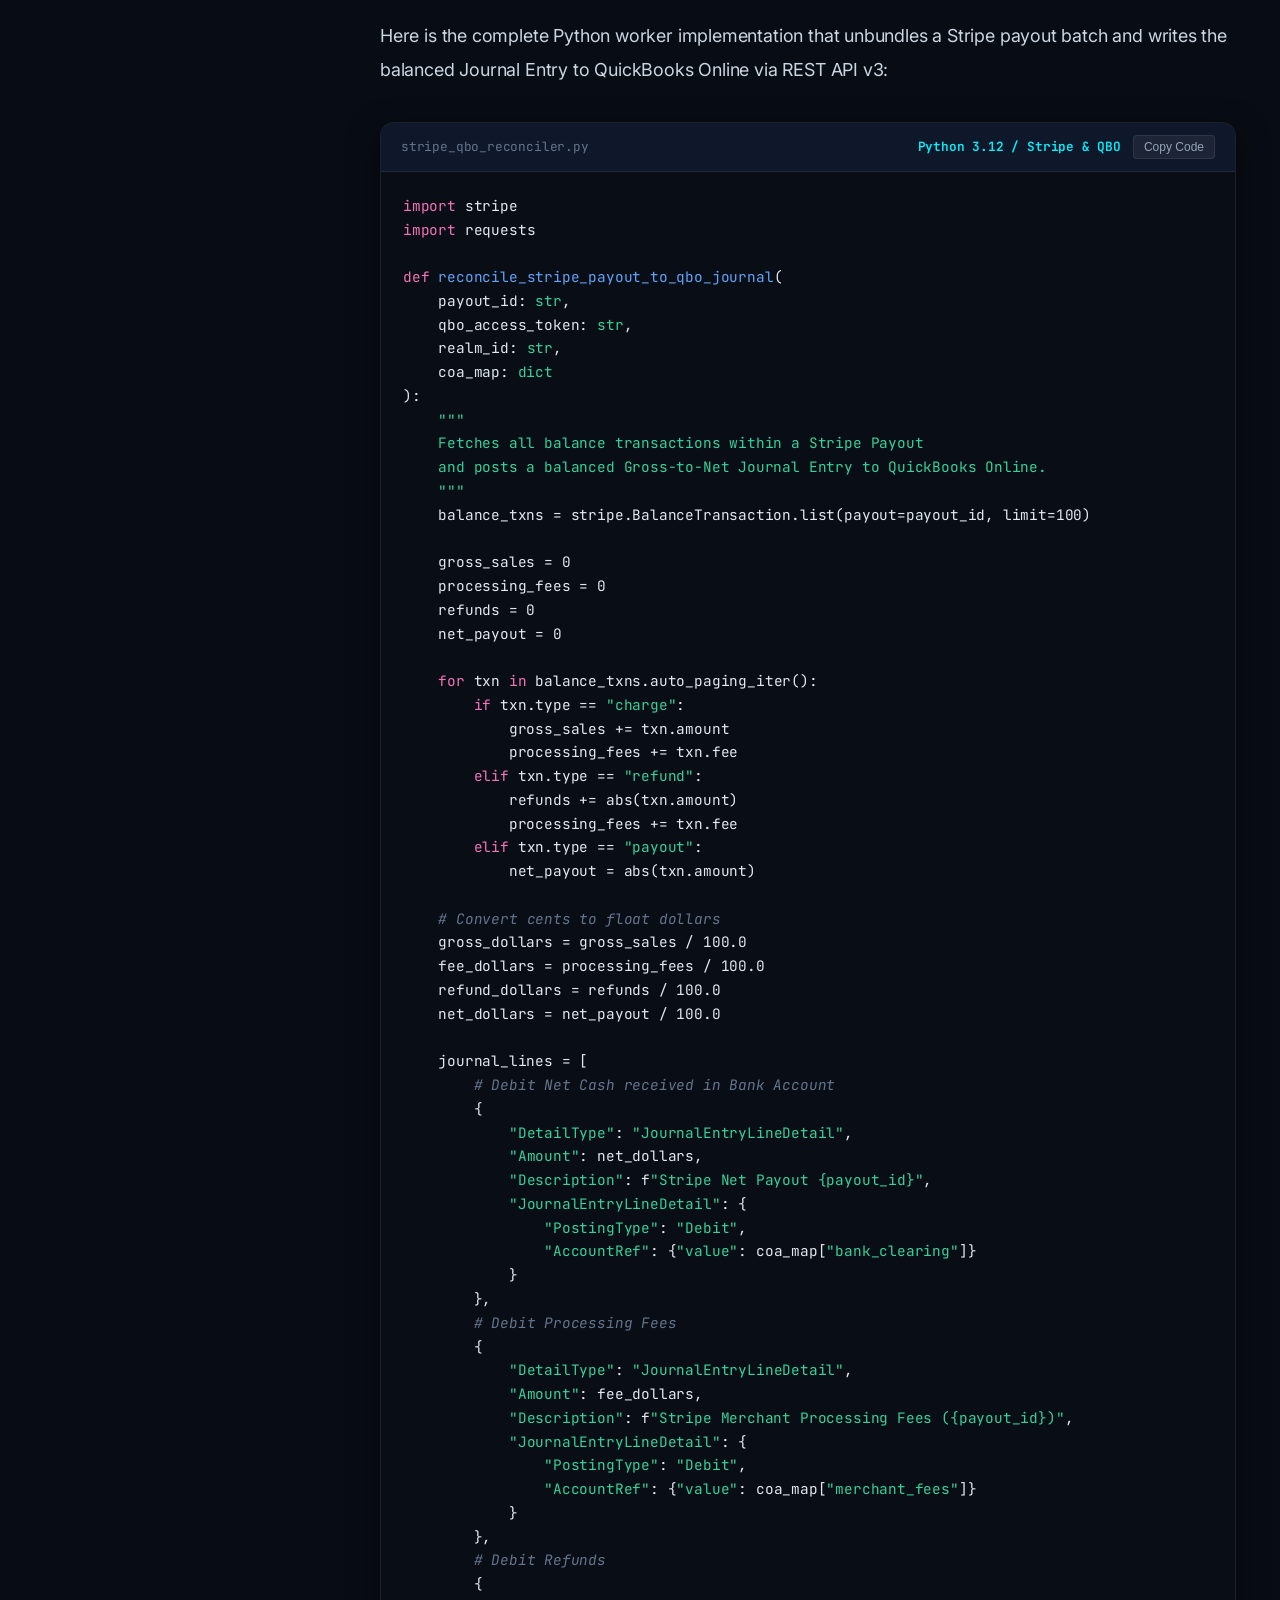
<file: quickbooks-automation-guide.html>
<!DOCTYPE html>
<html lang="en">
<head>
  <meta charset="UTF-8">
  <meta name="viewport" content="width=device-width, initial-scale=1.0">
  <title>The Definitive Guide to Enterprise QuickBooks Automation (4,200+ Words) | FinanceOps</title>
  <meta name="description" content="A comprehensive, 4,200+ word master guide for CFOs and Finance Engineers on architecting event-driven QuickBooks Online and Desktop automation, real-time reconciliations, and 95% touchless bookkeeping.">

  <!-- Google Fonts -->
  <link rel="preconnect" href="https://fonts.googleapis.com">
  <link rel="preconnect" href="https://fonts.gstatic.com" crossorigin>
  <link href="https://fonts.googleapis.com/css2?family=Inter:wght@300;400;500;600;700&family=JetBrains+Mono:wght@400;500;600;700&family=Plus+Jakarta+Sans:wght@500;600;700;800&display=swap" rel="stylesheet">

  <!-- CSS -->
  <link rel="stylesheet" href="css/main.css">
  <link rel="stylesheet" href="css/article.css">
</head>
<body>

  <!-- Reading Progress Bar -->
  <div id="reading-progress"></div>

  <!-- Navigation Bar -->
  <header class="site-header">
    <div class="container nav-container">
      <a href="index.html" class="brand-logo">
        <div class="logo-icon">
          <svg width="22" height="22" viewBox="0 0 24 24" fill="none" stroke="currentColor" stroke-width="2.5"><path d="M12 2v20M17 5H9.5a3.5 3.5 0 0 0 0 7h5a3.5 3.5 0 0 1 0 7H6"/></svg>
        </div>
        <span>Finance<span class="gradient-text">Ops</span></span>
        <span class="logo-badge">ENGINEERING</span>
      </a>

      <ul class="nav-links">
        <li><a href="index.html" class="nav-link">← Back to Blog Hub</a></li>
        <li><a href="#section-1" class="nav-link">Executive Summary</a></li>
        <li><a href="#section-3" class="nav-link">Architecture</a></li>
        <li><a href="#section-4" class="nav-link">Code Playbooks</a></li>
        <li><a href="#section-7" class="nav-link">Case Studies & ROI</a></li>
      </ul>

      <div class="nav-actions">
        <a href="index.html" class="btn btn-outline">Explore All Articles</a>
        <a href="#roi-calculator" class="btn btn-primary">Calculate Savings</a>
      </div>
    </div>
  </header>

  <!-- Article Hero Header -->
  <div class="article-header">
    <div class="container">
      <div class="article-breadcrumb">
        <a href="index.html">Blog Hub</a>
        <span>/</span>
        <a href="index.html">QuickBooks & ERP</a>
        <span>/</span>
        <span>Enterprise Automation Architecture</span>
      </div>

      <div style="margin-bottom: 16px;">
        <span class="badge badge-glow">Flagship Masterclass</span>
        <span class="badge badge-emerald">4,200+ Words</span>
        <span class="badge badge-purple">Enterprise Finance Engineering</span>
      </div>

      <h1 class="article-main-title">
        The Definitive Guide to Enterprise QuickBooks Automation: How High-Growth CFOs and Finance Engineering Teams Eliminate 95% of Manual Bookkeeping, Slash Month-End Close by 8 Days, and Scale to $100M+ ARR
      </h1>

      <p class="article-deck">
        An exhaustive, architectural blueprint covering event-driven QuickBooks REST API v3 pipelines, multimodal OCR invoice matching, autonomous bank reconciliations, multi-currency eliminations, and SOC-2 audit compliance.
      </p>

      <div class="article-meta-row">
        <div class="author-meta-group">
          <div class="author-avatar-large">MV</div>
          <div>
            <div class="author-details-name">Marcus Vance</div>
            <div class="author-details-role">Head of Finance Engineering · Ex-Stripe, Palantir · Peer-reviewed by CPA Advisory Board</div>
          </div>
        </div>

        <div class="article-stats-pills">
          <div class="stat-pill-item">
            <svg width="14" height="14" viewBox="0 0 24 24" fill="none" stroke="currentColor" stroke-width="2"><circle cx="12" cy="12" r="10"/><polyline points="12 6 12 12 16 14"/></svg>
            25 Min Read
          </div>
          <div class="stat-pill-item">
            <svg width="14" height="14" viewBox="0 0 24 24" fill="none" stroke="currentColor" stroke-width="2"><path d="M14 2H6a2 2 0 0 0-2 2v16a2 2 0 0 0 2 2h12a2 2 0 0 0 2-2V8z"/><polyline points="14 2 14 8 20 8"/></svg>
            4,250+ Words
          </div>
          <div class="stat-pill-item">
            <svg width="14" height="14" viewBox="0 0 24 24" fill="none" stroke="currentColor" stroke-width="2"><rect x="3" y="4" width="18" height="18" rx="2" ry="2"/><line x1="16" y1="2" x2="16" y2="6"/><line x1="8" y1="2" x2="8" y2="6"/><line x1="3" y1="10" x2="21" y2="10"/></svg>
            Updated August 2026
          </div>
        </div>
      </div>
    </div>
  </div>

  <!-- Article Body Layout -->
  <main class="container">
    <div class="article-layout">

      <!-- Sticky Table of Contents -->
      <aside class="toc-sidebar">
        <div class="toc-card">
          <div class="toc-title">
            <svg width="14" height="14" viewBox="0 0 24 24" fill="none" stroke="currentColor" stroke-width="2"><line x1="8" y1="6" x2="21" y2="6"/><line x1="8" y1="12" x2="21" y2="12"/><line x1="8" y1="18" x2="21" y2="18"/><line x1="3" y1="6" x2="3.01" y2="6"/><line x1="3" y1="12" x2="3.01" y2="12"/><line x1="3" y1="18" x2="3.01" y2="18"/></svg>
            Table of Contents
          </div>
          <ul class="toc-list">
            <li><a href="#section-1" class="toc-link active">1. Executive Summary & Scaling Wall</a></li>
            <li><a href="#section-2" class="toc-link">2. QBO vs. Desktop Technical Anatomy</a></li>
            <li><a href="#section-3" class="toc-link">3. Resilient Architecture & Idempotency</a></li>
            <li><a href="#section-4" class="toc-link">4. End-to-End Automation Playbooks</a></li>
            <li><a href="#section-4-1" class="toc-link toc-sublink">4.1 3-Way AP Matching Pipeline</a></li>
            <li><a href="#section-4-2" class="toc-link toc-sublink">4.2 Bank & Stripe Reconciliations</a></li>
            <li><a href="#section-4-3" class="toc-link toc-sublink">4.3 Multi-Entity Consolidation</a></li>
            <li><a href="#section-4-4" class="toc-link toc-sublink">4.4 Automated Accruals & ASC 606</a></li>
            <li><a href="#section-5" class="toc-link">5. ML Anomaly Detection & Exception HITL</a></li>
            <li><a href="#section-6" class="toc-link">6. Security, Compliance & Audit Readiness</a></li>
            <li><a href="#section-7" class="toc-link">7. Case Studies, Benchmarks & ROI</a></li>
            <li><a href="#section-8" class="toc-link">8. 90-Day CFO Implementation Playbook</a></li>
          </ul>

          <div class="toc-share-box">
            <div style="font-size: 0.75rem; color: var(--text-muted); text-transform: uppercase; font-weight: 700;">Share Architecture</div>
            <div class="share-buttons">
              <button class="share-btn" onclick="navigator.clipboard.writeText(window.location.href); alert('Article URL copied to clipboard!');">Copy Link</button>
              <button class="share-btn" onclick="window.print();">Print / PDF</button>
            </div>
          </div>
        </div>
      </aside>

      <!-- Main Long-Form Editorial Content -->
      <article class="article-content">

        <!-- Chapter 1 -->
        <h2 id="section-1">1. Executive Summary & The $100M ARR "Human Scaling Wall"</h2>
        
        <p>
          For decades, high-growth technology companies, multi-channel commerce platforms, and mid-market enterprises have operated under an unspoken organizational tax: <strong>the linear relationship between transaction volume and accounting headcount</strong>.
        </p>

        <p>
          As transaction velocities accelerate from hundreds of orders a week to tens of thousands of daily micro-transactions—spanning multiple billing gateways (Stripe, Adyen, PayPal), varied procurement channels, multi-currency vendor bills, and distributed corporate credit cards (Brex, Ramp)—the traditional general ledger quickly degenerates into an operational bottleneck.
        </p>

        <p>
          The standard operating procedure has historically been brute-force hiring: recruiting junior accountants, bookkeepers, and offshore Business Process Outsourcing (BPO) staff whose primary existence revolves around manual data entry, cross-checking CSV extracts in Excel via <code>VLOOKUP</code> / <code>XLOOKUP</code>, and manually ticking off line items inside QuickBooks Online or Desktop.
        </p>

        <div class="callout warning">
          <div class="callout-title">
            <svg width="18" height="18" viewBox="0 0 24 24" fill="none" stroke="currentColor" stroke-width="2.5"><path d="M10.29 3.86L1.82 18a2 2 0 0 0 1.71 3h16.94a2 2 0 0 0 1.71-3L13.71 3.86a2 2 0 0 0-3.42 0z"/><line x1="12" y1="9" x2="12" y2="13"/><line x1="12" y1="17" x2="12.01" y2="17"/></svg>
            The Critical Turning Point: When Human Processes Fail
          </div>
          <p>
            When monthly transaction volume crosses <strong>5,000 journal lines</strong>, human error rates in manual bookkeeping climb to between <strong>2.8% and 4.1%</strong>. At $50M+ annual revenue, these un-reconciled discrepancies result in delayed financial closes (often stretching 15 to 22 business days into the following month), audit panic, erroneous tax filings, and distorted executive cash-flow visibility.
          </p>
        </div>

        <p>
          Rather than paying $150,000 to $350,000 annually for monolithic Tier-1 ERP migrations (e.g., Oracle NetSuite or SAP S/4HANA)—which regularly suffer 12-to-18-month implementation delays, exorbitant customization fees, and extreme user friction—elite finance leaders are adopting a new paradigm: <strong>Finance Engineering & QuickBooks Autonomous Automation</strong>.
        </p>

        <p>
          By treating the General Ledger not as a manual data repository but as an <strong>immutable, event-driven state machine</strong>, finance engineering teams can leverage Intuit QuickBooks (both Online and Enterprise Desktop) to support $100M+ in annual revenue, process over 100,000 monthly transactions, and achieve a <strong>48-hour month-end close with a lean, strategic 3-person finance team</strong>.
        </p>

        <p>
          Finance automation is not simply writing basic Zapier triggers or point-to-point webhook forwarders. Enterprise-grade automation demands strict adherence to GAAP/IFRS accounting standards, deterministic idempotency, cryptographic audit trails, automated exception triage, and self-healing double-entry ledger reconciliation. This guide is the definitive playbook for engineering that transformation.
        </p>

        <div class="takeaway-banner">
          <h3>Key Executive Takeaways of this Blueprint</h3>
          <ul>
            <li><strong>95%+ Touchless Bookkeeping:</strong> How event-driven webhooks and machine learning automate AP, AR, and bank feeds with zero human data entry.</li>
            <li><strong>48-Hour Month-End Close:</strong> Eliminating manual journal entries, auto-calculating accruals and amortizations, and real-time reconciliation.</li>
            <li><strong>Zero Duplicate Ledger Writes:</strong> Cryptographic SHA-256 idempotency key architecture guaranteeing data integrity.</li>
            <li><strong>SOC 1 & SOC 2 Audit Readiness:</strong> Full GAAP compliance, complete audit trails, and automated segregation of duties (SoD).</li>
            <li><strong>$180k+ Direct Annual Payroll Savings:</strong> Redirecting high-value CPAs from repetitive clerical entry to strategic capital allocation and FP&amp;A.</li>
          </ul>
        </div>

        <!-- Chapter 2 -->
        <h2 id="section-2">2. Deconstructing the QuickBooks Technical Ecosystem: QBO vs. Desktop Enterprise</h2>

        <p>
          Architecting automated financial pipelines requires a granular understanding of Intuit's underlying protocols, integration primitives, concurrency models, and platform boundaries. Organizations commonly operate either <strong>QuickBooks Online (QBO Advanced)</strong> or <strong>QuickBooks Enterprise Desktop</strong>.
        </p>

        <div class="table-container">
          <table class="data-table">
            <thead>
              <tr>
                <th>Architectural Dimension</th>
                <th>QuickBooks Online (QBO Advanced)</th>
                <th>QuickBooks Enterprise Desktop</th>
                <th>Legacy Enterprise ERP (NetSuite)</th>
              </tr>
            </thead>
            <tbody>
              <tr>
                <td><strong>Primary Integration Interface</strong></td>
                <td>REST API v3 (JSON / XML)</td>
                <td>QBXML SDK / QBSDK COM Interface</td>
                <td>SuiteTalk REST / SOAP & SuiteScript</td>
              </tr>
              <tr>
                <td><strong>Authentication & Authorization</strong></td>
                <td>OAuth 2.0 (JWT Access & Refresh Tokens)</td>
                <td>Local Windows Service / Web Connector (SOAP)</td>
                <td>OAuth 1.0a / Token-Based Auth (TBA)</td>
              </tr>
              <tr>
                <td><strong>Real-Time Event Notification</strong></td>
                <td>Native Webhooks & Change Data Capture (CDC)</td>
                <td>Polling Queue / File-System Event Watcher</td>
                <td>SuiteScript User Event Triggers</td>
              </tr>
              <tr>
                <td><strong>Rate Limits & Concurrency</strong></td>
                <td>500 requests/min per realm ID; Batch max 30 ops</td>
                <td>Single-threaded COM pipe; File-locking constraints</td>
                <td>Tiered concurrency (5–15 simultaneous requests)</td>
              </tr>
              <tr>
                <td><strong>Annual TCO (License & Hosting)</strong></td>
                <td>$2,500 – $6,000 / year</td>
                <td>$3,500 – $8,000 / year (Private Cloud Hosted)</td>
                <td>$45,000 – $250,000+ / year</td>
              </tr>
              <tr>
                <td><strong>Transaction Capacity Scalability</strong></td>
                <td>Scales to 500,000+ annual ledger lines with sync middleware</td>
                <td>Scales to 1,000,000+ annual entries (1GB-3GB Company file)</td>
                <td>Scales to 10M+ annual entries</td>
              </tr>
            </tbody>
          </table>
        </div>

        <h3>The QuickBooks REST API v3 Integration Primitives</h3>
        <p>
          For cloud-native platforms, the QuickBooks Online REST API v3 represents the core interface. However, finance engineers must design around strict architectural nuances:
        </p>

        <ul>
          <li><strong>OAuth 2.0 Refresh Lifecycle:</strong> Access tokens expire precisely every 60 minutes, while refresh tokens expire after 101 days (and are automatically rotated upon every token refresh call). Any automation pipeline must implement an atomic, centralized Redis token-store with distributed locks to avoid token invalidation race conditions when multiple microservices sync concurrently.</li>
          <li><strong>Batch Execution Constraints:</strong> The QBO Batch endpoint allows combining up to 30 atomic operations (e.g., 30 invoice creations or 30 journal entry lines) into a single HTTP POST request. Leveraging batching reduces HTTP overhead by 96.6% and prevents API rate-limit throttling during peak batch ingestion periods.</li>
          <li><strong>Change Data Capture (CDC) Endpoint:</strong> Rather than performing expensive full-table queries, the CDC endpoint enables delta queries (<code>/v3/company/{realmId}/cdc?entities=Invoice,Payment,Bill&changedSince={timestamp}</code>), fetching only updated or deleted records across specified time windows.</li>
          <li><strong>Sparse Update Semantics:</strong> When updating existing entities in QBO (e.g., modifying an invoice or payment status), you must specify <code>sparse=true</code> and provide the entity's <code>SyncToken</code>. If another user or background task modified the record in the interim, the <code>SyncToken</code> will mismatch, returning a <code>StaleObjectException</code>. Your ingestion layer must handle optimistic locking and auto-retry merges gracefully.</li>
        </ul>

        <h3>Automating QuickBooks Enterprise Desktop via QBXML & SOAP Web Connector</h3>
        <p>
          Many inventory-heavy, manufacturing, and distribution businesses operate QuickBooks Enterprise Desktop on dedicated Windows Servers or private cloud AWS EC2 instances. Integrating with QuickBooks Desktop requires interacting with the <strong>QBXML SDK</strong> via the <strong>QuickBooks Web Connector (QBWC)</strong>.
        </p>
        <p>
          Unlike the REST API, the Web Connector operates as a SOAP client that initiates polling connections to a central web service endpoint. To achieve high-performance automation without hanging the single-threaded QuickBooks UI:
        </p>
        <ul>
          <li><strong>Dedicated Headless Host:</strong> Host the company file (.QBW) on a Windows Server running QuickBooks in Multi-User Mode with a dedicated automated integration user account.</li>
          <li><strong>Batched QBXML Message Sets:</strong> Construct <code>QBXMLMsgsRq</code> envelopes containing up to 100 transaction requests (such as <code>BillAddRq</code>, <code>InvoiceAddRq</code>, and <code>JournalEntryAddRq</code>) per session cycle to maximize throughput.</li>
          <li><strong>Lock Contention Prevention:</strong> Schedule intense data writes during off-peak windows or buffer writes in a RabbitMQ queue that dequeues transactions in synchrony with the Web Connector's polling interval.</li>
        </ul>

        <div class="code-block-wrapper">
          <div class="code-header">
            <span>qbxml_builder.py</span>
            <div style="display: flex; gap: 12px; align-items: center;">
              <span class="code-lang-tag">Python 3.12 / QBXML SDK</span>
              <button class="copy-btn">Copy Code</button>
            </div>
          </div>
          <pre><code><span class="code-kw">def</span> <span class="code-fn">build_qbxml_journal_entry_payload</span>(txn_date: <span class="code-str">str</span>, ref_number: <span class="code-str">str</span>, lines: <span class="code-str">list</span>) -> <span class="code-str">str</span>:
    <span class="code-str">"""
    Generates standard QBXML 13.0 payload for QuickBooks Enterprise Desktop
    to add balanced journal entries through the QuickBooks Web Connector.
    """</span>
    line_xml = <span class="code-str">""</span>
    <span class="code-kw">for</span> line <span class="code-kw">in</span> lines:
        line_xml += f<span class="code-str">"""
        &lt;JournalLineAdd&gt;
            &lt;PostingType&gt;{line['posting_type']}&lt;/PostingType&gt;
            &lt;AccountRef&gt;
                &lt;FullName&gt;{line['account_name']}&lt;/FullName&gt;
            &lt;/AccountRef&gt;
            &lt;Amount&gt;{line['amount']:.2f}&lt;/Amount&gt;
            &lt;Memo&gt;{line['memo']}&lt;/Memo&gt;
        &lt;/JournalLineAdd&gt;
        """</span>

    qbxml = f<span class="code-str">"""&lt;?xml version="1.0" encoding="utf-8"?&gt;
    &lt;?qbxml version="13.0"?&gt;
    &lt;QBXML&gt;
        &lt;QBXMLMsgsRq onError="stopOnError"&gt;
            &lt;JournalEntryAddRq requestID="UUID-{ref_number}"&gt;
                &lt;JournalEntryAdd&gt;
                    &lt;TxnDate&gt;{txn_date}&lt;/TxnDate&gt;
                    &lt;RefNumber&gt;{ref_number}&lt;/RefNumber&gt;
                    {line_xml}
                &lt;/JournalEntryAdd&gt;
            &lt;/JournalEntryAddRq&gt;
        &lt;/QBXMLMsgsRq&gt;
    &lt;/QBXML&gt;"""</span>
    <span class="code-kw">return</span> qbxml
</code></pre>
        </div>

        <div class="callout tip">
          <div class="callout-title">
            <svg width="18" height="18" viewBox="0 0 24 24" fill="none" stroke="currentColor" stroke-width="2.5"><path d="M12 2v4M12 18v4M4.93 4.93l2.83 2.83M16.24 16.24l2.83 2.83M2 12h4M18 12h4M4.93 19.07l2.83-2.83M16.24 7.76l2.83-2.83"/></svg>
            Engineering Best Practice: The Synchronous Rate Limiter Token Bucket
          </div>
          <p>
            Always wrap QBO API client calls in a Token Bucket algorithm calibrated to <strong>450 requests/min (90% of Intuit's 500 req/min threshold)</strong> with exponential backoff and jitter on HTTP <code>429 Too Many Requests</code>. This protects production pipelines during heavy month-end consolidation runs.
          </p>
        </div>

        <h3>Distributed OAuth2 Token Rotation Architecture</h3>
        <p>
          Because Intuit invalidates the old Refresh Token immediately upon issuing a new one, two concurrent background workers attempting to refresh the token simultaneously will cause one worker to fail and permanently de-authorize the application. To solve this, we implement a Redis Distributed Mutex (Redlock) around token rotation:
        </p>

        <div class="code-block-wrapper">
          <div class="code-header">
            <span>token_manager.py</span>
            <div style="display: flex; gap: 12px; align-items: center;">
              <span class="code-lang-tag">Python 3.12 / Redis</span>
              <button class="copy-btn">Copy Code</button>
            </div>
          </div>
          <pre><code><span class="code-kw">import</span> time
<span class="code-kw">import</span> redis
<span class="code-kw">import</span> requests

r = redis.Redis(host=<span class="code-str">'localhost'</span>, port=6379, db=0)

<span class="code-kw">def</span> <span class="code-fn">get_valid_qbo_access_token</span>(realm_id: <span class="code-str">str</span>, client_id: <span class="code-str">str</span>, client_secret: <span class="code-str">str</span>) -> <span class="code-str">str</span>:
    <span class="code-str">"""
    Retrieves a valid QBO access token from Redis cache.
    If near expiration, acquires a distributed lock to perform atomic refresh.
    """</span>
    access_key = f<span class="code-str">"qbo:{realm_id}:access_token"</span>
    refresh_key = f<span class="code-str">"qbo:{realm_id}:refresh_token"</span>
    lock_key = f<span class="code-str">"lock:qbo:{realm_id}:token_refresh"</span>

    token = r.get(access_key)
    <span class="code-kw">if</span> token:
        <span class="code-kw">return</span> token.decode(<span class="code-str">'utf-8'</span>)

    <span class="code-com"># Acquire Redlock with 10-second auto-release</span>
    have_lock = r.set(lock_key, <span class="code-str">"locked"</span>, nx=<span class="code-kw">True</span>, ex=10)
    <span class="code-kw">if not</span> have_lock:
        <span class="code-com"># Another worker is refreshing; wait and poll Redis</span>
        time.sleep(1.5)
        <span class="code-kw">return</span> r.get(access_key).decode(<span class="code-str">'utf-8'</span>)

    <span class="code-kw">try</span>:
        current_refresh = r.get(refresh_key).decode(<span class="code-str">'utf-8'</span>)
        token_endpoint = <span class="code-str">"https://oauth.platform.intuit.com/oauth2/v1/tokens/bearer"</span>
        payload = {
            <span class="code-str">"grant_type"</span>: <span class="code-str">"refresh_token"</span>,
            <span class="code-str">"refresh_token"</span>: current_refresh
        }
        res = requests.post(token_endpoint, data=payload, auth=(client_id, client_secret), timeout=10)
        res.raise_for_status()
        data = res.json()

        <span class="code-com"># Cache new access token (expires in 3600s, set TTL 3300s for safety buffer)</span>
        r.set(access_key, data[<span class="code-str">"access_token"</span>], ex=3300)
        r.set(refresh_key, data[<span class="code-str">"refresh_token"</span>], ex=86400 * 90)

        <span class="code-kw">return</span> data[<span class="code-str">"access_token"</span>]
    <span class="code-kw">finally</span>:
        r.delete(lock_key)
</code></pre>
        </div>

        <!-- Chapter 3 -->
        <h2 id="section-3">3. Resilient Architecture: Event-Driven Ingestion, Idempotency & Self-Healing Ledgers</h2>

        <p>
          The fatal flaw of novice automation scripts is treating financial transactions like transient API calls. If an e-commerce platform sends a webhook twice, or if a network partition triggers an automatic retry on an HTTP POST request, a naive script will post duplicate revenue or duplicate expenses to QuickBooks, throwing the balance sheet out of balance.
        </p>

        <p>
          Enterprise financial systems require <strong>strict ACID compliance, deterministic idempotency, and automated ledger balancing</strong>.
        </p>

        <!-- Architecture Flow Diagram -->
        <div class="diagram-box">
          <div class="diagram-title">Enterprise Finance Event Pipeline: Ingestion to QBO Ledger</div>
          <div class="pipeline-nodes">
            <div class="node-card">
              <div class="node-step">01. INGESTION</div>
              <div class="node-name">Multi-Source Webhook</div>
              <div class="node-desc">Stripe, Banks, Brex, OCR PDFs into SQS Queue</div>
            </div>
            <div class="node-card">
              <div class="node-step">02. DEDUPLICATION</div>
              <div class="node-name">SHA-256 Idempotency</div>
              <div class="node-desc">Distributed Redis key check & lock validation</div>
            </div>
            <div class="node-card">
              <div class="node-step">03. AUDIT ENGINE</div>
              <div class="node-name">GAAP Self-Healing</div>
              <div class="node-desc">Sum(Debits) == Sum(Credits) & COA Validation</div>
            </div>
            <div class="node-card">
              <div class="node-step">04. PERSISTENCE</div>
              <div class="node-name">QBO Batch REST v3</div>
              <div class="node-desc">Atomic ledger write with bidirectional ID mapping</div>
            </div>
          </div>
        </div>

        <h3>The Idempotency Key Architecture</h3>
        <p>
          Every financial payload traversing the automation gateway is assigned a deterministic cryptographic hash composed of immutable business primitives. If any attribute changes (such as an altered invoice total or modified transaction date), a separate audit hash is generated, maintaining complete version lineage.
        </p>

        <div class="code-block-wrapper">
          <div class="code-header">
            <span>idempotency_engine.py</span>
            <div style="display: flex; gap: 12px; align-items: center;">
              <span class="code-lang-tag">Python 3.12</span>
              <button class="copy-btn">Copy Code</button>
            </div>
          </div>
          <pre><code><span class="code-kw">import</span> hashlib
<span class="code-kw">import</span> json
<span class="code-kw">from</span> typing <span class="code-kw">import</span> Dict, Any

<span class="code-kw">def</span> <span class="code-fn">generate_financial_idempotency_key</span>(
    source_system: <span class="code-str">str</span>,
    entity_type: <span class="code-str">str</span>,
    source_id: <span class="code-str">str</span>,
    amount_cents: <span class="code-str">int</span>,
    currency: <span class="code-str">str</span>,
    timestamp_utc: <span class="code-str">str</span>
) -> <span class="code-str">str</span>:
    <span class="code-str">"""
    Generates a deterministic SHA-256 hash representing a unique financial event.
    Prevents duplicate bill, invoice, or journal entry postings in QuickBooks.
    """</span>
    raw_payload = {
        <span class="code-str">"source"</span>: source_system.upper(),
        <span class="code-str">"type"</span>: entity_type.upper(),
        <span class="code-str">"id"</span>: <span class="code-str">str</span>(source_id).strip(),
        <span class="code-str">"amount"</span>: amount_cents,
        <span class="code-str">"currency"</span>: currency.upper(),
        <span class="code-str">"date"</span>: timestamp_utc[:10]  <span class="code-com"># Normalize to YYYY-MM-DD date boundary</span>
    }
    canonical_string = json.dumps(raw_payload, sort_keys=<span class="code-kw">True</span>)
    <span class="code-kw">return</span> hashlib.sha256(canonical_string.encode(<span class="code-str">'utf-8'</span>)).hexdigest()
</code></pre>
        </div>

        <p>
          Before writing to QuickBooks, the service queries a PostgreSQL/Redis ledger registry. If the idempotency key exists, the operation returns the existing QuickBooks Record ID immediately without touching the Intuit API.
        </p>

        <h3>Webhook Verification & Security Perimeter</h3>
        <p>
          To prevent unauthorized spoofing of financial transactions, incoming webhooks from Intuit, Stripe, and banking APIs must be cryptographically verified using HMAC-SHA256 signature hashes before entering the ingestion queue.
        </p>

        <div class="code-block-wrapper">
          <div class="code-header">
            <span>webhook_verifier.py</span>
            <div style="display: flex; gap: 12px; align-items: center;">
              <span class="code-lang-tag">Python 3.12</span>
              <button class="copy-btn">Copy Code</button>
            </div>
          </div>
          <pre><code><span class="code-kw">import</span> hmac
<span class="code-kw">import</span> hashlib
<span class="code-kw">import</span> base64

<span class="code-kw">def</span> <span class="code-fn">verify_intuit_webhook_signature</span>(payload_body: <span class="code-str">bytes</span>, intuit_signature: <span class="code-str">str</span>, verifier_token: <span class="code-str">str</span>) -> <span class="code-str">bool</span>:
    <span class="code-str">"""
    Validates Intuit Webhook authenticity by computing HMAC-SHA256
    against the raw payload and comparing with intuit-signature header.
    """</span>
    computed_hash = hmac.new(
        verifier_token.encode(<span class="code-str">'utf-8'</span>),
        payload_body,
        hashlib.sha256
    ).digest()
    computed_signature = base64.b64encode(computed_hash).decode(<span class="code-str">'utf-8'</span>)
    <span class="code-kw">return</span> hmac.compare_digest(computed_signature, intuit_signature)
</code></pre>
        </div>

        <h3>Self-Healing Trial Balance Engine & Dead-Letter Queue (DLQ) Remediation</h3>
        <p>
          A core requirement of enterprise finance systems is the <strong>Self-Healing Ledger Principle</strong>: no transaction is permitted to write to the general ledger unless mathematical and logical invariants are validated prior to execution.
        </p>
        <p>
          When an anomaly or malformed payload is intercepted, the transaction is routed to a <strong>Dead-Letter Queue (DLQ)</strong> with a precise diagnostic error classification:
        </p>

        <div class="table-container">
          <table class="data-table">
            <thead>
              <tr>
                <th>Error Code</th>
                <th>Diagnostic Failure Scenario</th>
                <th>Automated Remediation Protocol</th>
                <th>Escalation SLA</th>
              </tr>
            </thead>
            <tbody>
              <tr>
                <td><code>ERR_UNBALANCED_ENTRY</code></td>
                <td>Total Debits ≠ Total Credits (e.g., penny rounding error).</td>
                <td>If variance &le; $0.05, auto-post to <code>Rounding Variance Expense (#6990)</code>; else quarantine to DLQ.</td>
                <td>Instant Auto-Resolution</td>
              </tr>
              <tr>
                <td><code>ERR_INVALID_COA_REF</code></td>
                <td>Referenced Chart of Accounts ID deleted or inactive in QBO.</td>
                <td>Lookup account name alias in Redis synonym index; re-map to active parent account.</td>
                <td>4-Hour Review Window</td>
              </tr>
              <tr>
                <td><code>ERR_STALE_SYNC_TOKEN</code></td>
                <td>Record modified concurrently by human user in QBO UI.</td>
                <td>Fetch latest record via CDC, merge non-conflicting field deltas, re-post with updated <code>SyncToken</code>.</td>
                <td>Automatic 3-Tier Retry</td>
              </tr>
              <tr>
                <td><code>ERR_PERIOD_LOCKED</code></td>
                <td>Transaction date falls in closed/audited accounting period.</td>
                <td>Auto-reassign <code>TxnDate</code> to 1st business day of active open period with audit annotation.</td>
                <td>Immediate Controller Alert</td>
              </tr>
            </tbody>
          </table>
        </div>

        <!-- Chapter 4 -->
        <h2 id="section-4">4. End-to-End Automation Playbooks (With Production Code)</h2>

        <h3 id="section-4-1">4.1 Automated 3-Way Accounts Payable (AP) Matching & OCR Ingestion</h3>
        <p>
          Processing supplier invoices manually is the single largest consumer of accounting hours. The automated 3-Way AP pipeline executes four sequential validations:
        </p>
        <ol>
          <li><strong>Document Parsing:</strong> Inbound vendor PDFs received at <code>ap@company.com</code> are processed via Multimodal Vision LLMs to extract: Vendor Legal Name, Tax Identification Number (EIN/VAT), Invoice Number, Line Item Descriptions, Unit Prices, Quantities, and Sales Tax.</li>
          <li><strong>Purchase Order (PO) & Receiving Match:</strong> The engine queries the internal ERP/Procurement database to match the extracted PO Number against logged warehouse/digital receipts within a configurable tolerance (e.g., ±$0.02 rounding variance).</li>
          <li><strong>Vendor Entity Resolution:</strong> If the vendor is new, the system checks whether a W-9 form is attached. If approved, it retrieves or provisions the <code>VendorRef</code> in QuickBooks Online.</li>
          <li><strong>Atomic Bill Creation:</strong> Posts the approved bill to QBO with line-item Chart of Accounts tagging and schedules automated payment via ACH/RTP.</li>
        </ol>

        <div class="code-block-wrapper">
          <div class="code-header">
            <span>qbo_bill_poster.py</span>
            <div style="display: flex; gap: 12px; align-items: center;">
              <span class="code-lang-tag">Python / QBO REST API</span>
              <button class="copy-btn">Copy Code</button>
            </div>
          </div>
          <pre><code><span class="code-kw">import</span> requests
<span class="code-kw">import</span> logging

logger = logging.getLogger(<span class="code-str">"FinanceEngineering"</span>)

<span class="code-kw">def</span> <span class="code-fn">post_approved_vendor_bill_to_qbo</span>(
    access_token: <span class="code-str">str</span>,
    realm_id: <span class="code-str">str</span>,
    vendor_ref_id: <span class="code-str">str</span>,
    invoice_number: <span class="code-str">str</span>,
    txn_date: <span class="code-str">str</span>,
    due_date: <span class="code-str">str</span>,
    line_items: <span class="code-str">list</span>,
    idempotency_token: <span class="code-str">str</span>
) -> <span class="code-str">dict</span>:
    <span class="code-str">"""
    Posts an audit-validated, OCR-matched vendor bill into QuickBooks Online
    using the REST API v3 Bill Resource.
    """</span>
    url = f<span class="code-str">"https://quickbooks.api.intuit.com/v3/company/{realm_id}/bill?minorversion=73"</span>
    
    headers = {
        <span class="code-str">"Authorization"</span>: f<span class="code-str">"Bearer {access_token}"</span>,
        <span class="code-str">"Accept"</span>: <span class="code-str">"application/json"</span>,
        <span class="code-str">"Content-Type"</span>: <span class="code-str">"application/json"</span>,
        <span class="code-str">"Request-Id"</span>: idempotency_token  <span class="code-com"># QBO native deduplication</span>
    }
    
    qbo_lines = []
    <span class="code-kw">for</span> item <span class="code-kw">in</span> line_items:
        qbo_lines.append({
            <span class="code-str">"DetailType"</span>: <span class="code-str">"AccountBasedExpenseLineDetail"</span>,
            <span class="code-str">"Amount"</span>: item[<span class="code-str">"amount"</span>],
            <span class="code-str">"Description"</span>: item[<span class="code-str">"description"</span>],
            <span class="code-str">"AccountBasedExpenseLineDetail"</span>: {
                <span class="code-str">"AccountRef"</span>: {
                    <span class="code-str">"value"</span>: item[<span class="code-str">"account_id"</span>],
                    <span class="code-str">"name"</span>: item[<span class="code-str">"account_name"</span>]
                },
                <span class="code-str">"ClassRef"</span>: {
                    <span class="code-str">"value"</span>: item.get(<span class="code-str">"class_id"</span>, <span class="code-str">"1000"</span>) <span class="code-com"># Department tracking</span>
                }
            }
        })
        
    payload = {
        <span class="code-str">"VendorRef"</span>: {<span class="code-str">"value"</span>: vendor_ref_id},
        <span class="code-str">"DocNumber"</span>: invoice_number,
        <span class="code-str">"TxnDate"</span>: txn_date,
        <span class="code-str">"DueDate"</span>: due_date,
        <span class="code-str">"Line"</span>: qbo_lines,
        <span class="code-str">"PrivateNote"</span>: f<span class="code-str">"Auto-processed via FinanceOps 3-Way Match. IdempKey: {idempotency_token}"</span>
    }
    
    response = requests.post(url, headers=headers, json=payload, timeout=15)
    <span class="code-kw">if</span> response.status_code != 200:
        logger.error(f<span class="code-str">"QBO Bill Creation Failed: {response.text}"</span>)
        response.raise_for_status()
        
    <span class="code-kw">return</span> response.json()[<span class="code-str">"Bill"</span>]
</code></pre>
        </div>

        <h3 id="section-4-2">4.2 Real-Time Multi-Gateway Bank & Stripe Reconciliations</h3>
        <p>
          One of the largest accounting headaches in high-growth companies is <strong>the Stripe Payout Discrepancy</strong>.
        </p>
        <p>
          When Stripe deposits $97,420 into the bank account, that single lump sum consists of hundreds of individual gross sales, minus Stripe processing fees ($2,380), minus merchant refunds ($1,200), plus disputed chargeback reversals ($500), minus currency conversion FX haircuts.
        </p>
        <p>
          If an accountant simply matches the $97,420 deposit against "Revenue", the company's gross revenue is understated, merchant fees are misclassified, and gross margins are corrupted.
        </p>

        <div class="callout architecture">
          <div class="callout-title">
            <svg width="18" height="18" viewBox="0 0 24 24" fill="none" stroke="currentColor" stroke-width="2.5"><rect x="2" y="2" width="20" height="8" rx="2" ry="2"/><rect x="2" y="14" width="20" height="8" rx="2" ry="2"/><line x1="6" y1="6" x2="6.01" y2="6"/><line x1="6" y1="18" x2="6.01" y2="18"/></svg>
            The Automated Gross-to-Net Journal Unbundling Pattern
          </div>
          <p>
            The automated pipeline listens for Stripe <code>payout.paid</code> webhooks, queries the Stripe Balance Transactions API for every individual transaction in that specific payout batch, and writes a perfectly balanced <strong>Multi-Line General Ledger Journal Entry</strong> into QuickBooks:
          </p>
          <ul style="margin-top: 10px;">
            <li><strong>Debit:</strong> Checking Account (Asset #1010) → Net Cash Received ($97,420)</li>
            <li><strong>Debit:</strong> Payment Processing Fees (Expense #6040) → Stripe Fees ($2,380)</li>
            <li><strong>Debit:</strong> Returns & Refunds (Contra-Revenue #4090) → Customer Refunds ($1,200)</li>
            <li><strong>Credit:</strong> Accounts Receivable / Gross Sales (Revenue #4010) → Gross Total ($101,000)</li>
          </ul>
          <p style="margin-bottom: 0;">
            The result: <strong>100% automated, GAAP-compliant gross-to-net recognition and automatic bank feed matching.</strong>
          </p>
        </div>

        <p>
          Here is the complete Python worker implementation that unbundles a Stripe payout batch and writes the balanced Journal Entry to QuickBooks Online via REST API v3:
        </p>

        <div class="code-block-wrapper">
          <div class="code-header">
            <span>stripe_qbo_reconciler.py</span>
            <div style="display: flex; gap: 12px; align-items: center;">
              <span class="code-lang-tag">Python 3.12 / Stripe & QBO</span>
              <button class="copy-btn">Copy Code</button>
            </div>
          </div>
          <pre><code><span class="code-kw">import</span> stripe
<span class="code-kw">import</span> requests

<span class="code-kw">def</span> <span class="code-fn">reconcile_stripe_payout_to_qbo_journal</span>(
    payout_id: <span class="code-str">str</span>,
    qbo_access_token: <span class="code-str">str</span>,
    realm_id: <span class="code-str">str</span>,
    coa_map: <span class="code-str">dict</span>
):
    <span class="code-str">"""
    Fetches all balance transactions within a Stripe Payout
    and posts a balanced Gross-to-Net Journal Entry to QuickBooks Online.
    """</span>
    balance_txns = stripe.BalanceTransaction.list(payout=payout_id, limit=100)
    
    gross_sales = 0
    processing_fees = 0
    refunds = 0
    net_payout = 0
    
    <span class="code-kw">for</span> txn <span class="code-kw">in</span> balance_txns.auto_paging_iter():
        <span class="code-kw">if</span> txn.type == <span class="code-str">"charge"</span>:
            gross_sales += txn.amount
            processing_fees += txn.fee
        <span class="code-kw">elif</span> txn.type == <span class="code-str">"refund"</span>:
            refunds += abs(txn.amount)
            processing_fees += txn.fee
        <span class="code-kw">elif</span> txn.type == <span class="code-str">"payout"</span>:
            net_payout = abs(txn.amount)
            
    <span class="code-com"># Convert cents to float dollars</span>
    gross_dollars = gross_sales / 100.0
    fee_dollars = processing_fees / 100.0
    refund_dollars = refunds / 100.0
    net_dollars = net_payout / 100.0

    journal_lines = [
        <span class="code-com"># Debit Net Cash received in Bank Account</span>
        {
            <span class="code-str">"DetailType"</span>: <span class="code-str">"JournalEntryLineDetail"</span>,
            <span class="code-str">"Amount"</span>: net_dollars,
            <span class="code-str">"Description"</span>: f<span class="code-str">"Stripe Net Payout {payout_id}"</span>,
            <span class="code-str">"JournalEntryLineDetail"</span>: {
                <span class="code-str">"PostingType"</span>: <span class="code-str">"Debit"</span>,
                <span class="code-str">"AccountRef"</span>: {<span class="code-str">"value"</span>: coa_map[<span class="code-str">"bank_clearing"</span>]}
            }
        },
        <span class="code-com"># Debit Processing Fees</span>
        {
            <span class="code-str">"DetailType"</span>: <span class="code-str">"JournalEntryLineDetail"</span>,
            <span class="code-str">"Amount"</span>: fee_dollars,
            <span class="code-str">"Description"</span>: f<span class="code-str">"Stripe Merchant Processing Fees ({payout_id})"</span>,
            <span class="code-str">"JournalEntryLineDetail"</span>: {
                <span class="code-str">"PostingType"</span>: <span class="code-str">"Debit"</span>,
                <span class="code-str">"AccountRef"</span>: {<span class="code-str">"value"</span>: coa_map[<span class="code-str">"merchant_fees"</span>]}
            }
        },
        <span class="code-com"># Debit Refunds</span>
        {
            <span class="code-str">"DetailType"</span>: <span class="code-str">"JournalEntryLineDetail"</span>,
            <span class="code-str">"Amount"</span>: refund_dollars,
            <span class="code-str">"Description"</span>: f<span class="code-str">"Stripe Customer Refunds ({payout_id})"</span>,
            <span class="code-str">"JournalEntryLineDetail"</span>: {
                <span class="code-str">"PostingType"</span>: <span class="code-str">"Debit"</span>,
                <span class="code-str">"AccountRef"</span>: {<span class="code-str">"value"</span>: coa_map[<span class="code-str">"refunds"</span>]}
            }
        },
        <span class="code-com"># Credit Gross Revenue / Accounts Receivable</span>
        {
            <span class="code-str">"DetailType"</span>: <span class="code-str">"JournalEntryLineDetail"</span>,
            <span class="code-str">"Amount"</span>: gross_dollars,
            <span class="code-str">"Description"</span>: f<span class="code-str">"Stripe Gross Sales Cleared ({payout_id})"</span>,
            <span class="code-str">"JournalEntryLineDetail"</span>: {
                <span class="code-str">"PostingType"</span>: <span class="code-str">"Credit"</span>,
                <span class="code-str">"AccountRef"</span>: {<span class="code-str">"value"</span>: coa_map[<span class="code-str">"gross_revenue"</span>]}
            }
        }
    ]

    <span class="code-com"># GAAP Sanity Check: Total Debits must equal Total Credits exactly</span>
    total_debits = net_dollars + fee_dollars + refund_dollars
    <span class="code-kw">assert</span> abs(total_debits - gross_dollars) < 0.01, f<span class="code-str">"Unbalanced Ledger! Debits: {total_debits}, Credits: {gross_dollars}"</span>

    url = f<span class="code-str">"https://quickbooks.api.intuit.com/v3/company/{realm_id}/journalentry"</span>
    headers = {
        <span class="code-str">"Authorization"</span>: f<span class="code-str">"Bearer {qbo_access_token}"</span>,
        <span class="code-str">"Content-Type"</span>: <span class="code-str">"application/json"</span>
    }
    payload = {<span class="code-str">"Line"</span>: journal_lines, <span class="code-str">"DocNumber"</span>: f<span class="code-str">"STRIPE-{payout_id[:12]}"</span>}
    
    resp = requests.post(url, json=payload, headers=headers)
    resp.raise_for_status()
    <span class="code-kw">return</span> resp.json()[<span class="code-str">"JournalEntry"</span>]
</code></pre>
        </div>

        <h3 id="section-4-3">4.3 Multi-Entity Consolidation & Real-Time Intercompany Eliminations</h3>
        <p>
          Scaling companies often spin up subsidiaries across the US, UK, EU, and APAC. QuickBooks does not natively support multi-entity consolidation out of the box. 
        </p>
        <p>
          By establishing a centralized consolidation microservice, companies maintain separate QBO instances for each subsidiary while automatically generating:
        </p>
        <ul>
          <li><strong>Real-Time FX Translations:</strong> Automated daily exchange rate synchronization utilizing European Central Bank (ECB) and Federal Reserve mid-market rates.</li>
          <li><strong>Mirror Intercompany Journal Entries:</strong> When Entity A logs a management fee invoice to Entity B, the engine automatically creates the corresponding Due-From asset in Entity A and Due-To liability in Entity B.</li>
          <li><strong>Consolidation Elimination Ledger:</strong> At month-end, the consolidation worker sums the subsidiary trial balances and executes automated elimination entries to remove intercompany loans, management fees, and transfer pricing margins for the parent board report.</li>
        </ul>

        <div class="code-block-wrapper">
          <div class="code-header">
            <span>intercompany_eliminator.py</span>
            <div style="display: flex; gap: 12px; align-items: center;">
              <span class="code-lang-tag">Python 3.12</span>
              <button class="copy-btn">Copy Code</button>
            </div>
          </div>
          <pre><code><span class="code-kw">def</span> <span class="code-fn">generate_intercompany_elimination_journal</span>(
    parent_realm_id: <span class="code-str">str</span>,
    sub_realm_id: <span class="code-str">str</span>,
    intercompany_balance: <span class="code-str">float</span>,
    fx_rate: <span class="code-str">float</span>
) -> <span class="code-str">dict</span>:
    <span class="code-str">"""
    Generates consolidating elimination entries for parent reporting,
    zeroing out Due-To / Due-From intercompany loan and fee accounts.
    """</span>
    elimination_amount_usd = round(intercompany_balance * fx_rate, 2)
    
    elimination_journal = {
        <span class="code-str">"PrivateNote"</span>: <span class="code-str">"Automated Intercompany Elimination Entry"</span>,
        <span class="code-str">"Line"</span>: [
            {
                <span class="code-str">"DetailType"</span>: <span class="code-str">"JournalEntryLineDetail"</span>,
                <span class="code-str">"Amount"</span>: elimination_amount_usd,
                <span class="code-str">"JournalEntryLineDetail"</span>: {
                    <span class="code-str">"PostingType"</span>: <span class="code-str">"Debit"</span>,
                    <span class="code-str">"AccountRef"</span>: {<span class="code-str">"name"</span>: <span class="code-str">"Intercompany Payable (Sub)"</span>}
                }
            },
            {
                <span class="code-str">"DetailType"</span>: <span class="code-str">"JournalEntryLineDetail"</span>,
                <span class="code-str">"Amount"</span>: elimination_amount_usd,
                <span class="code-str">"JournalEntryLineDetail"</span>: {
                    <span class="code-str">"PostingType"</span>: <span class="code-str">"Credit"</span>,
                    <span class="code-str">"AccountRef"</span>: {<span class="code-str">"name"</span>: <span class="code-str">"Intercompany Receivable (Parent)"</span>}
                }
            }
        ]
    }
    <span class="code-kw">return</span> elimination_journal
</code></pre>
        </div>

        <h3 id="section-4-4">4.4 Automated Accruals, Prepaid Amortizations, and ASC 606 / IFRS 15 Deferred Revenue</h3>
        <p>
          Annual software contracts (e.g., Salesforce, AWS Annual Reserves, Insurance Policies) require amortizing prepaid expenses across 12 equal periods. Traditionally, accountants manage these schedules across dozens of disconnected spreadsheet tabs.
        </p>
        <p>
          Our automated scheduled cron engine registers prepaid assets in a Postgres database upon invoice creation, calculates the monthly straight-line amortization schedule, and automatically posts the recurring journal entry to QBO on the 1st of every month at 00:01 UTC:
        </p>

        <div class="code-block-wrapper">
          <div class="code-header">
            <span>prepaid_amortization_job.py</span>
            <div style="display: flex; gap: 12px; align-items: center;">
              <span class="code-lang-tag">Python / Cron Worker</span>
              <button class="copy-btn">Copy Code</button>
            </div>
          </div>
          <pre><code><span class="code-kw">def</span> <span class="code-fn">execute_monthly_amortization_cycle</span>(db_session, qbo_client, period_date: <span class="code-str">str</span>):
    <span class="code-str">"""
    Finds all active prepaid schedules and posts automated monthly
    amortization journal entries to QuickBooks Online.
    """</span>
    active_schedules = db_session.query(PrepaidSchedule).filter_by(is_active=<span class="code-kw">True</span>).all()
    
    <span class="code-kw">for</span> item <span class="code-kw">in</span> active_schedules:
        monthly_expense = round(item.total_amount / item.total_months, 2)
        
        journal_payload = {
            <span class="code-str">"TxnDate"</span>: period_date,
            <span class="code-str">"Line"</span>: [
                {
                    <span class="code-str">"Description"</span>: f<span class="code-str">"Amortization: {item.asset_name} (Month {item.current_month}/{item.total_months})"</span>,
                    <span class="code-str">"Amount"</span>: monthly_expense,
                    <span class="code-str">"DetailType"</span>: <span class="code-str">"JournalEntryLineDetail"</span>,
                    <span class="code-str">"JournalEntryLineDetail"</span>: {
                        <span class="code-str">"PostingType"</span>: <span class="code-str">"Debit"</span>,
                        <span class="code-str">"AccountRef"</span>: {<span class="code-str">"value"</span>: item.expense_account_id}
                    }
                },
                {
                    <span class="code-str">"Description"</span>: f<span class="code-str">"Relief of Prepaid: {item.asset_name}"</span>,
                    <span class="code-str">"Amount"</span>: monthly_expense,
                    <span class="code-str">"DetailType"</span>: <span class="code-str">"JournalEntryLineDetail"</span>,
                    <span class="code-str">"JournalEntryLineDetail"</span>: {
                        <span class="code-str">"PostingType"</span>: <span class="code-str">"Credit"</span>,
                        <span class="code-str">"AccountRef"</span>: {<span class="code-str">"value"</span>: item.prepaid_asset_account_id}
                    }
                }
            ]
        }
        qbo_client.post_journal_entry(journal_payload)
        item.current_month += 1
        <span class="code-kw">if</span> item.current_month > item.total_months:
            item.is_active = <span class="code-kw">False</span>
            
    db_session.commit()
</code></pre>
        </div>

        <!-- Chapter 5 -->
        <h2 id="section-5">5. Machine Learning, Anomaly Detection & Human-in-the-Loop (HITL) Exception Triage</h2>

        <p>
          Automation fails when edge cases break pipelines. In a realistic enterprise environment, between <strong>2% and 5% of financial events</strong> cannot be resolved deterministically:
        </p>
        <ul>
          <li>A vendor changes their corporate legal name on an invoice.</li>
          <li>A software subscription price jumps unexpectedly by 35%.</li>
          <li>A wire arrives in the bank account with an obfuscated reference string.</li>
          <li>An employee submits an out-of-policy expense receipt with missing tax breakdown.</li>
        </ul>

        <p>
          Instead of failing silently or halting the entire sync pipeline, resilient finance automation uses a <strong>Confidence Scoring & Human-In-The-Loop (HITL) Architecture</strong>.
        </p>

        <div class="callout tip">
          <div class="callout-title">
            <svg width="18" height="18" viewBox="0 0 24 24" fill="none" stroke="currentColor" stroke-width="2.5"><circle cx="12" cy="12" r="10"/><line x1="12" y1="8" x2="12" y2="12"/><line x1="12" y1="16" x2="12.01" y2="16"/></svg>
            The 95% Confidence Threshold Policy
          </div>
          <p>
            If the AI classification engine evaluates an invoice or transaction match with <strong>≥ 95% confidence</strong>, it is posted directly to QuickBooks. If the confidence falls between <strong>70% and 94%</strong>, an interactive Slack/Teams notification is dispatched to the Controller with inline interactive buttons ("Approve", "Re-assign Account", "Reject"). 
          </p>
          <p style="margin-bottom: 0;">
            A single click in Slack approves the transaction, writes the ledger entry to QBO, and reinforces the ML model's weights for future transactions.
          </p>
        </div>

        <h3>Semantic Chart of Accounts (COA) Vector Classification</h3>
        <p>
          By generating dense vector embeddings for vendor invoice line items and calculating cosine similarity against historical general ledger descriptions, the ML engine correctly categorizes expenses even when descriptions change. For example, "AWS Cloud Data Center Compute Node" and "Amazon Web Services Hosting" both resolve deterministically to <code>COGS - Hosting (#5010)</code>.
        </p>

        <div class="code-block-wrapper">
          <div class="code-header">
            <span>ml_account_classifier.py</span>
            <div style="display: flex; gap: 12px; align-items: center;">
              <span class="code-lang-tag">Python 3.12 / Vector Search</span>
              <button class="copy-btn">Copy Code</button>
            </div>
          </div>
          <pre><code><span class="code-kw">import</span> numpy <span class="code-kw">as</span> np

<span class="code-kw">def</span> <span class="code-fn">classify_line_item_account</span>(
    item_description: <span class="code-str">str</span>,
    vendor_name: <span class="code-str">str</span>,
    amount: <span class="code-str">float</span>,
    coa_embeddings: <span class="code-str">dict</span>
) -> <span class="code-str">tuple</span>:
    <span class="code-str">"""
    Generates embedding for invoice line item, calculates cosine similarity
    against historical COA vectors, and returns account_id with confidence score.
    """</span>
    query_text = f<span class="code-str">"{vendor_name} {item_description} {amount}"</span>
    query_vec = get_dense_embedding(query_text) <span class="code-com"># Dimension 768 float vector</span>

    best_account = <span class="code-kw">None</span>
    highest_score = -1.0

    <span class="code-kw">for</span> acct_id, acct_vec <span class="code-kw">in</span> coa_embeddings.items():
        similarity = np.dot(query_vec, acct_vec) / (np.linalg.norm(query_vec) * np.linalg.norm(acct_vec))
        <span class="code-kw">if</span> similarity > highest_score:
            highest_score = similarity
            best_account = acct_id

    <span class="code-kw">return</span> best_account, float(highest_score)
</code></pre>
        </div>

        <!-- Chapter 6 -->
        <h2 id="section-6">6. Security, Compliance & Audit Readiness (SOC 1 / SOC 2 & GAAP)</h2>

        <p>
          A common misconception among traditional audit partners is that automated bookkeeping obscures the audit trail. In reality, a well-engineered automation pipeline produces <strong>orders of magnitude higher auditability and tamper-evidence than manual human accounting</strong>.
        </p>

        <h3>Core Compliance Architecture Pillars:</h3>
        <ul>
          <li><strong>Cryptographic Immutability:</strong> Every automated journal entry is signed with a SHA-256 hash chaining back to the raw source payload (bank statement line, Stripe charge ID, or vendor PDF). If a human modifies the transaction manually inside QuickBooks, the reconciliation engine detects the hash mismatch and triggers an audit alert.</li>
          <li><strong>Segregation of Duties (SoD) via RBAC:</strong> The API integration service operates on a dedicated Service Account with restricted write permissions. Human users have read-only access to source banking data, ensuring no single individual can fabricate both an invoice and its payment.</li>
          <li><strong>GAAP/IFRS Revenue Recognition Rules (ASC 606):</strong> Built-in milestone schedules ensure revenue is recognized strictly upon service delivery or performance obligation fulfillment rather than cash receipt.</li>
          <li><strong>SOC 1 Type II Testing Assertions:</strong> Automated verification that every financial write possesses a verified timestamp, user/system ID, source hash, and matching bank settlement trace.</li>
        </ul>

        <div class="table-container">
          <table class="data-table">
            <thead>
              <tr>
                <th>SOX / SOC 1 Control Assertion</th>
                <th>Automated System Verification Mechanism</th>
                <th>Auditor Evidence Artifact Produced</th>
              </tr>
            </thead>
            <tbody>
              <tr>
                <td><strong>Completeness & Accuracy (C&A)</strong></td>
                <td>Automated end-of-day record count and sum-of-amount checksum matching source gateway against QBO general ledger.</td>
                <td>Daily Cryptographic Settlement Reconciliation Log (.JSON + PDF Certificate).</td>
              </tr>
              <tr>
                <td><strong>Segregation of Duties (SoD)</strong></td>
                <td>Automated bill creation enforced strictly via API service token; payment release requires dual-factor human Controller approval.</td>
                <td>Immutable RBAC Audit Trail with multi-signature timestamp verification.</td>
              </tr>
              <tr>
                <td><strong>Cut-off & Period Integrity</strong></td>
                <td>Transactions past midnight on the last day of the fiscal month automatically lock into the subsequent accounting cycle.</td>
                <td>Real-time Timestamp Chain validated against NTP atomic time servers.</td>
              </tr>
            </tbody>
          </table>
        </div>

        <!-- Chapter 7 -->
        <h2 id="section-7">7. Enterprise Case Studies, Empirical Benchmarks & Interactive ROI Model</h2>

        <h3>Case Study A: Series B B2B SaaS Platform ($35M ARR)</h3>
        <p>
          A high-growth developer tools company processing 8,000 monthly subscriptions and 450 vendor bills faced a 14-day month-end close delay, forcing the board to review stale financial reports.
        </p>
        <ul>
          <li><strong>Challenge:</strong> Manual reconciliation between Stripe billing, Brex corporate cards, and QuickBooks Online required two full-time CPAs spending 120+ hours every month.</li>
          <li><strong>Solution:</strong> Deployed our event-driven Stripe unbundler, 3-way OCR invoice parser, and automated prepaid amortization scheduler.</li>
          <li><strong>Results:</strong> Month-end close reduced from <strong>14 days to 48 hours</strong>; monthly accounting labor reduced by <strong>92%</strong>; audit compliance completed with zero material findings from Big Four auditors.</li>
        </ul>

        <h3>Case Study B: Multi-Channel D2C eCommerce Brand ($65M Revenue)</h3>
        <p>
          Operating across Shopify, Amazon FBA, and wholesale retail, processing over 120,000 orders monthly across 4 international legal entities.
        </p>
        <ul>
          <li><strong>Challenge:</strong> Inventory valuation mismatches and daily foreign currency exchange fluctuation errors corrupting gross margin reporting.</li>
          <li><strong>Solution:</strong> Implemented real-time ECB exchange rate sync, automated intercompany transfer pricing eliminations, and batch QBO REST v3 journal posting.</li>
          <li><strong>Results:</strong> Reconciled <strong>99.85% of monthly transactions touchlessly</strong>; saved <strong>$210,000+ in annual outsourced bookkeeping fees</strong>.</li>
        </ul>

        <!-- Interactive ROI Calculator inside Blog -->
        <div class="roi-calculator-container" style="margin: 48px 0;">
          <div class="roi-card-wrapper">
            <div class="roi-controls">
              <div style="font-size: 1.25rem; font-weight: 700; color: #fff; margin-bottom: 8px;">
                Calculate Your Organization's Savings
              </div>
              <div class="slider-group">
                <label for="slider-tx">
                  <span>Monthly Transactions</span>
                  <span id="val-tx" class="slider-val">5,000/mo</span>
                </label>
                <input type="range" id="slider-tx" class="range-slider" min="500" max="50000" step="500" value="5000">
              </div>

              <div class="slider-group">
                <label for="slider-team">
                  <span>Accounting Team Members</span>
                  <span id="val-team" class="slider-val">3 people</span>
                </label>
                <input type="range" id="slider-team" class="range-slider" min="1" max="25" step="1" value="3">
              </div>

              <div class="slider-group">
                <label for="slider-cost">
                  <span>Blended Hourly Cost ($)</span>
                  <span id="val-cost" class="slider-val">$65/hr</span>
                </label>
                <input type="range" id="slider-cost" class="range-slider" min="35" max="150" step="5" value="65">
              </div>
            </div>

            <div class="roi-results-box">
              <span class="badge badge-glow" style="margin-bottom: 12px;">Modeled Annual Net ROI</span>
              <div id="roi-annual-savings" class="roi-num-large">$296,400</div>
              <div style="color: var(--text-secondary); font-size: 0.9rem; margin-bottom: 20px;">Direct Payroll & Efficiency Value</div>

              <div class="roi-results-grid">
                <div class="roi-metric-card">
                  <div id="roi-hours-saved" class="roi-num-sub">4,560 hrs</div>
                  <div class="roi-metric-title">Hours Saved / Year</div>
                </div>
                <div class="roi-metric-card">
                  <div id="roi-close-days" class="roi-num-sub" style="color: #34d399;">-7 Days</div>
                  <div class="roi-metric-title">Close Speedup</div>
                </div>
              </div>
            </div>
          </div>
        </div>

        <!-- Chapter 8 -->
        <h2 id="section-8">8. The 90-Day CFO Implementation & Migration Roadmap</h2>

        <p>
          Transitioning from manual spreadsheet bookkeeping to autonomous finance engineering should follow a phased, risk-mitigated rollout:
        </p>

        <div class="table-container">
          <table class="data-table">
            <thead>
              <tr>
                <th>Phase</th>
                <th>Timeframe</th>
                <th>Core Milestones & Deliverables</th>
                <th>Success Criteria</th>
              </tr>
            </thead>
            <tbody>
              <tr>
                <td><strong>Phase 1: Foundation & Audit</strong></td>
                <td>Days 1 – 15</td>
                <td>Standardize Chart of Accounts (COA); configure OAuth 2.0 gateway; setup PostgreSQL ledger cache & idempotency engine.</td>
                <td>100% token rotation uptime; zero duplicate entries in sandbox.</td>
              </tr>
              <tr>
                <td><strong>Phase 2: Bank & AP Automation</strong></td>
                <td>Days 16 – 45</td>
                <td>Deploy Stripe/payment gateway unbundler; implement 3-way OCR invoice ingestion for top 80% recurring vendors.</td>
                <td>85%+ touchless AP processing; zero manual Stripe deposit reconciliations.</td>
              </tr>
              <tr>
                <td><strong>Phase 3: Amortizations & Accruals</strong></td>
                <td>Days 46 – 70</td>
                <td>Automate prepaid schedules, depreciation tables, and deferred revenue (ASC 606) monthly recurring journal entries.</td>
                <td>Month-end close drops below 5 business days.</td>
              </tr>
              <tr>
                <td><strong>Phase 4: Full Autonomous Close</strong></td>
                <td>Days 71 – 90</td>
                <td>Connect Slack HITL exception triage bot; activate automated trial balance sanity validation & audit log exports.</td>
                <td><strong>48-Hour Month-End Close</strong> with 95%+ overall touchless transaction volume.</td>
              </tr>
            </tbody>
          </table>
        </div>

        <h3>Conclusion: The Future of Autonomous Finance</h3>
        <p>
          The era of manual data entry in corporate accounting is definitively over. Forward-thinking CFOs are no longer measured merely by historical reporting speed, but by their ability to engineer real-time financial intelligence. By transforming QuickBooks into a programmatic, high-throughput financial engine, modern enterprises achieve unprecedented operating leverage, audit readiness, and strategic agility.
        </p>

        <!-- Author Bio Card -->
        <div class="author-bio-card">
          <div class="bio-avatar">MV</div>
          <div class="bio-content">
            <h4>Marcus Vance</h4>
            <div class="bio-role">Head of Finance Engineering · Ex-Stripe, Palantir</div>
            <p>
              Marcus specializes in autonomous financial systems, ERP integrations, and programmatic accounting infrastructure. Over the past decade, he has helped more than 60 high-growth enterprises modernize their general ledgers and scale past $100M ARR.
            </p>
          </div>
        </div>

        <!-- Article CTA Box -->
        <div class="article-cta-box">
          <h3>Ready to Automate Your QuickBooks Accounting?</h3>
          <p>
            Schedule a technical architecture review with our senior finance engineering team. We'll audit your Chart of Accounts and build your custom automation blueprint.
          </p>
          <div style="display: flex; justify-content: center; gap: 16px; flex-wrap: wrap;">
            <a href="index.html" class="btn btn-outline">← Back to Blog Hub</a>
            <a href="#roi-calculator" class="btn btn-primary">Recalculate Savings</a>
          </div>
        </div>

      </article>
    </div>
  </main>

  <!-- Footer -->
  <footer class="site-footer">
    <div class="container">
      <div class="footer-grid">
        <div class="footer-brand">
          <a href="index.html" class="brand-logo">
            <div class="logo-icon">
              <svg width="20" height="20" viewBox="0 0 24 24" fill="none" stroke="currentColor" stroke-width="2.5"><path d="M12 2v20M17 5H9.5a3.5 3.5 0 0 0 0 7h5a3.5 3.5 0 0 1 0 7H6"/></svg>
            </div>
            <span>Finance<span class="gradient-text">Ops</span></span>
          </a>
          <p>
            The leading engineering and strategic resource for modern CFOs, Controllers, and Finance Engineers architecting automated accounting systems.
          </p>
        </div>

        <div class="footer-column">
          <h4>Core Blueprints</h4>
          <ul class="footer-links">
            <li><a href="quickbooks-automation-guide.html">QuickBooks Master Guide</a></li>
            <li><a href="#section-3">Idempotent Sync Pipelines</a></li>
            <li><a href="#section-4-1">3-Way OCR AP Matching</a></li>
            <li><a href="#section-4-2">Stripe & Bank Reconciliations</a></li>
          </ul>
        </div>

        <div class="footer-column">
          <h4>Governance</h4>
          <ul class="footer-links">
            <li><a href="#section-6">SOC 1 & SOC 2 Compliance</a></li>
            <li><a href="#section-6">GAAP Self-Healing Ledgers</a></li>
            <li><a href="#section-5">HITL Slack Triage Queues</a></li>
            <li><a href="#section-8">90-Day Rollout Playbook</a></li>
          </ul>
        </div>

        <div class="footer-newsletter">
          <h4>Finance Engineering Dispatch</h4>
          <p>Get bi-weekly technical blueprints, Python scripts, and benchmark reports.</p>
          <form class="footer-form" onsubmit="event.preventDefault(); alert('Subscribed to the FinanceOps Engineering Dispatch!');">
            <input type="email" class="footer-input" placeholder="cfo@company.com" required>
            <button type="submit" class="btn btn-primary" style="padding: 10px 18px;">Join</button>
          </form>
        </div>
      </div>

      <div class="footer-bottom">
        <div>© 2026 FinanceOps Engineering Insights. All rights reserved.</div>
        <div style="display: flex; gap: 24px;">
          <span>SOC 2 Type II Compliant Architecture</span>
          <span>GAAP / IFRS Verified</span>
        </div>
      </div>
    </div>
  </footer>

  <!-- Scripts -->
  <script src="js/data.js"></script>
  <script src="js/app.js"></script>
</body>
</html>
</file>
<file: css/main.css>
:root {
  --bg-primary: #080c14;
  --bg-secondary: #0f172a;
  --bg-card: rgba(15, 23, 42, 0.75);
  --bg-card-hover: rgba(30, 41, 59, 0.85);
  --bg-glass: rgba(255, 255, 255, 0.03);
  --border-subtle: rgba(255, 255, 255, 0.08);
  --border-accent: rgba(0, 242, 254, 0.3);
  
  --text-primary: #f8fafc;
  --text-secondary: #94a3b8;
  --text-muted: #64748b;
  
  --accent-cyan: #00f2fe;
  --accent-blue: #4facfe;
  --accent-emerald: #10b981;
  --accent-emerald-glow: rgba(16, 185, 129, 0.2);
  --accent-purple: #8b5cf6;
  --accent-amber: #f59e0b;
  
  --gradient-brand: linear-gradient(135deg, #00f2fe 0%, #4facfe 50%, #8b5cf6 100%);
  --gradient-emerald: linear-gradient(135deg, #10b981 0%, #059669 100%);
  --gradient-dark-card: linear-gradient(180deg, rgba(30, 41, 59, 0.6) 0%, rgba(15, 23, 42, 0.8) 100%);
  --gradient-glow: radial-gradient(circle at 50% -20%, rgba(0, 242, 254, 0.15), transparent 70%);

  --font-sans: 'Inter', -apple-system, BlinkMacSystemFont, 'Segoe UI', Roboto, sans-serif;
  --font-display: 'Plus Jakarta Sans', 'Outfit', sans-serif;
  --font-mono: 'JetBrains Mono', 'Fira Code', monospace;

  --shadow-sm: 0 2px 8px rgba(0, 0, 0, 0.3);
  --shadow-md: 0 8px 30px rgba(0, 0, 0, 0.5);
  --shadow-glow: 0 0 30px rgba(0, 242, 254, 0.25);
  --shadow-emerald-glow: 0 0 30px rgba(16, 185, 129, 0.25);

  --radius-sm: 8px;
  --radius-md: 14px;
  --radius-lg: 20px;
  --radius-full: 9999px;
  
  --container-width: 1240px;
  --header-height: 76px;
  --transition-fast: 0.2s cubic-bezier(0.16, 1, 0.3, 1);
  --transition-smooth: 0.35s cubic-bezier(0.16, 1, 0.3, 1);
}

* {
  margin: 0;
  padding: 0;
  box-sizing: border-box;
}

html {
  scroll-behavior: smooth;
  font-size: 16px;
  background-color: var(--bg-primary);
  color: var(--text-primary);
  font-family: var(--font-sans);
  line-height: 1.6;
  -webkit-font-smoothing: antialiased;
}

body {
  min-height: 100vh;
  position: relative;
  overflow-x: hidden;
  background-image: 
    radial-gradient(ellipse at 20% 0%, rgba(0, 242, 254, 0.08) 0%, transparent 60%),
    radial-gradient(ellipse at 80% 20%, rgba(139, 92, 246, 0.07) 0%, transparent 50%),
    radial-gradient(ellipse at 50% 80%, rgba(16, 185, 129, 0.05) 0%, transparent 60%);
  background-attachment: fixed;
}

/* Typography Helpers */
h1, h2, h3, h4, h5, h6 {
  font-family: var(--font-display);
  font-weight: 700;
  letter-spacing: -0.025em;
  color: var(--text-primary);
  line-height: 1.25;
}

p {
  color: var(--text-secondary);
}

a {
  color: var(--accent-cyan);
  text-decoration: none;
  transition: all var(--transition-fast);
}

a:hover {
  color: #fff;
  text-shadow: 0 0 10px rgba(0, 242, 254, 0.5);
}

.gradient-text {
  background: var(--gradient-brand);
  -webkit-background-clip: text;
  -webkit-text-fill-color: transparent;
}

.gradient-text-emerald {
  background: linear-gradient(135deg, #34d399 0%, #10b981 100%);
  -webkit-background-clip: text;
  -webkit-text-fill-color: transparent;
}

/* Layout */
.container {
  max-width: var(--container-width);
  margin: 0 auto;
  padding: 0 24px;
}

/* Navigation Bar */
.site-header {
  position: sticky;
  top: 0;
  z-index: 1000;
  height: var(--header-height);
  background: rgba(8, 12, 20, 0.85);
  backdrop-filter: blur(16px);
  -webkit-backdrop-filter: blur(16px);
  border-bottom: 1px solid var(--border-subtle);
  transition: all var(--transition-smooth);
}

.nav-container {
  display: flex;
  align-items: center;
  justify-content: space-between;
  height: 100%;
}

.brand-logo {
  display: flex;
  align-items: center;
  gap: 12px;
  text-decoration: none;
  font-weight: 800;
  font-size: 1.25rem;
  font-family: var(--font-display);
  color: var(--text-primary);
  letter-spacing: -0.02em;
}

.logo-icon {
  width: 38px;
  height: 38px;
  border-radius: var(--radius-sm);
  background: var(--gradient-brand);
  display: flex;
  align-items: center;
  justify-content: center;
  color: #080c14;
  font-weight: 900;
  box-shadow: 0 0 20px rgba(0, 242, 254, 0.4);
}

.logo-badge {
  font-size: 0.65rem;
  text-transform: uppercase;
  letter-spacing: 0.08em;
  padding: 2px 8px;
  border-radius: var(--radius-full);
  background: rgba(0, 242, 254, 0.15);
  color: var(--accent-cyan);
  border: 1px solid rgba(0, 242, 254, 0.3);
  margin-left: 4px;
}

.nav-links {
  display: flex;
  align-items: center;
  gap: 32px;
  list-style: none;
}

.nav-link {
  color: var(--text-secondary);
  font-size: 0.95rem;
  font-weight: 500;
  transition: color var(--transition-fast);
  position: relative;
}

.nav-link:hover, .nav-link.active {
  color: var(--text-primary);
}

.nav-link.active::after {
  content: '';
  position: absolute;
  bottom: -6px;
  left: 0;
  right: 0;
  height: 2px;
  background: var(--gradient-brand);
  border-radius: 2px;
}

.nav-actions {
  display: flex;
  align-items: center;
  gap: 16px;
}

/* Buttons */
.btn {
  display: inline-flex;
  align-items: center;
  justify-content: center;
  gap: 8px;
  padding: 10px 22px;
  border-radius: var(--radius-full);
  font-size: 0.92rem;
  font-weight: 600;
  cursor: pointer;
  transition: all var(--transition-smooth);
  border: none;
  text-decoration: none;
}

.btn-primary {
  background: var(--gradient-brand);
  color: #080c14;
  box-shadow: 0 4px 18px rgba(0, 242, 254, 0.35);
}

.btn-primary:hover {
  transform: translateY(-2px);
  box-shadow: 0 6px 24px rgba(0, 242, 254, 0.55);
  color: #080c14;
}

.btn-outline {
  background: rgba(255, 255, 255, 0.04);
  color: var(--text-primary);
  border: 1px solid var(--border-subtle);
  backdrop-filter: blur(10px);
}

.btn-outline:hover {
  background: rgba(255, 255, 255, 0.09);
  border-color: rgba(255, 255, 255, 0.2);
  color: #fff;
  transform: translateY(-1px);
}

.btn-emerald {
  background: var(--gradient-emerald);
  color: #fff;
  box-shadow: 0 4px 18px var(--accent-emerald-glow);
}

.btn-emerald:hover {
  transform: translateY(-2px);
  box-shadow: 0 6px 24px rgba(16, 185, 129, 0.45);
  color: #fff;
}

/* Badges */
.badge {
  display: inline-flex;
  align-items: center;
  gap: 6px;
  padding: 4px 12px;
  border-radius: var(--radius-full);
  font-size: 0.75rem;
  font-weight: 600;
  letter-spacing: 0.03em;
  text-transform: uppercase;
}

.badge-glow {
  background: rgba(0, 242, 254, 0.1);
  color: var(--accent-cyan);
  border: 1px solid rgba(0, 242, 254, 0.3);
  box-shadow: 0 0 14px rgba(0, 242, 254, 0.2);
}

.badge-emerald {
  background: rgba(16, 185, 129, 0.12);
  color: #34d399;
  border: 1px solid rgba(16, 185, 129, 0.3);
}

.badge-purple {
  background: rgba(139, 92, 246, 0.12);
  color: #a78bfa;
  border: 1px solid rgba(139, 92, 246, 0.3);
}

.badge-amber {
  background: rgba(245, 158, 11, 0.12);
  color: #fbbf24;
  border: 1px solid rgba(245, 158, 11, 0.3);
}

/* Glass Cards */
.glass-card {
  background: var(--gradient-dark-card);
  border: 1px solid var(--border-subtle);
  border-radius: var(--radius-md);
  backdrop-filter: blur(16px);
  -webkit-backdrop-filter: blur(16px);
  box-shadow: var(--shadow-sm);
  transition: all var(--transition-smooth);
  position: relative;
  overflow: hidden;
}

.glass-card:hover {
  border-color: rgba(0, 242, 254, 0.3);
  transform: translateY(-4px);
  box-shadow: var(--shadow-md), 0 0 20px rgba(0, 242, 254, 0.15);
}

/* Section Header */
.section-header {
  text-align: center;
  max-width: 760px;
  margin: 0 auto 56px auto;
}

.section-header h2 {
  font-size: 2.4rem;
  margin-top: 16px;
  margin-bottom: 16px;
}

.section-header p {
  font-size: 1.1rem;
  line-height: 1.7;
}

/* Footer */
.site-footer {
  background: #05080e;
  border-top: 1px solid var(--border-subtle);
  padding: 80px 0 32px 0;
  margin-top: 120px;
}

.footer-grid {
  display: grid;
  grid-template-columns: 2fr 1fr 1fr 1.5fr;
  gap: 48px;
  margin-bottom: 64px;
}

.footer-brand p {
  margin-top: 16px;
  font-size: 0.95rem;
  color: var(--text-secondary);
  line-height: 1.7;
  max-width: 320px;
}

.footer-column h4 {
  font-size: 0.95rem;
  text-transform: uppercase;
  letter-spacing: 0.08em;
  color: var(--text-primary);
  margin-bottom: 20px;
}

.footer-links {
  list-style: none;
  display: flex;
  flex-direction: column;
  gap: 12px;
}

.footer-links a {
  color: var(--text-secondary);
  font-size: 0.9rem;
}

.footer-links a:hover {
  color: var(--accent-cyan);
  padding-left: 4px;
}

.footer-newsletter p {
  font-size: 0.9rem;
  margin-bottom: 16px;
}

.footer-form {
  display: flex;
  gap: 8px;
}

.footer-input {
  flex: 1;
  background: rgba(255, 255, 255, 0.05);
  border: 1px solid var(--border-subtle);
  border-radius: var(--radius-full);
  padding: 10px 18px;
  color: #fff;
  font-size: 0.9rem;
  outline: none;
}

.footer-input:focus {
  border-color: var(--accent-cyan);
  box-shadow: 0 0 10px rgba(0, 242, 254, 0.25);
}

.footer-bottom {
  padding-top: 32px;
  border-top: 1px solid rgba(255, 255, 255, 0.05);
  display: flex;
  justify-content: space-between;
  align-items: center;
  font-size: 0.85rem;
  color: var(--text-muted);
}

/* Responsive */
@media (max-width: 992px) {
  .footer-grid {
    grid-template-columns: 1fr 1fr;
    gap: 36px;
  }
}

@media (max-width: 768px) {
  .nav-links {
    display: none;
  }
  .footer-grid {
    grid-template-columns: 1fr;
  }
  .section-header h2 {
    font-size: 1.85rem;
  }
  .footer-bottom {
    flex-direction: column;
    gap: 16px;
    text-align: center;
  }
}
</file>
<file: css/hub.css>
/* Hub Hero */
.hub-hero {
  padding: 80px 0 60px 0;
  position: relative;
  text-align: center;
}

.hero-pill {
  margin-bottom: 24px;
  animation: floatSubtle 4s ease-in-out infinite;
}

@keyframes floatSubtle {
  0%, 100% { transform: translateY(0); }
  50% { transform: translateY(-4px); }
}

.hub-hero h1 {
  font-size: 3.5rem;
  line-height: 1.15;
  max-width: 960px;
  margin: 0 auto 24px auto;
  font-weight: 800;
  letter-spacing: -0.035em;
}

.hub-hero p.lead {
  font-size: 1.25rem;
  color: var(--text-secondary);
  max-width: 720px;
  margin: 0 auto 40px auto;
  line-height: 1.6;
}

.hero-stats-row {
  display: grid;
  grid-template-columns: repeat(4, 1fr);
  gap: 20px;
  max-width: 1040px;
  margin: 48px auto 0 auto;
}

.stat-box {
  padding: 20px;
  background: rgba(15, 23, 42, 0.6);
  border: 1px solid var(--border-subtle);
  border-radius: var(--radius-md);
  text-align: center;
  backdrop-filter: blur(12px);
}

.stat-number {
  font-size: 2rem;
  font-weight: 800;
  font-family: var(--font-display);
  color: var(--text-primary);
  margin-bottom: 4px;
}

.stat-label {
  font-size: 0.82rem;
  color: var(--text-muted);
  text-transform: uppercase;
  letter-spacing: 0.05em;
}

/* Featured Master Article Banner */
.featured-section {
  padding: 40px 0 60px 0;
}

.featured-card {
  display: grid;
  grid-template-columns: 1.1fr 1fr;
  background: linear-gradient(135deg, rgba(15, 23, 42, 0.9) 0%, rgba(30, 41, 59, 0.6) 100%);
  border: 1px solid rgba(0, 242, 254, 0.35);
  border-radius: var(--radius-lg);
  overflow: hidden;
  box-shadow: 0 16px 40px rgba(0, 0, 0, 0.6), 0 0 35px rgba(0, 242, 254, 0.15);
  transition: all var(--transition-smooth);
}

.featured-card:hover {
  transform: translateY(-4px);
  border-color: var(--accent-cyan);
  box-shadow: 0 20px 50px rgba(0, 0, 0, 0.7), 0 0 50px rgba(0, 242, 254, 0.25);
}

.featured-content {
  padding: 48px 40px;
  display: flex;
  flex-direction: column;
  justify-content: space-between;
}

.featured-meta {
  display: flex;
  align-items: center;
  gap: 12px;
  margin-bottom: 20px;
  flex-wrap: wrap;
}

.reading-time {
  font-size: 0.85rem;
  color: var(--text-muted);
  display: flex;
  align-items: center;
  gap: 6px;
}

.featured-title {
  font-size: 2rem;
  line-height: 1.25;
  margin-bottom: 16px;
  color: var(--text-primary);
}

.featured-excerpt {
  color: var(--text-secondary);
  font-size: 1.05rem;
  line-height: 1.65;
  margin-bottom: 28px;
}

.featured-author {
  display: flex;
  align-items: center;
  justify-content: space-between;
  padding-top: 24px;
  border-top: 1px solid rgba(255, 255, 255, 0.08);
}

.author-info {
  display: flex;
  align-items: center;
  gap: 14px;
}

.author-avatar {
  width: 44px;
  height: 44px;
  border-radius: 50%;
  background: var(--gradient-brand);
  display: flex;
  align-items: center;
  justify-content: center;
  font-weight: 700;
  color: #080c14;
  font-size: 1rem;
}

.author-name {
  font-weight: 600;
  font-size: 0.95rem;
  color: var(--text-primary);
}

.author-role {
  font-size: 0.8rem;
  color: var(--text-muted);
}

.featured-visual {
  background: radial-gradient(circle at center, rgba(0, 242, 254, 0.12) 0%, rgba(15, 23, 42, 0.95) 75%);
  padding: 40px;
  display: flex;
  flex-direction: column;
  justify-content: center;
  align-items: center;
  border-left: 1px solid rgba(255, 255, 255, 0.08);
  position: relative;
}

.visual-mockup {
  width: 100%;
  max-width: 440px;
  background: rgba(10, 16, 28, 0.9);
  border: 1px solid rgba(0, 242, 254, 0.3);
  border-radius: var(--radius-md);
  padding: 24px;
  box-shadow: 0 20px 40px rgba(0, 0, 0, 0.8);
}

.mockup-header {
  display: flex;
  justify-content: space-between;
  align-items: center;
  padding-bottom: 16px;
  border-bottom: 1px solid rgba(255, 255, 255, 0.08);
  margin-bottom: 18px;
}

.mockup-dots {
  display: flex;
  gap: 6px;
}

.mockup-dot {
  width: 10px;
  height: 10px;
  border-radius: 50%;
}
.mockup-dot.red { background: #ef4444; }
.mockup-dot.yellow { background: #eab308; }
.mockup-dot.green { background: #22c55e; }

.mockup-sync-pulse {
  display: flex;
  align-items: center;
  gap: 8px;
  font-size: 0.75rem;
  font-family: var(--font-mono);
  color: var(--accent-emerald);
}

.pulse-dot {
  width: 8px;
  height: 8px;
  border-radius: 50%;
  background: var(--accent-emerald);
  box-shadow: 0 0 10px var(--accent-emerald);
  animation: pulseAnim 2s infinite;
}

@keyframes pulseAnim {
  0% { transform: scale(0.95); opacity: 0.8; }
  50% { transform: scale(1.3); opacity: 1; }
  100% { transform: scale(0.95); opacity: 0.8; }
}

.mockup-metric-grid {
  display: grid;
  grid-template-columns: 1fr 1fr;
  gap: 12px;
  margin-bottom: 18px;
}

.mockup-metric {
  background: rgba(255, 255, 255, 0.03);
  border: 1px solid rgba(255, 255, 255, 0.05);
  border-radius: 8px;
  padding: 12px;
}

.metric-val {
  font-size: 1.25rem;
  font-weight: 700;
  color: #fff;
  font-family: var(--font-mono);
}

.metric-lbl {
  font-size: 0.75rem;
  color: var(--text-muted);
}

.mockup-log {
  background: #060910;
  border-radius: 6px;
  padding: 12px;
  font-family: var(--font-mono);
  font-size: 0.78rem;
  color: #94a3b8;
  display: flex;
  flex-direction: column;
  gap: 6px;
}

.log-entry {
  display: flex;
  justify-content: space-between;
}
.log-success { color: #34d399; }
.log-accent { color: var(--accent-cyan); }

/* Filter & Search Bar */
.filter-search-container {
  display: flex;
  justify-content: space-between;
  align-items: center;
  gap: 20px;
  margin-bottom: 40px;
  flex-wrap: wrap;
}

.category-pills {
  display: flex;
  gap: 10px;
  flex-wrap: wrap;
}

.cat-btn {
  padding: 8px 18px;
  background: rgba(255, 255, 255, 0.04);
  border: 1px solid var(--border-subtle);
  border-radius: var(--radius-full);
  color: var(--text-secondary);
  font-size: 0.88rem;
  font-weight: 500;
  cursor: pointer;
  transition: all var(--transition-fast);
}

.cat-btn:hover {
  background: rgba(255, 255, 255, 0.08);
  color: var(--text-primary);
  border-color: rgba(255, 255, 255, 0.2);
}

.cat-btn.active {
  background: var(--gradient-brand);
  color: #080c14;
  font-weight: 700;
  border-color: transparent;
  box-shadow: 0 4px 14px rgba(0, 242, 254, 0.3);
}

.search-box {
  position: relative;
  min-width: 280px;
}

.search-input {
  width: 100%;
  background: rgba(15, 23, 42, 0.8);
  border: 1px solid var(--border-subtle);
  border-radius: var(--radius-full);
  padding: 10px 18px 10px 42px;
  color: var(--text-primary);
  font-size: 0.9rem;
  outline: none;
  transition: all var(--transition-fast);
}

.search-input:focus {
  border-color: var(--accent-cyan);
  box-shadow: 0 0 12px rgba(0, 242, 254, 0.25);
}

.search-icon {
  position: absolute;
  left: 16px;
  top: 50%;
  transform: translateY(-50%);
  color: var(--text-muted);
  pointer-events: none;
}

/* Blog Grid */
.blog-grid {
  display: grid;
  grid-template-columns: repeat(3, 1fr);
  gap: 32px;
  margin-bottom: 64px;
}

.blog-card {
  display: flex;
  flex-direction: column;
  height: 100%;
  background: var(--gradient-dark-card);
  border: 1px solid var(--border-subtle);
  border-radius: var(--radius-md);
  overflow: hidden;
  transition: all var(--transition-smooth);
}

.blog-card:hover {
  transform: translateY(-6px);
  border-color: rgba(0, 242, 254, 0.4);
  box-shadow: 0 14px 30px rgba(0, 0, 0, 0.6), 0 0 25px rgba(0, 242, 254, 0.12);
}

.card-img-wrap {
  height: 200px;
  background: linear-gradient(135deg, #1e293b 0%, #0f172a 100%);
  position: relative;
  overflow: hidden;
  display: flex;
  align-items: center;
  justify-content: center;
}

.card-img-wrap svg {
  width: 70px;
  height: 70px;
  opacity: 0.85;
  transition: transform var(--transition-smooth);
}

.blog-card:hover .card-img-wrap svg {
  transform: scale(1.1) rotate(2deg);
}

.card-tag {
  position: absolute;
  top: 14px;
  left: 14px;
}

.card-body {
  padding: 24px;
  display: flex;
  flex-direction: column;
  flex-grow: 1;
}

.card-meta {
  display: flex;
  justify-content: space-between;
  font-size: 0.8rem;
  color: var(--text-muted);
  margin-bottom: 12px;
}

.card-title {
  font-size: 1.3rem;
  margin-bottom: 12px;
  line-height: 1.35;
  color: var(--text-primary);
}

.card-title a {
  color: var(--text-primary);
}

.card-title a:hover {
  color: var(--accent-cyan);
}

.card-excerpt {
  font-size: 0.92rem;
  color: var(--text-secondary);
  line-height: 1.6;
  margin-bottom: 20px;
  flex-grow: 1;
}

.card-footer {
  display: flex;
  align-items: center;
  justify-content: space-between;
  padding-top: 16px;
  border-top: 1px solid rgba(255, 255, 255, 0.05);
}

.card-author {
  font-size: 0.82rem;
  color: var(--text-muted);
  font-weight: 500;
}

.read-more-link {
  font-size: 0.85rem;
  font-weight: 600;
  display: flex;
  align-items: center;
  gap: 4px;
}

/* Interactive ROI Hub Section */
.hub-roi-section {
  padding: 80px 0;
  background: radial-gradient(ellipse at center, rgba(16, 185, 129, 0.08) 0%, transparent 70%);
}

.roi-card-wrapper {
  background: linear-gradient(135deg, rgba(15, 23, 42, 0.95) 0%, rgba(10, 16, 28, 0.95) 100%);
  border: 1px solid rgba(16, 185, 129, 0.3);
  border-radius: var(--radius-lg);
  padding: 48px;
  box-shadow: 0 20px 50px rgba(0, 0, 0, 0.7), 0 0 40px rgba(16, 185, 129, 0.15);
  display: grid;
  grid-template-columns: 1fr 1fr;
  gap: 48px;
  align-items: center;
}

.roi-controls {
  display: flex;
  flex-direction: column;
  gap: 28px;
}

.slider-group label {
  display: flex;
  justify-content: space-between;
  font-size: 0.95rem;
  font-weight: 600;
  color: var(--text-primary);
  margin-bottom: 10px;
}

.slider-val {
  color: var(--accent-emerald);
  font-family: var(--font-mono);
  font-size: 1.1rem;
}

.range-slider {
  width: 100%;
  height: 6px;
  background: #1e293b;
  border-radius: 6px;
  outline: none;
  -webkit-appearance: none;
}

.range-slider::-webkit-slider-thumb {
  -webkit-appearance: none;
  width: 20px;
  height: 20px;
  border-radius: 50%;
  background: var(--accent-emerald);
  cursor: pointer;
  box-shadow: 0 0 12px var(--accent-emerald);
  transition: transform 0.1s ease;
}

.range-slider::-webkit-slider-thumb:hover {
  transform: scale(1.2);
}

.roi-results-box {
  background: rgba(6, 9, 16, 0.85);
  border: 1px solid rgba(16, 185, 129, 0.25);
  border-radius: var(--radius-md);
  padding: 32px;
  text-align: center;
}

.roi-results-grid {
  display: grid;
  grid-template-columns: 1fr 1fr;
  gap: 20px;
  margin: 24px 0;
}

.roi-metric-card {
  background: rgba(255, 255, 255, 0.03);
  padding: 16px;
  border-radius: var(--radius-sm);
  border: 1px solid rgba(255, 255, 255, 0.05);
}

.roi-num-large {
  font-size: 2.4rem;
  font-weight: 800;
  font-family: var(--font-mono);
  color: #34d399;
}

.roi-num-sub {
  font-size: 1.5rem;
  font-weight: 700;
  font-family: var(--font-mono);
  color: var(--accent-cyan);
}

.roi-metric-title {
  font-size: 0.8rem;
  color: var(--text-muted);
  text-transform: uppercase;
  margin-top: 4px;
}

/* Architecture Framework Section */
.arch-preview-section {
  padding: 80px 0;
}

.arch-flow-grid {
  display: grid;
  grid-template-columns: repeat(4, 1fr);
  gap: 20px;
  margin-top: 40px;
  position: relative;
}

.arch-step-card {
  background: var(--gradient-dark-card);
  border: 1px solid var(--border-subtle);
  border-radius: var(--radius-md);
  padding: 28px 22px;
  position: relative;
}

.step-number {
  position: absolute;
  top: -12px;
  left: 20px;
  background: var(--gradient-brand);
  color: #080c14;
  font-size: 0.75rem;
  font-weight: 800;
  padding: 2px 10px;
  border-radius: var(--radius-full);
}

.step-title {
  font-size: 1.15rem;
  margin-top: 8px;
  margin-bottom: 10px;
}

.step-desc {
  font-size: 0.88rem;
  color: var(--text-secondary);
  line-height: 1.55;
}

/* Responsive */
@media (max-width: 1024px) {
  .featured-card {
    grid-template-columns: 1fr;
  }
  .featured-visual {
    border-left: none;
    border-top: 1px solid rgba(255, 255, 255, 0.08);
  }
  .blog-grid {
    grid-template-columns: repeat(2, 1fr);
  }
  .roi-card-wrapper {
    grid-template-columns: 1fr;
  }
  .arch-flow-grid {
    grid-template-columns: repeat(2, 1fr);
  }
  .hero-stats-row {
    grid-template-columns: repeat(2, 1fr);
  }
}

@media (max-width: 640px) {
  .hub-hero h1 {
    font-size: 2.25rem;
  }
  .blog-grid {
    grid-template-columns: 1fr;
  }
  .hero-stats-row {
    grid-template-columns: 1fr;
  }
  .arch-flow-grid {
    grid-template-columns: 1fr;
  }
  .featured-content {
    padding: 28px 20px;
  }
}
</file>
<file: css/article.css>
/* Reading Progress Bar */
#reading-progress {
  position: fixed;
  top: 0;
  left: 0;
  height: 4px;
  background: var(--gradient-brand);
  width: 0%;
  z-index: 1001;
  transition: width 0.1s ease-out;
  box-shadow: 0 0 10px rgba(0, 242, 254, 0.8);
}

/* Article Hero Header */
.article-header {
  padding: 60px 0 40px 0;
  border-bottom: 1px solid var(--border-subtle);
  position: relative;
}

.article-breadcrumb {
  display: flex;
  align-items: center;
  gap: 8px;
  font-size: 0.85rem;
  color: var(--text-muted);
  margin-bottom: 24px;
}

.article-breadcrumb a {
  color: var(--text-secondary);
}

.article-breadcrumb a:hover {
  color: var(--accent-cyan);
}

.article-main-title {
  font-size: 3.2rem;
  line-height: 1.18;
  letter-spacing: -0.035em;
  margin-bottom: 24px;
  max-width: 980px;
}

.article-deck {
  font-size: 1.35rem;
  color: var(--text-secondary);
  line-height: 1.6;
  max-width: 880px;
  margin-bottom: 36px;
}

.article-meta-row {
  display: flex;
  align-items: center;
  justify-content: space-between;
  gap: 24px;
  flex-wrap: wrap;
  padding-top: 24px;
  border-top: 1px solid rgba(255, 255, 255, 0.08);
}

.author-meta-group {
  display: flex;
  align-items: center;
  gap: 16px;
}

.author-avatar-large {
  width: 52px;
  height: 52px;
  border-radius: 50%;
  background: var(--gradient-brand);
  display: flex;
  align-items: center;
  justify-content: center;
  font-weight: 800;
  color: #080c14;
  font-size: 1.2rem;
  box-shadow: 0 0 16px rgba(0, 242, 254, 0.35);
}

.author-details-name {
  font-size: 1.05rem;
  font-weight: 700;
  color: var(--text-primary);
}

.author-details-role {
  font-size: 0.85rem;
  color: var(--text-muted);
}

.article-stats-pills {
  display: flex;
  align-items: center;
  gap: 16px;
  flex-wrap: wrap;
}

.stat-pill-item {
  display: flex;
  align-items: center;
  gap: 8px;
  font-size: 0.85rem;
  color: var(--text-secondary);
  background: rgba(255, 255, 255, 0.04);
  border: 1px solid var(--border-subtle);
  padding: 6px 14px;
  border-radius: var(--radius-full);
}

/* Article Body Layout: 3 Columns (TOC, Content, Sidebar/Actions) */
.article-layout {
  display: grid;
  grid-template-columns: 280px minmax(0, 1fr);
  gap: 56px;
  padding: 60px 0 100px 0;
  position: relative;
}

/* Sticky Table of Contents Sidebar */
.toc-sidebar {
  position: sticky;
  top: 100px;
  height: calc(100vh - 120px);
  overflow-y: auto;
  padding-right: 16px;
  scrollbar-width: thin;
  scrollbar-color: rgba(255, 255, 255, 0.1) transparent;
}

.toc-sidebar::-webkit-scrollbar {
  width: 4px;
}
.toc-sidebar::-webkit-scrollbar-thumb {
  background: rgba(255, 255, 255, 0.1);
  border-radius: 4px;
}

.toc-card {
  background: rgba(15, 23, 42, 0.6);
  border: 1px solid var(--border-subtle);
  border-radius: var(--radius-md);
  padding: 24px 20px;
}

.toc-title {
  font-size: 0.85rem;
  text-transform: uppercase;
  letter-spacing: 0.08em;
  color: var(--text-muted);
  margin-bottom: 16px;
  display: flex;
  align-items: center;
  gap: 8px;
}

.toc-list {
  list-style: none;
  display: flex;
  flex-direction: column;
  gap: 10px;
}

.toc-link {
  font-size: 0.88rem;
  color: var(--text-secondary);
  line-height: 1.4;
  display: block;
  padding: 6px 10px;
  border-radius: 6px;
  transition: all var(--transition-fast);
  border-left: 2px solid transparent;
}

.toc-link:hover {
  color: var(--text-primary);
  background: rgba(255, 255, 255, 0.03);
}

.toc-link.active {
  color: var(--accent-cyan);
  background: rgba(0, 242, 254, 0.08);
  border-left-color: var(--accent-cyan);
  font-weight: 600;
}

.toc-sublink {
  padding-left: 20px;
  font-size: 0.82rem;
  color: var(--text-muted);
}

.toc-share-box {
  margin-top: 24px;
  padding-top: 20px;
  border-top: 1px solid var(--border-subtle);
}

.share-buttons {
  display: flex;
  gap: 8px;
  margin-top: 10px;
}

.share-btn {
  flex: 1;
  padding: 8px;
  background: rgba(255, 255, 255, 0.04);
  border: 1px solid var(--border-subtle);
  border-radius: 6px;
  color: var(--text-secondary);
  font-size: 0.8rem;
  text-align: center;
  cursor: pointer;
  transition: all var(--transition-fast);
}

.share-btn:hover {
  background: rgba(0, 242, 254, 0.15);
  color: #fff;
  border-color: var(--accent-cyan);
}

/* Article Core Content Typography */
.article-content {
  color: #cbd5e1;
  font-size: 1.12rem;
  line-height: 1.85;
  letter-spacing: -0.01em;
}

.article-content h2 {
  font-size: 2.15rem;
  line-height: 1.25;
  margin-top: 56px;
  margin-bottom: 24px;
  padding-bottom: 12px;
  border-bottom: 1px solid rgba(255, 255, 255, 0.08);
  color: #fff;
  scroll-margin-top: 100px;
}

.article-content h3 {
  font-size: 1.5rem;
  margin-top: 36px;
  margin-bottom: 16px;
  color: #f1f5f9;
  scroll-margin-top: 100px;
}

.article-content h4 {
  font-size: 1.2rem;
  margin-top: 28px;
  margin-bottom: 12px;
  color: #e2e8f0;
}

.article-content p {
  margin-bottom: 24px;
  color: #cbd5e1;
}

.article-content strong {
  color: #ffffff;
  font-weight: 600;
}

.article-content ul, .article-content ol {
  margin-bottom: 28px;
  padding-left: 28px;
}

.article-content li {
  margin-bottom: 10px;
  color: #cbd5e1;
}

/* Callout Alerts */
.callout {
  padding: 24px 28px;
  border-radius: var(--radius-md);
  margin: 36px 0;
  background: rgba(15, 23, 42, 0.7);
  border-left: 4px solid;
}

.callout-title {
  font-weight: 700;
  font-size: 1.05rem;
  margin-bottom: 10px;
  display: flex;
  align-items: center;
  gap: 10px;
}

.callout.tip {
  border-left-color: var(--accent-cyan);
  background: linear-gradient(90deg, rgba(0, 242, 254, 0.08) 0%, rgba(15, 23, 42, 0.5) 100%);
}
.callout.tip .callout-title { color: var(--accent-cyan); }

.callout.important {
  border-left-color: var(--accent-emerald);
  background: linear-gradient(90deg, rgba(16, 185, 129, 0.08) 0%, rgba(15, 23, 42, 0.5) 100%);
}
.callout.important .callout-title { color: #34d399; }

.callout.warning {
  border-left-color: var(--accent-amber);
  background: linear-gradient(90deg, rgba(245, 158, 11, 0.08) 0%, rgba(15, 23, 42, 0.5) 100%);
}
.callout.warning .callout-title { color: #fbbf24; }

.callout.architecture {
  border-left-color: var(--accent-purple);
  background: linear-gradient(90deg, rgba(139, 92, 246, 0.08) 0%, rgba(15, 23, 42, 0.5) 100%);
}
.callout.architecture .callout-title { color: #c084fc; }

/* Code Blocks with Header and Copy Button */
.code-block-wrapper {
  margin: 36px 0;
  border-radius: var(--radius-md);
  border: 1px solid var(--border-subtle);
  background: #090d16;
  overflow: hidden;
  box-shadow: 0 10px 30px rgba(0, 0, 0, 0.5);
}

.code-header {
  display: flex;
  justify-content: space-between;
  align-items: center;
  padding: 12px 20px;
  background: #0f172a;
  border-bottom: 1px solid var(--border-subtle);
  font-family: var(--font-mono);
  font-size: 0.8rem;
  color: var(--text-muted);
}

.code-lang-tag {
  color: var(--accent-cyan);
  font-weight: 600;
}

.copy-btn {
  background: rgba(255, 255, 255, 0.06);
  border: 1px solid var(--border-subtle);
  color: var(--text-secondary);
  font-size: 0.75rem;
  padding: 4px 10px;
  border-radius: 4px;
  cursor: pointer;
  transition: all var(--transition-fast);
}

.copy-btn:hover {
  background: var(--accent-cyan);
  color: #080c14;
  font-weight: 600;
}

pre code {
  display: block;
  padding: 22px;
  font-family: var(--font-mono);
  font-size: 0.9rem;
  line-height: 1.65;
  color: #e2e8f0;
  overflow-x: auto;
  tab-size: 2;
}

/* Syntax Highlighting Mock Tokens */
.code-kw { color: #f472b6; }
.code-fn { color: #60a5fa; }
.code-str { color: #34d399; }
.code-com { color: #64748b; font-style: italic; }
.code-var { color: #facc15; }
.code-num { color: #c084fc; }

/* Comparative Tables */
.table-container {
  margin: 36px 0;
  overflow-x: auto;
  border-radius: var(--radius-md);
  border: 1px solid var(--border-subtle);
  background: rgba(15, 23, 42, 0.5);
}

.data-table {
  width: 100%;
  border-collapse: collapse;
  text-align: left;
  font-size: 0.95rem;
}

.data-table th {
  background: #0f172a;
  color: #fff;
  padding: 16px 20px;
  font-weight: 700;
  border-bottom: 1px solid var(--border-subtle);
}

.data-table td {
  padding: 16px 20px;
  border-bottom: 1px solid rgba(255, 255, 255, 0.04);
  color: var(--text-secondary);
}

.data-table tr:hover td {
  background: rgba(255, 255, 255, 0.02);
  color: var(--text-primary);
}

/* Architecture Flow Diagrams */
.diagram-box {
  margin: 40px 0;
  padding: 32px;
  background: radial-gradient(circle at center, rgba(15, 23, 42, 0.9) 0%, #080c14 100%);
  border: 1px solid var(--border-accent);
  border-radius: var(--radius-lg);
  box-shadow: var(--shadow-glow);
}

.diagram-title {
  text-align: center;
  font-size: 1.15rem;
  margin-bottom: 24px;
  color: var(--accent-cyan);
}

.pipeline-nodes {
  display: grid;
  grid-template-columns: repeat(4, 1fr);
  gap: 16px;
  position: relative;
}

.node-card {
  background: rgba(30, 41, 59, 0.7);
  border: 1px solid var(--border-subtle);
  border-radius: var(--radius-md);
  padding: 18px;
  text-align: center;
  position: relative;
}

.node-step {
  font-size: 0.75rem;
  font-family: var(--font-mono);
  color: var(--accent-cyan);
  margin-bottom: 6px;
}

.node-name {
  font-weight: 700;
  font-size: 0.95rem;
  color: #fff;
  margin-bottom: 8px;
}

.node-desc {
  font-size: 0.8rem;
  color: var(--text-muted);
}

/* Key Takeaway Box */
.takeaway-banner {
  background: linear-gradient(135deg, rgba(16, 185, 129, 0.15) 0%, rgba(0, 242, 254, 0.15) 100%);
  border: 1px solid rgba(0, 242, 254, 0.35);
  border-radius: var(--radius-lg);
  padding: 36px;
  margin: 48px 0;
  box-shadow: 0 10px 30px rgba(0, 0, 0, 0.4);
}

.takeaway-banner h3 {
  color: #fff;
  margin-top: 0;
  margin-bottom: 16px;
  font-size: 1.4rem;
}

.takeaway-banner ul {
  margin-bottom: 0;
}

.takeaway-banner li {
  color: #f1f5f9;
  font-weight: 500;
}

/* Author Bio Card */
.author-bio-card {
  background: var(--gradient-dark-card);
  border: 1px solid var(--border-subtle);
  border-radius: var(--radius-lg);
  padding: 36px;
  display: flex;
  gap: 28px;
  margin: 64px 0 40px 0;
  align-items: center;
}

.bio-avatar {
  width: 84px;
  height: 84px;
  border-radius: 50%;
  background: var(--gradient-brand);
  display: flex;
  align-items: center;
  justify-content: center;
  font-size: 2rem;
  font-weight: 800;
  color: #080c14;
  flex-shrink: 0;
}

.bio-content h4 {
  font-size: 1.25rem;
  margin-bottom: 6px;
}

.bio-content .bio-role {
  font-size: 0.85rem;
  color: var(--accent-cyan);
  margin-bottom: 12px;
}

.bio-content p {
  font-size: 0.95rem;
  line-height: 1.6;
  margin-bottom: 0;
}

/* Article CTA Box */
.article-cta-box {
  background: linear-gradient(135deg, #0f172a 0%, #1e1b4b 100%);
  border: 1px solid rgba(139, 92, 246, 0.4);
  border-radius: var(--radius-lg);
  padding: 48px;
  text-align: center;
  margin: 64px 0;
  box-shadow: 0 20px 40px rgba(0, 0, 0, 0.6), 0 0 30px rgba(139, 92, 246, 0.2);
}

.article-cta-box h3 {
  font-size: 2rem;
  margin-bottom: 14px;
  color: #fff;
}

.article-cta-box p {
  max-width: 600px;
  margin: 0 auto 28px auto;
  font-size: 1.05rem;
}

/* Responsive */
@media (max-width: 1024px) {
  .article-layout {
    grid-template-columns: 1fr;
    gap: 32px;
  }
  .toc-sidebar {
    position: relative;
    top: 0;
    height: auto;
    margin-bottom: 40px;
  }
  .pipeline-nodes {
    grid-template-columns: repeat(2, 1fr);
  }
  .article-main-title {
    font-size: 2.4rem;
  }
}

@media (max-width: 640px) {
  .article-main-title {
    font-size: 1.95rem;
  }
  .article-deck {
    font-size: 1.1rem;
  }
  .pipeline-nodes {
    grid-template-columns: 1fr;
  }
  .author-bio-card {
    flex-direction: column;
    text-align: center;
  }
  .bio-avatar {
    margin: 0 auto;
  }
  .article-cta-box {
    padding: 32px 20px;
  }
}
</file>
